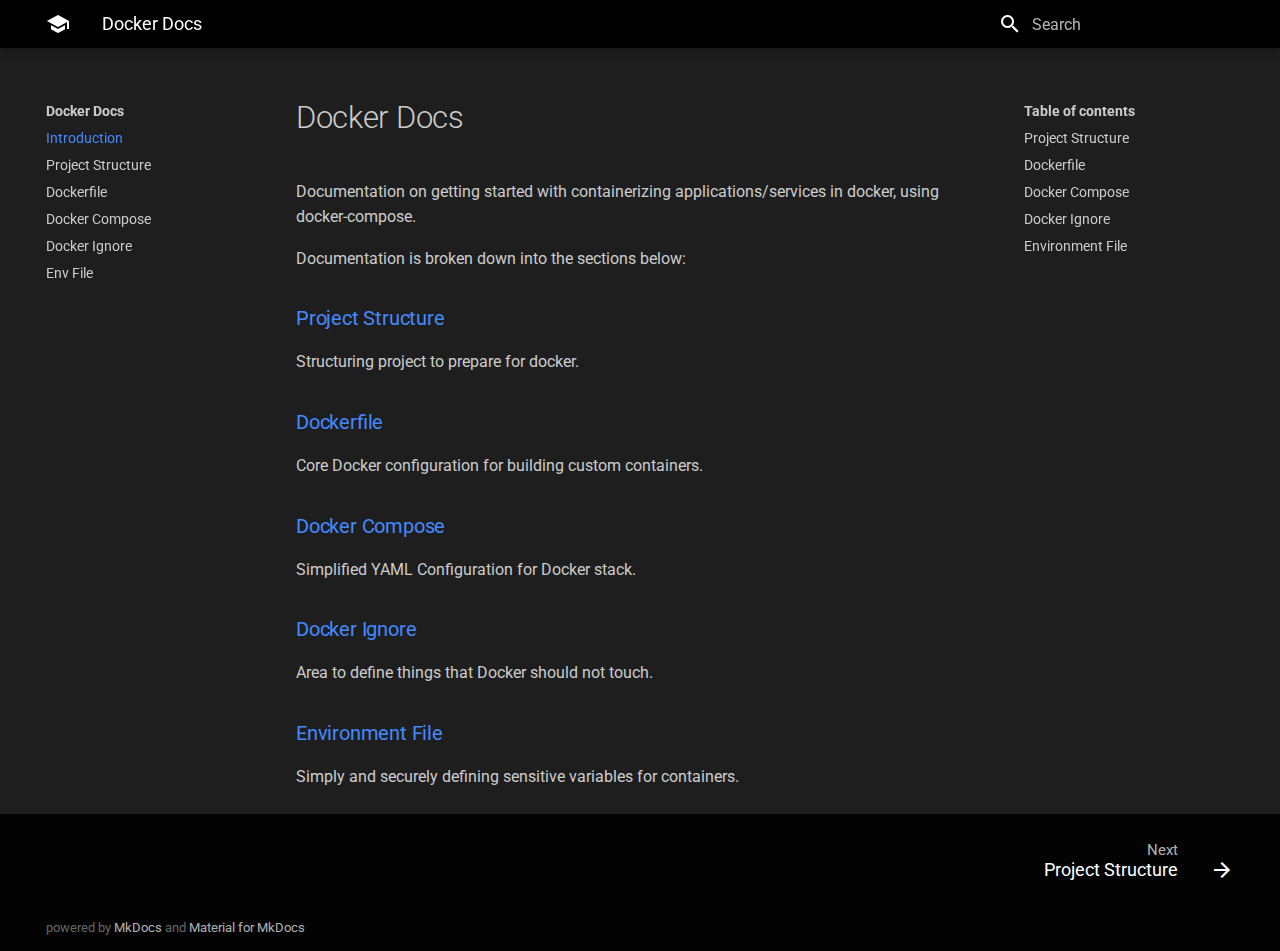
<file: index.html>
<!doctype html>
<html lang="en" class="no-js">
  <head>
    
      <meta charset="utf-8">
      <meta name="viewport" content="width=device-width,initial-scale=1">
      <meta http-equiv="x-ua-compatible" content="ie=edge">
      
      
      
      
        <meta name="lang:clipboard.copy" content="Copy to clipboard">
      
        <meta name="lang:clipboard.copied" content="Copied to clipboard">
      
        <meta name="lang:search.language" content="en">
      
        <meta name="lang:search.pipeline.stopwords" content="True">
      
        <meta name="lang:search.pipeline.trimmer" content="True">
      
        <meta name="lang:search.result.none" content="No matching documents">
      
        <meta name="lang:search.result.one" content="1 matching document">
      
        <meta name="lang:search.result.other" content="# matching documents">
      
        <meta name="lang:search.tokenizer" content="[\s\-]+">
      
      <link rel="shortcut icon" href="assets/images/favicon.png">
      <meta name="generator" content="mkdocs-1.0.4, mkdocs-material-4.4.0">
    
    
      
        <title>Docker Docs</title>
      
    
    
      <link rel="stylesheet" href="assets/stylesheets/application.0284f74d.css">
      
        <link rel="stylesheet" href="assets/stylesheets/application-palette.01803549.css">
      
      
    
    
      <script src="assets/javascripts/modernizr.74668098.js"></script>
    
    
      
        <link href="https://fonts.gstatic.com" rel="preconnect" crossorigin>
        <link rel="stylesheet" href="https://fonts.googleapis.com/css?family=Roboto:300,400,400i,700|Roboto+Mono&display=fallback">
        <style>body,input{font-family:"Roboto","Helvetica Neue",Helvetica,Arial,sans-serif}code,kbd,pre{font-family:"Roboto Mono","Courier New",Courier,monospace}</style>
      
    
    <link rel="stylesheet" href="assets/fonts/material-icons.css">
    
    
      <link rel="stylesheet" href="css/material-dark.css">
    
    
      
    
    
  </head>
  
    
    
    <body dir="ltr" data-md-color-primary="" data-md-color-accent="indigo">
  
    <svg class="md-svg">
      <defs>
        
        
      </defs>
    </svg>
    <input class="md-toggle" data-md-toggle="drawer" type="checkbox" id="__drawer" autocomplete="off">
    <input class="md-toggle" data-md-toggle="search" type="checkbox" id="__search" autocomplete="off">
    <label class="md-overlay" data-md-component="overlay" for="__drawer"></label>
    
      <a href="#docker-docs" tabindex="1" class="md-skip">
        Skip to content
      </a>
    
    
      <header class="md-header" data-md-component="header">
  <nav class="md-header-nav md-grid">
    <div class="md-flex">
      <div class="md-flex__cell md-flex__cell--shrink">
        <a href="." title="Docker Docs" class="md-header-nav__button md-logo">
          
            <i class="md-icon"></i>
          
        </a>
      </div>
      <div class="md-flex__cell md-flex__cell--shrink">
        <label class="md-icon md-icon--menu md-header-nav__button" for="__drawer"></label>
      </div>
      <div class="md-flex__cell md-flex__cell--stretch">
        <div class="md-flex__ellipsis md-header-nav__title" data-md-component="title">
          
            <span class="md-header-nav__topic">
              Docker Docs
            </span>
            <span class="md-header-nav__topic">
              
                Introduction
              
            </span>
          
        </div>
      </div>
      <div class="md-flex__cell md-flex__cell--shrink">
        
          <label class="md-icon md-icon--search md-header-nav__button" for="__search"></label>
          
<div class="md-search" data-md-component="search" role="dialog">
  <label class="md-search__overlay" for="__search"></label>
  <div class="md-search__inner" role="search">
    <form class="md-search__form" name="search">
      <input type="text" class="md-search__input" name="query" placeholder="Search" autocapitalize="off" autocorrect="off" autocomplete="off" spellcheck="false" data-md-component="query" data-md-state="active">
      <label class="md-icon md-search__icon" for="__search"></label>
      <button type="reset" class="md-icon md-search__icon" data-md-component="reset" tabindex="-1">
        &#xE5CD;
      </button>
    </form>
    <div class="md-search__output">
      <div class="md-search__scrollwrap" data-md-scrollfix>
        <div class="md-search-result" data-md-component="result">
          <div class="md-search-result__meta">
            Type to start searching
          </div>
          <ol class="md-search-result__list"></ol>
        </div>
      </div>
    </div>
  </div>
</div>
        
      </div>
      
    </div>
  </nav>
</header>
    
    <div class="md-container">
      
        
      
      
      <main class="md-main">
        <div class="md-main__inner md-grid" data-md-component="container">
          
            
              <div class="md-sidebar md-sidebar--primary" data-md-component="navigation">
                <div class="md-sidebar__scrollwrap">
                  <div class="md-sidebar__inner">
                    <nav class="md-nav md-nav--primary" data-md-level="0">
  <label class="md-nav__title md-nav__title--site" for="__drawer">
    <a href="." title="Docker Docs" class="md-nav__button md-logo">
      
        <i class="md-icon"></i>
      
    </a>
    Docker Docs
  </label>
  
  <ul class="md-nav__list" data-md-scrollfix>
    
      
      
      

  


  <li class="md-nav__item md-nav__item--active">
    
    <input class="md-toggle md-nav__toggle" data-md-toggle="toc" type="checkbox" id="__toc">
    
      
    
    
      <label class="md-nav__link md-nav__link--active" for="__toc">
        Introduction
      </label>
    
    <a href="." title="Introduction" class="md-nav__link md-nav__link--active">
      Introduction
    </a>
    
      
<nav class="md-nav md-nav--secondary">
  
  
    
  
  
    <label class="md-nav__title" for="__toc">Table of contents</label>
    <ul class="md-nav__list" data-md-scrollfix>
      
        <li class="md-nav__item">
  <a href="#project-structure" title="Project Structure" class="md-nav__link">
    Project Structure
  </a>
  
</li>
      
        <li class="md-nav__item">
  <a href="#dockerfile" title="Dockerfile" class="md-nav__link">
    Dockerfile
  </a>
  
</li>
      
        <li class="md-nav__item">
  <a href="#docker-compose" title="Docker Compose" class="md-nav__link">
    Docker Compose
  </a>
  
</li>
      
        <li class="md-nav__item">
  <a href="#docker-ignore" title="Docker Ignore" class="md-nav__link">
    Docker Ignore
  </a>
  
</li>
      
        <li class="md-nav__item">
  <a href="#environment-file" title="Environment File" class="md-nav__link">
    Environment File
  </a>
  
</li>
      
      
      
      
      
    </ul>
  
</nav>
    
  </li>

    
      
      
      


  <li class="md-nav__item">
    <a href="project_structure/" title="Project Structure" class="md-nav__link">
      Project Structure
    </a>
  </li>

    
      
      
      


  <li class="md-nav__item">
    <a href="dockerfile/" title="Dockerfile" class="md-nav__link">
      Dockerfile
    </a>
  </li>

    
      
      
      


  <li class="md-nav__item">
    <a href="docker_compose/" title="Docker Compose" class="md-nav__link">
      Docker Compose
    </a>
  </li>

    
      
      
      


  <li class="md-nav__item">
    <a href="dockerignore/" title="Docker Ignore" class="md-nav__link">
      Docker Ignore
    </a>
  </li>

    
      
      
      


  <li class="md-nav__item">
    <a href="env_file/" title="Env File" class="md-nav__link">
      Env File
    </a>
  </li>

    
  </ul>
</nav>
                  </div>
                </div>
              </div>
            
            
              <div class="md-sidebar md-sidebar--secondary" data-md-component="toc">
                <div class="md-sidebar__scrollwrap">
                  <div class="md-sidebar__inner">
                    
<nav class="md-nav md-nav--secondary">
  
  
    
  
  
    <label class="md-nav__title" for="__toc">Table of contents</label>
    <ul class="md-nav__list" data-md-scrollfix>
      
        <li class="md-nav__item">
  <a href="#project-structure" title="Project Structure" class="md-nav__link">
    Project Structure
  </a>
  
</li>
      
        <li class="md-nav__item">
  <a href="#dockerfile" title="Dockerfile" class="md-nav__link">
    Dockerfile
  </a>
  
</li>
      
        <li class="md-nav__item">
  <a href="#docker-compose" title="Docker Compose" class="md-nav__link">
    Docker Compose
  </a>
  
</li>
      
        <li class="md-nav__item">
  <a href="#docker-ignore" title="Docker Ignore" class="md-nav__link">
    Docker Ignore
  </a>
  
</li>
      
        <li class="md-nav__item">
  <a href="#environment-file" title="Environment File" class="md-nav__link">
    Environment File
  </a>
  
</li>
      
      
      
      
      
    </ul>
  
</nav>
                  </div>
                </div>
              </div>
            
          
          <div class="md-content">
            <article class="md-content__inner md-typeset">
              
                
                
                <h1 id="docker-docs">Docker Docs</h1>
<p>Documentation on getting started with containerizing applications/services in docker, using docker-compose.</p>
<p>Documentation is broken down into the sections below:</p>
<h3 id="project-structure"><a href="project_structure/">Project Structure</a></h3>
<p>Structuring project to prepare for docker.</p>
<h3 id="dockerfile"><a href="dockerfile/">Dockerfile</a></h3>
<p>Core Docker configuration for building custom containers.</p>
<h3 id="docker-compose"><a href="docker_compose/">Docker Compose</a></h3>
<p>Simplified YAML Configuration for Docker stack.</p>
<h3 id="docker-ignore"><a href="./docker_ignore.md">Docker Ignore</a></h3>
<p>Area to define things that Docker should not touch.</p>
<h3 id="environment-file"><a href="env_file/">Environment File</a></h3>
<p>Simply and securely defining sensitive variables for containers.</p>
                
                  
                
              
              
                


              
            </article>
          </div>
        </div>
      </main>
      
        
<footer class="md-footer">
  
    <div class="md-footer-nav">
      <nav class="md-footer-nav__inner md-grid">
        
        
          <a href="project_structure/" title="Project Structure" class="md-flex md-footer-nav__link md-footer-nav__link--next" rel="next">
            <div class="md-flex__cell md-flex__cell--stretch md-footer-nav__title">
              <span class="md-flex__ellipsis">
                <span class="md-footer-nav__direction">
                  Next
                </span>
                Project Structure
              </span>
            </div>
            <div class="md-flex__cell md-flex__cell--shrink">
              <i class="md-icon md-icon--arrow-forward md-footer-nav__button"></i>
            </div>
          </a>
        
      </nav>
    </div>
  
  <div class="md-footer-meta md-typeset">
    <div class="md-footer-meta__inner md-grid">
      <div class="md-footer-copyright">
        
        powered by
        <a href="https://www.mkdocs.org">MkDocs</a>
        and
        <a href="https://squidfunk.github.io/mkdocs-material/">
          Material for MkDocs</a>
      </div>
      
    </div>
  </div>
</footer>
      
    </div>
    
      <script src="assets/javascripts/application.245445c6.js"></script>
      
      <script>app.initialize({version:"1.0.4",url:{base:"."}})</script>
      
    
  </body>
</html>
</file>
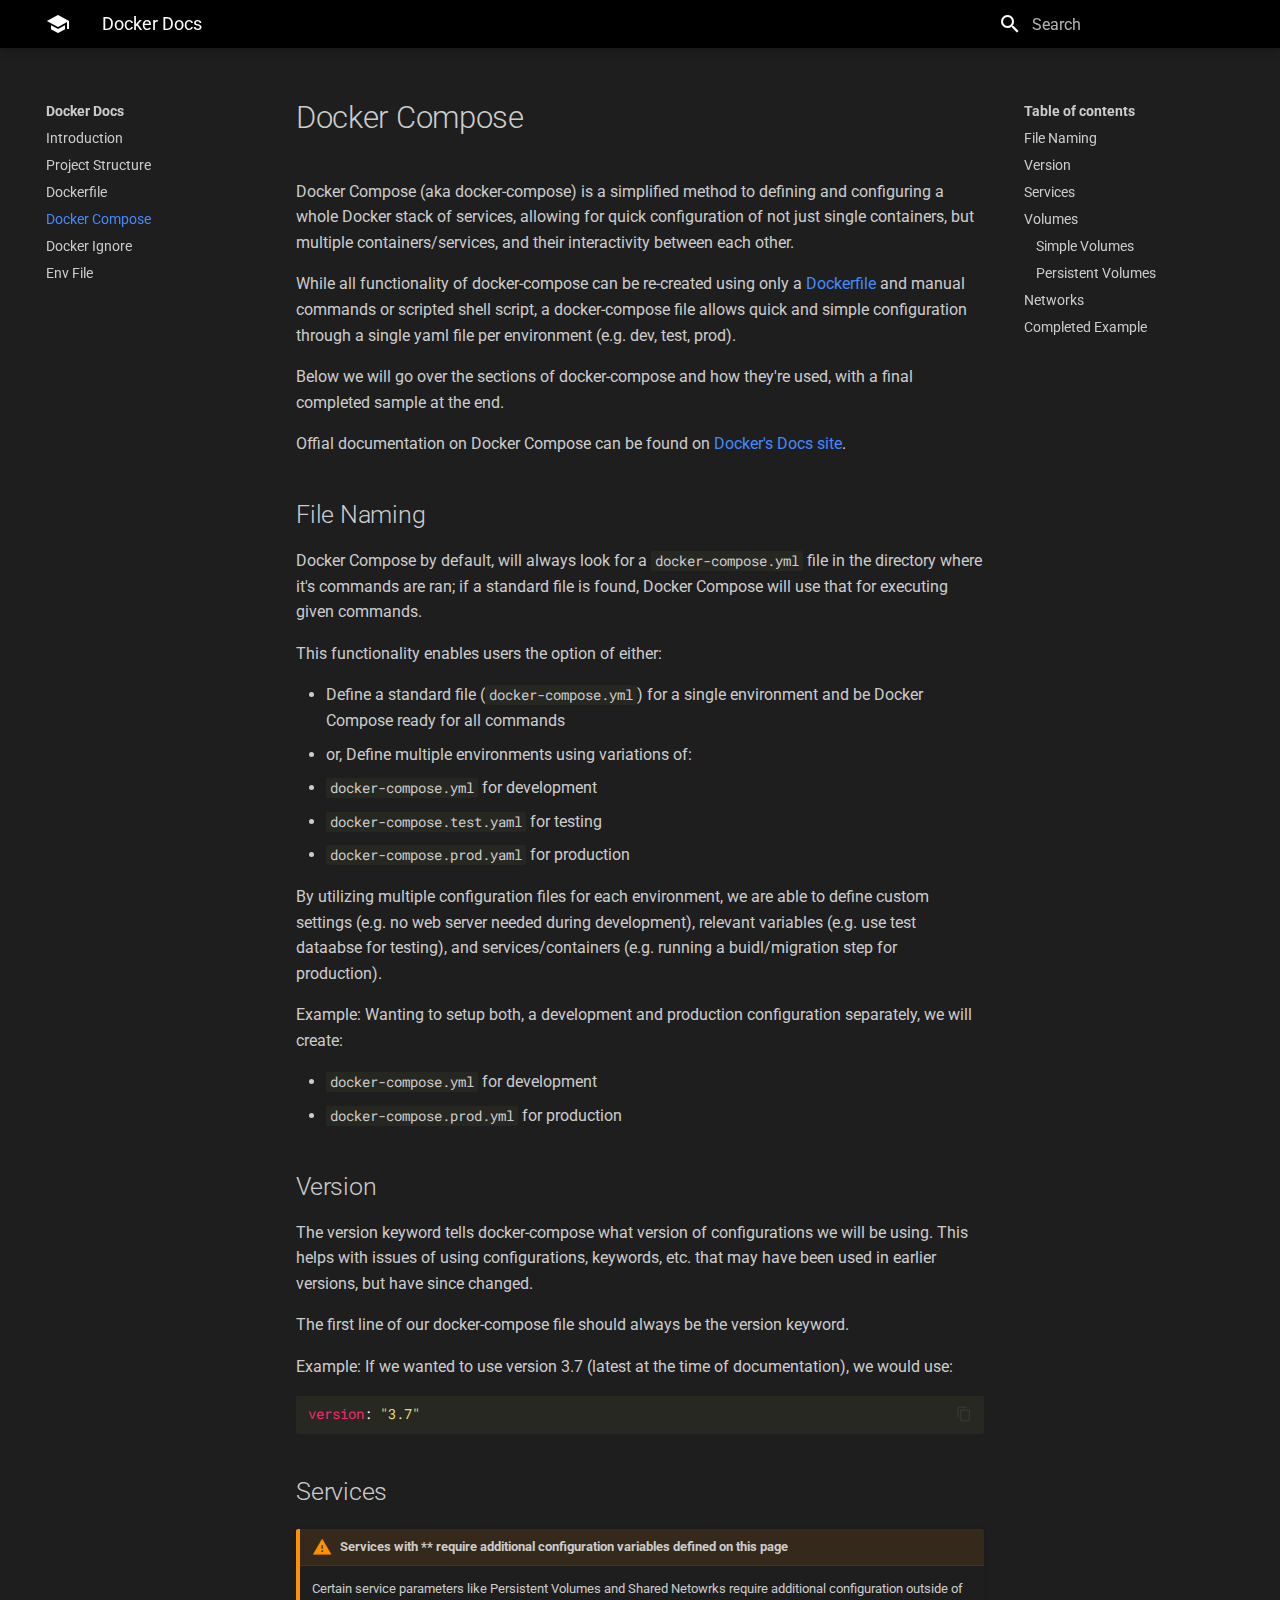
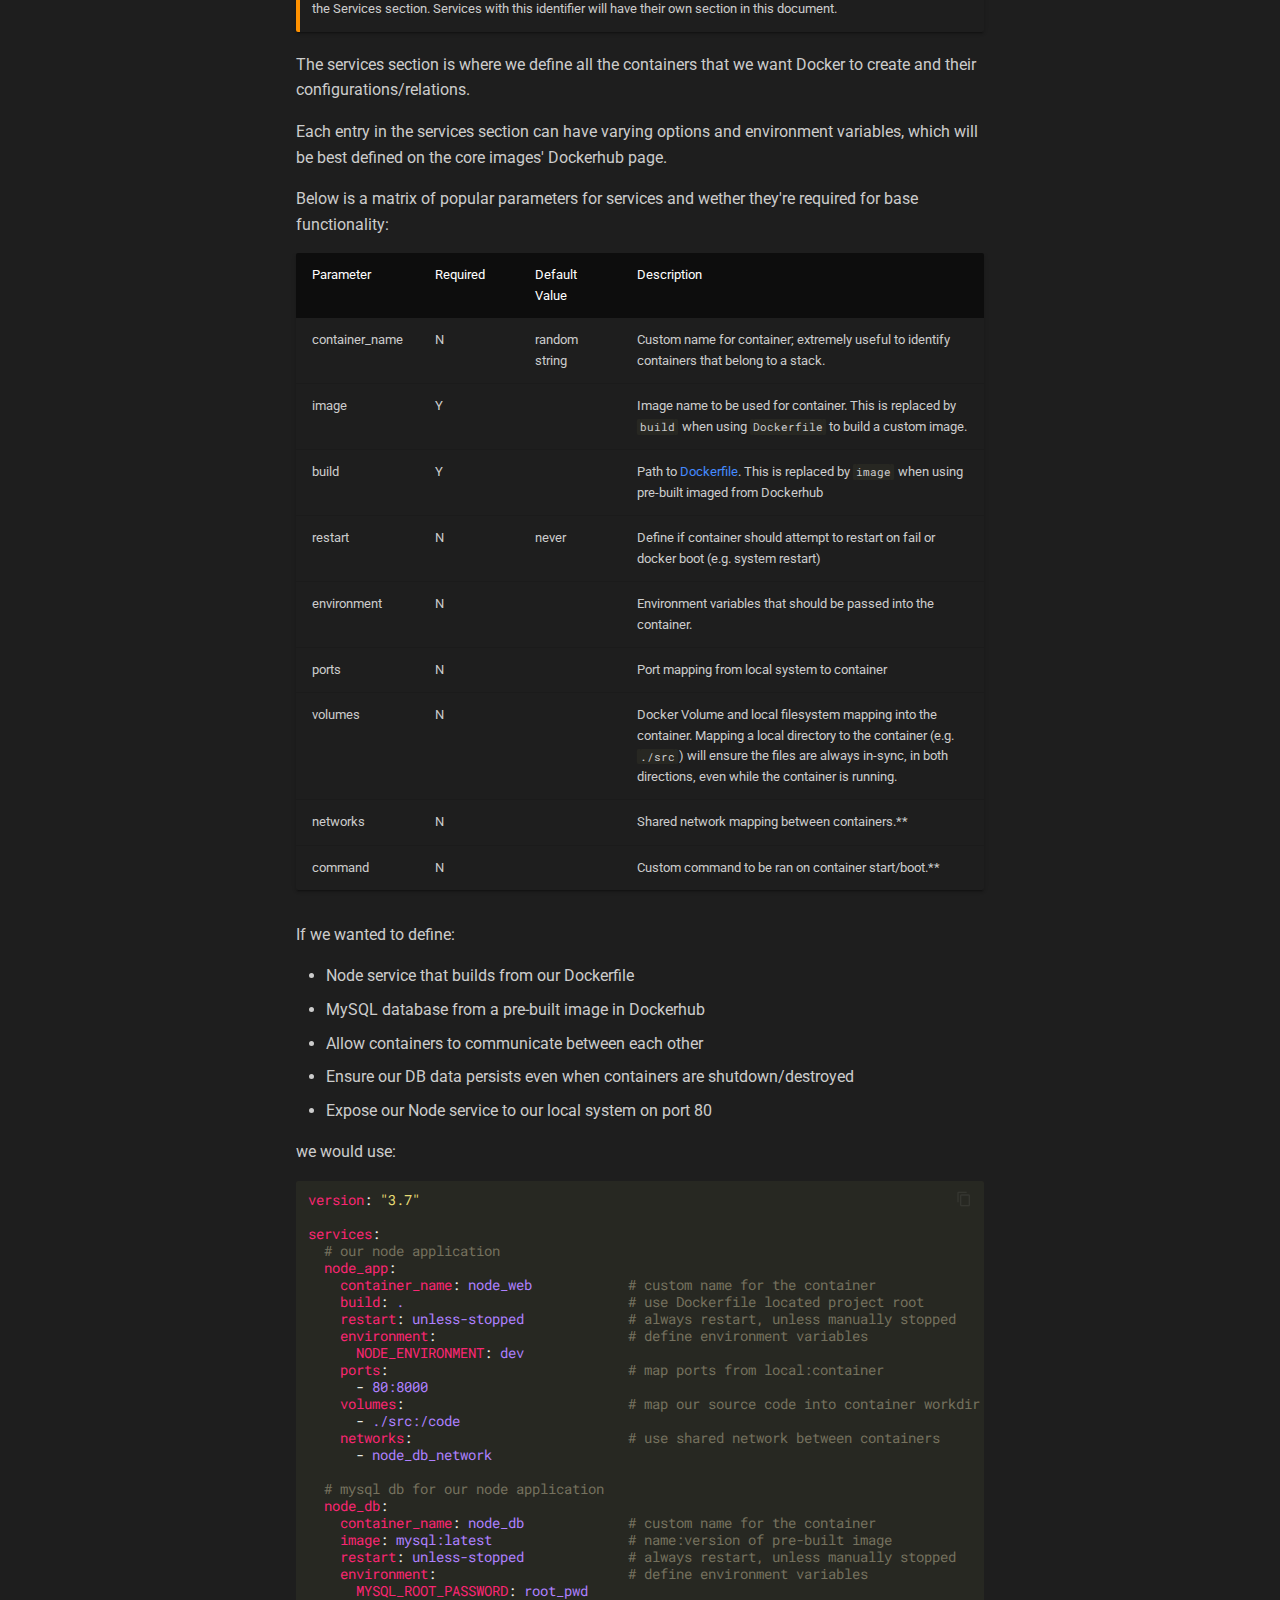
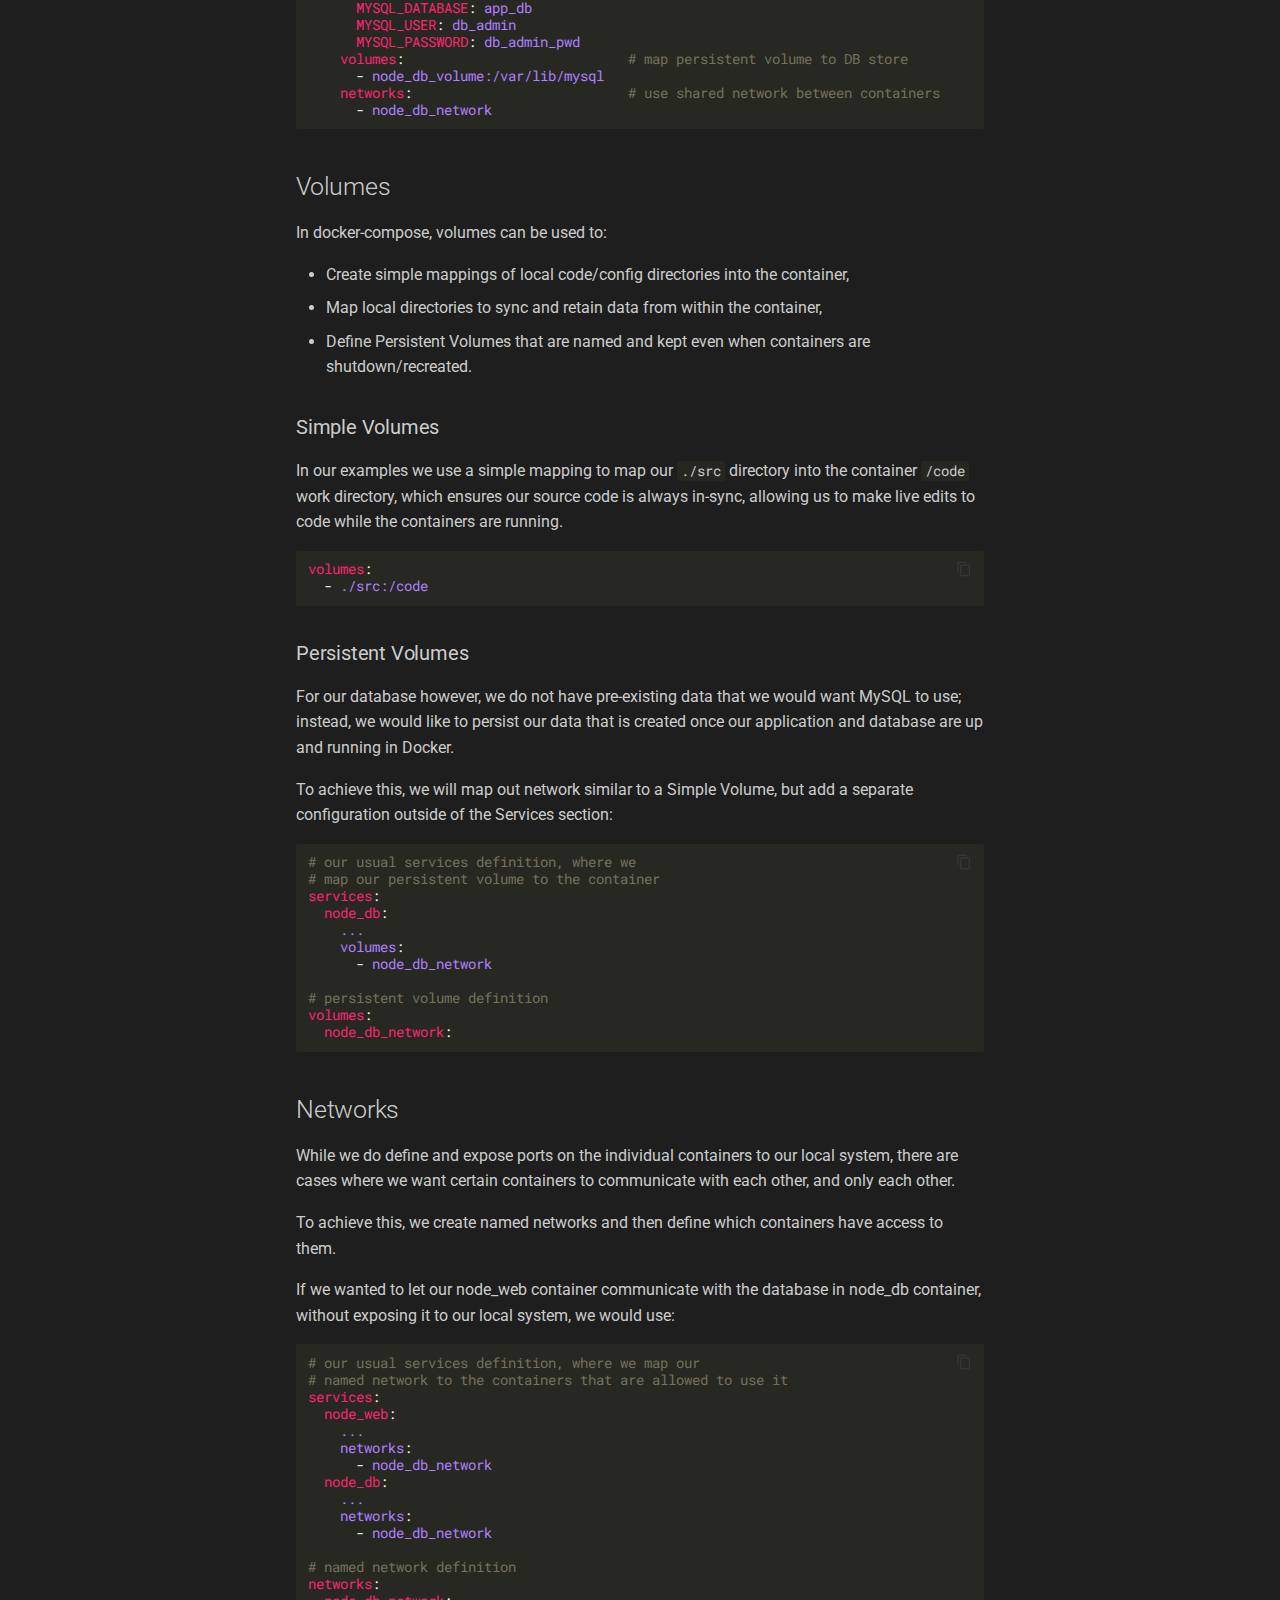
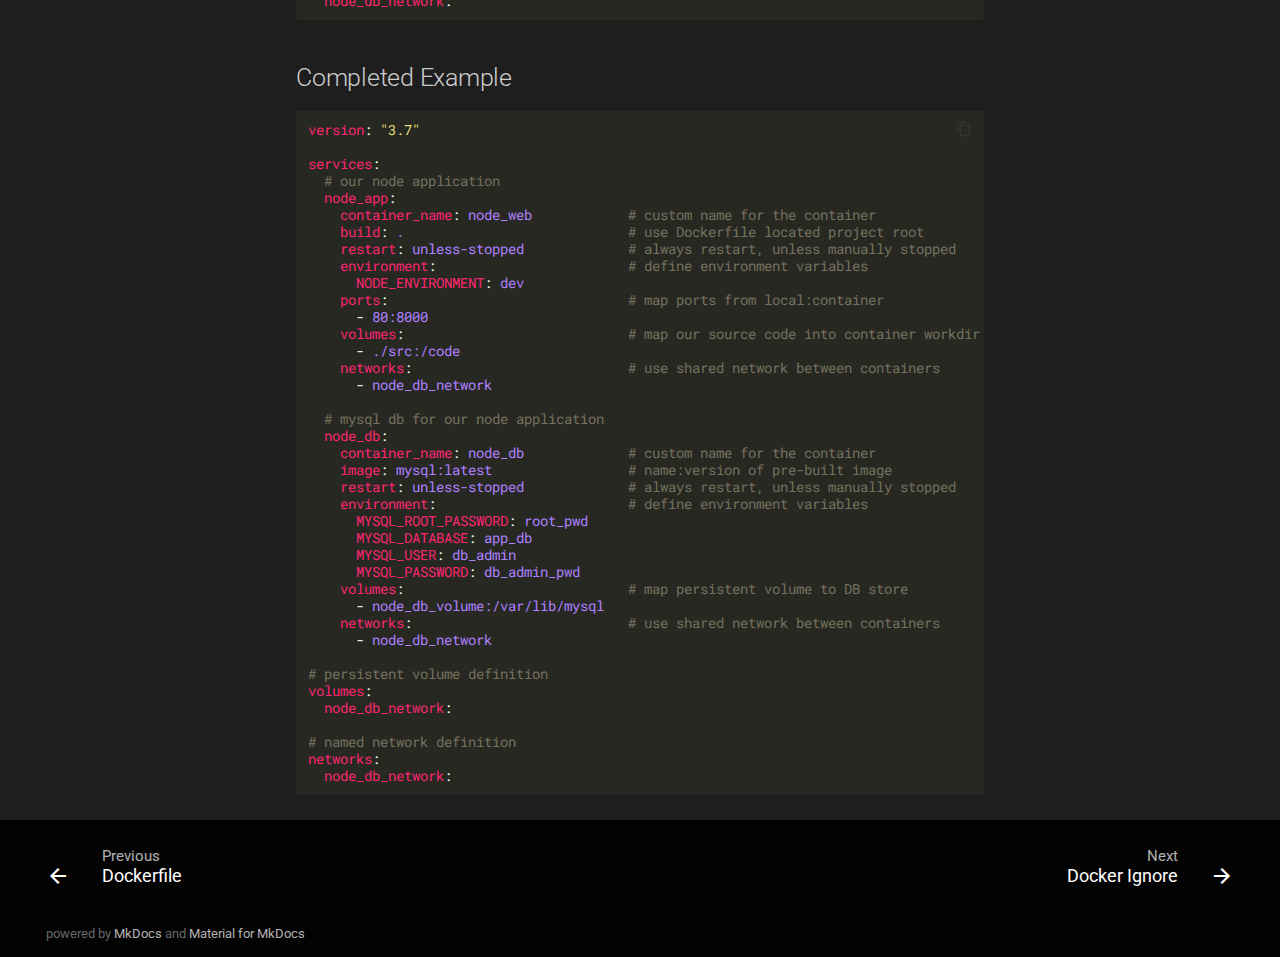
<file: docker_compose/index.html>
<!doctype html>
<html lang="en" class="no-js">
  <head>
    
      <meta charset="utf-8">
      <meta name="viewport" content="width=device-width,initial-scale=1">
      <meta http-equiv="x-ua-compatible" content="ie=edge">
      
      
      
      
        <meta name="lang:clipboard.copy" content="Copy to clipboard">
      
        <meta name="lang:clipboard.copied" content="Copied to clipboard">
      
        <meta name="lang:search.language" content="en">
      
        <meta name="lang:search.pipeline.stopwords" content="True">
      
        <meta name="lang:search.pipeline.trimmer" content="True">
      
        <meta name="lang:search.result.none" content="No matching documents">
      
        <meta name="lang:search.result.one" content="1 matching document">
      
        <meta name="lang:search.result.other" content="# matching documents">
      
        <meta name="lang:search.tokenizer" content="[\s\-]+">
      
      <link rel="shortcut icon" href="../assets/images/favicon.png">
      <meta name="generator" content="mkdocs-1.0.4, mkdocs-material-4.4.0">
    
    
      
        <title>Docker Compose - Docker Docs</title>
      
    
    
      <link rel="stylesheet" href="../assets/stylesheets/application.0284f74d.css">
      
        <link rel="stylesheet" href="../assets/stylesheets/application-palette.01803549.css">
      
      
    
    
      <script src="../assets/javascripts/modernizr.74668098.js"></script>
    
    
      
        <link href="https://fonts.gstatic.com" rel="preconnect" crossorigin>
        <link rel="stylesheet" href="https://fonts.googleapis.com/css?family=Roboto:300,400,400i,700|Roboto+Mono&display=fallback">
        <style>body,input{font-family:"Roboto","Helvetica Neue",Helvetica,Arial,sans-serif}code,kbd,pre{font-family:"Roboto Mono","Courier New",Courier,monospace}</style>
      
    
    <link rel="stylesheet" href="../assets/fonts/material-icons.css">
    
    
      <link rel="stylesheet" href="../css/material-dark.css">
    
    
      
    
    
  </head>
  
    
    
    <body dir="ltr" data-md-color-primary="" data-md-color-accent="indigo">
  
    <svg class="md-svg">
      <defs>
        
        
      </defs>
    </svg>
    <input class="md-toggle" data-md-toggle="drawer" type="checkbox" id="__drawer" autocomplete="off">
    <input class="md-toggle" data-md-toggle="search" type="checkbox" id="__search" autocomplete="off">
    <label class="md-overlay" data-md-component="overlay" for="__drawer"></label>
    
      <a href="#docker-compose" tabindex="1" class="md-skip">
        Skip to content
      </a>
    
    
      <header class="md-header" data-md-component="header">
  <nav class="md-header-nav md-grid">
    <div class="md-flex">
      <div class="md-flex__cell md-flex__cell--shrink">
        <a href=".." title="Docker Docs" class="md-header-nav__button md-logo">
          
            <i class="md-icon"></i>
          
        </a>
      </div>
      <div class="md-flex__cell md-flex__cell--shrink">
        <label class="md-icon md-icon--menu md-header-nav__button" for="__drawer"></label>
      </div>
      <div class="md-flex__cell md-flex__cell--stretch">
        <div class="md-flex__ellipsis md-header-nav__title" data-md-component="title">
          
            <span class="md-header-nav__topic">
              Docker Docs
            </span>
            <span class="md-header-nav__topic">
              
                Docker Compose
              
            </span>
          
        </div>
      </div>
      <div class="md-flex__cell md-flex__cell--shrink">
        
          <label class="md-icon md-icon--search md-header-nav__button" for="__search"></label>
          
<div class="md-search" data-md-component="search" role="dialog">
  <label class="md-search__overlay" for="__search"></label>
  <div class="md-search__inner" role="search">
    <form class="md-search__form" name="search">
      <input type="text" class="md-search__input" name="query" placeholder="Search" autocapitalize="off" autocorrect="off" autocomplete="off" spellcheck="false" data-md-component="query" data-md-state="active">
      <label class="md-icon md-search__icon" for="__search"></label>
      <button type="reset" class="md-icon md-search__icon" data-md-component="reset" tabindex="-1">
        &#xE5CD;
      </button>
    </form>
    <div class="md-search__output">
      <div class="md-search__scrollwrap" data-md-scrollfix>
        <div class="md-search-result" data-md-component="result">
          <div class="md-search-result__meta">
            Type to start searching
          </div>
          <ol class="md-search-result__list"></ol>
        </div>
      </div>
    </div>
  </div>
</div>
        
      </div>
      
    </div>
  </nav>
</header>
    
    <div class="md-container">
      
        
      
      
      <main class="md-main">
        <div class="md-main__inner md-grid" data-md-component="container">
          
            
              <div class="md-sidebar md-sidebar--primary" data-md-component="navigation">
                <div class="md-sidebar__scrollwrap">
                  <div class="md-sidebar__inner">
                    <nav class="md-nav md-nav--primary" data-md-level="0">
  <label class="md-nav__title md-nav__title--site" for="__drawer">
    <a href=".." title="Docker Docs" class="md-nav__button md-logo">
      
        <i class="md-icon"></i>
      
    </a>
    Docker Docs
  </label>
  
  <ul class="md-nav__list" data-md-scrollfix>
    
      
      
      


  <li class="md-nav__item">
    <a href=".." title="Introduction" class="md-nav__link">
      Introduction
    </a>
  </li>

    
      
      
      


  <li class="md-nav__item">
    <a href="../project_structure/" title="Project Structure" class="md-nav__link">
      Project Structure
    </a>
  </li>

    
      
      
      


  <li class="md-nav__item">
    <a href="../dockerfile/" title="Dockerfile" class="md-nav__link">
      Dockerfile
    </a>
  </li>

    
      
      
      

  


  <li class="md-nav__item md-nav__item--active">
    
    <input class="md-toggle md-nav__toggle" data-md-toggle="toc" type="checkbox" id="__toc">
    
      
    
    
      <label class="md-nav__link md-nav__link--active" for="__toc">
        Docker Compose
      </label>
    
    <a href="./" title="Docker Compose" class="md-nav__link md-nav__link--active">
      Docker Compose
    </a>
    
      
<nav class="md-nav md-nav--secondary">
  
  
    
  
  
    <label class="md-nav__title" for="__toc">Table of contents</label>
    <ul class="md-nav__list" data-md-scrollfix>
      
        <li class="md-nav__item">
  <a href="#file-naming" title="File Naming" class="md-nav__link">
    File Naming
  </a>
  
</li>
      
        <li class="md-nav__item">
  <a href="#version" title="Version" class="md-nav__link">
    Version
  </a>
  
</li>
      
        <li class="md-nav__item">
  <a href="#services" title="Services" class="md-nav__link">
    Services
  </a>
  
</li>
      
        <li class="md-nav__item">
  <a href="#volumes" title="Volumes" class="md-nav__link">
    Volumes
  </a>
  
    <nav class="md-nav">
      <ul class="md-nav__list">
        
          <li class="md-nav__item">
  <a href="#simple-volumes" title="Simple Volumes" class="md-nav__link">
    Simple Volumes
  </a>
  
</li>
        
          <li class="md-nav__item">
  <a href="#persistent-volumes" title="Persistent Volumes" class="md-nav__link">
    Persistent Volumes
  </a>
  
</li>
        
      </ul>
    </nav>
  
</li>
      
        <li class="md-nav__item">
  <a href="#networks" title="Networks" class="md-nav__link">
    Networks
  </a>
  
</li>
      
        <li class="md-nav__item">
  <a href="#completed-example" title="Completed Example" class="md-nav__link">
    Completed Example
  </a>
  
</li>
      
      
      
      
      
    </ul>
  
</nav>
    
  </li>

    
      
      
      


  <li class="md-nav__item">
    <a href="../dockerignore/" title="Docker Ignore" class="md-nav__link">
      Docker Ignore
    </a>
  </li>

    
      
      
      


  <li class="md-nav__item">
    <a href="../env_file/" title="Env File" class="md-nav__link">
      Env File
    </a>
  </li>

    
  </ul>
</nav>
                  </div>
                </div>
              </div>
            
            
              <div class="md-sidebar md-sidebar--secondary" data-md-component="toc">
                <div class="md-sidebar__scrollwrap">
                  <div class="md-sidebar__inner">
                    
<nav class="md-nav md-nav--secondary">
  
  
    
  
  
    <label class="md-nav__title" for="__toc">Table of contents</label>
    <ul class="md-nav__list" data-md-scrollfix>
      
        <li class="md-nav__item">
  <a href="#file-naming" title="File Naming" class="md-nav__link">
    File Naming
  </a>
  
</li>
      
        <li class="md-nav__item">
  <a href="#version" title="Version" class="md-nav__link">
    Version
  </a>
  
</li>
      
        <li class="md-nav__item">
  <a href="#services" title="Services" class="md-nav__link">
    Services
  </a>
  
</li>
      
        <li class="md-nav__item">
  <a href="#volumes" title="Volumes" class="md-nav__link">
    Volumes
  </a>
  
    <nav class="md-nav">
      <ul class="md-nav__list">
        
          <li class="md-nav__item">
  <a href="#simple-volumes" title="Simple Volumes" class="md-nav__link">
    Simple Volumes
  </a>
  
</li>
        
          <li class="md-nav__item">
  <a href="#persistent-volumes" title="Persistent Volumes" class="md-nav__link">
    Persistent Volumes
  </a>
  
</li>
        
      </ul>
    </nav>
  
</li>
      
        <li class="md-nav__item">
  <a href="#networks" title="Networks" class="md-nav__link">
    Networks
  </a>
  
</li>
      
        <li class="md-nav__item">
  <a href="#completed-example" title="Completed Example" class="md-nav__link">
    Completed Example
  </a>
  
</li>
      
      
      
      
      
    </ul>
  
</nav>
                  </div>
                </div>
              </div>
            
          
          <div class="md-content">
            <article class="md-content__inner md-typeset">
              
                
                
                <h1 id="docker-compose">Docker Compose</h1>
<p>Docker Compose (aka docker-compose) is a simplified method to defining and configuring a whole Docker stack of services, allowing for quick configuration of not just single containers, but multiple containers/services, and their interactivity between each other.</p>
<p>While all functionality of docker-compose can be re-created using only a <a href="../dockerfile/">Dockerfile</a> and manual commands or scripted shell script, a docker-compose file allows quick and simple configuration through a single yaml file per environment (e.g. dev, test, prod).</p>
<p>Below we will go over the sections of docker-compose and how they're used, with a final completed sample at the end.</p>
<p>Offial documentation on Docker Compose can be found on <a href="https://docs.docker.com/compose/">Docker's Docs site</a>.</p>
<h2 id="file-naming">File Naming</h2>
<p>Docker Compose by default, will always look for a <code>docker-compose.yml</code> file in the directory where it's commands are ran; if a standard file is found, Docker Compose will use that for executing given commands.</p>
<p>This functionality enables users the option of either:</p>
<ul>
<li>
<p>Define a standard file (<code>docker-compose.yml</code>) for a single environment and be Docker Compose ready for all commands</p>
</li>
<li>
<p>or, Define multiple environments using variations of:</p>
</li>
<li><code>docker-compose.yml</code> for development</li>
<li><code>docker-compose.test.yaml</code> for testing</li>
<li><code>docker-compose.prod.yaml</code> for production</li>
</ul>
<p>By utilizing multiple configuration files for each environment, we are able to define custom settings (e.g. no web server needed during development), relevant variables (e.g. use test dataabse for testing), and services/containers (e.g. running a buidl/migration step for production).</p>
<p>Example: Wanting to setup both, a development and production configuration separately, we will create:</p>
<ul>
<li><code>docker-compose.yml</code> for development</li>
<li><code>docker-compose.prod.yml</code> for production</li>
</ul>
<h2 id="version">Version</h2>
<p>The version keyword tells docker-compose what version of configurations we will be using. This helps with issues of using configurations, keywords, etc. that may have been used in earlier versions, but have since changed.</p>
<p>The first line of our docker-compose file should always be the version keyword.</p>
<p>Example: If we wanted to use version 3.7 (latest at the time of documentation), we would use:</p>
<div class="codehilite" style="background: #272822"><pre style="line-height: 125%"><span></span><span style="color: #f92672">version</span><span style="color: #f8f8f2">:</span> <span style="color: #e6db74">&quot;3.7&quot;</span>
</pre></div>


<h2 id="services">Services</h2>
<div class="admonition warning">
<p class="admonition-title">Services with ** require additional configuration variables defined on this page</p>
<p>Certain service parameters like Persistent Volumes and Shared Netowrks require additional configuration outside of the Services section. Services with this identifier will have their own section in this document.</p>
</div>
<p>The services section is where we define all the containers that we want Docker to create and their configurations/relations.</p>
<p>Each entry in the services section can have varying options and environment variables, which will be best defined on the core images' Dockerhub page.</p>
<p>Below is a matrix of popular parameters for services and wether they're required for base functionality:</p>
<table>
<thead>
<tr>
<th>Parameter</th>
<th>Required</th>
<th>Default Value</th>
<th>Description</th>
</tr>
</thead>
<tbody>
<tr>
<td>container_name</td>
<td>N</td>
<td>random string</td>
<td>Custom name for container; extremely useful to identify containers that belong to a stack.</td>
</tr>
<tr>
<td>image</td>
<td>Y</td>
<td></td>
<td>Image name to be used for container. This is replaced by <code>build</code> when using <code>Dockerfile</code> to build a custom image.</td>
</tr>
<tr>
<td>build</td>
<td>Y</td>
<td></td>
<td>Path to <a href="../dockerfile/">Dockerfile</a>. This is replaced by <code>image</code> when using pre-built imaged from Dockerhub</td>
</tr>
<tr>
<td>restart</td>
<td>N</td>
<td>never</td>
<td>Define if container should attempt to restart on fail or docker boot (e.g. system restart)</td>
</tr>
<tr>
<td>environment</td>
<td>N</td>
<td></td>
<td>Environment variables that should be passed into the container.</td>
</tr>
<tr>
<td>ports</td>
<td>N</td>
<td></td>
<td>Port mapping from local system to container</td>
</tr>
<tr>
<td>volumes</td>
<td>N</td>
<td></td>
<td>Docker Volume and local filesystem mapping into the container. Mapping a local directory to the container (e.g. <code>./src</code>) will ensure the files are always in-sync, in both directions, even while the container is running.</td>
</tr>
<tr>
<td>networks</td>
<td>N</td>
<td></td>
<td>Shared network mapping between containers.**</td>
</tr>
<tr>
<td>command</td>
<td>N</td>
<td></td>
<td>Custom command to be ran on container start/boot.**</td>
</tr>
</tbody>
</table>
<p>If we wanted to define:</p>
<ul>
<li>Node service that builds from our Dockerfile</li>
<li>MySQL database from a pre-built image in Dockerhub</li>
<li>Allow containers to communicate between each other</li>
<li>Ensure our DB data persists even when containers are shutdown/destroyed</li>
<li>Expose our Node service to our local system on port 80</li>
</ul>
<p>we would use:</p>
<div class="codehilite" style="background: #272822"><pre style="line-height: 125%"><span></span><span style="color: #f92672">version</span><span style="color: #f8f8f2">:</span> <span style="color: #e6db74">&quot;3.7&quot;</span>

<span style="color: #f92672">services</span><span style="color: #f8f8f2">:</span>
  <span style="color: #75715e"># our node application</span>
  <span style="color: #f92672">node_app</span><span style="color: #f8f8f2">:</span>
    <span style="color: #f92672">container_name</span><span style="color: #f8f8f2">:</span> <span style="color: #ae81ff">node_web</span>            <span style="color: #75715e"># custom name for the container</span>
    <span style="color: #f92672">build</span><span style="color: #f8f8f2">:</span> <span style="color: #ae81ff">.</span>                            <span style="color: #75715e"># use Dockerfile located project root</span>
    <span style="color: #f92672">restart</span><span style="color: #f8f8f2">:</span> <span style="color: #ae81ff">unless-stopped</span>             <span style="color: #75715e"># always restart, unless manually stopped</span>
    <span style="color: #f92672">environment</span><span style="color: #f8f8f2">:</span>                        <span style="color: #75715e"># define environment variables</span>
      <span style="color: #f92672">NODE_ENVIRONMENT</span><span style="color: #f8f8f2">:</span> <span style="color: #ae81ff">dev</span>             
    <span style="color: #f92672">ports</span><span style="color: #f8f8f2">:</span>                              <span style="color: #75715e"># map ports from local:container</span>
      <span style="color: #f8f8f2">-</span> <span style="color: #ae81ff">80:8000</span>                         
    <span style="color: #f92672">volumes</span><span style="color: #f8f8f2">:</span>                            <span style="color: #75715e"># map our source code into container workdir</span>
      <span style="color: #f8f8f2">-</span> <span style="color: #ae81ff">./src:/code</span>                     
    <span style="color: #f92672">networks</span><span style="color: #f8f8f2">:</span>                           <span style="color: #75715e"># use shared network between containers</span>
      <span style="color: #f8f8f2">-</span> <span style="color: #ae81ff">node_db_network</span>                 

  <span style="color: #75715e"># mysql db for our node application</span>
  <span style="color: #f92672">node_db</span><span style="color: #f8f8f2">:</span>
    <span style="color: #f92672">container_name</span><span style="color: #f8f8f2">:</span> <span style="color: #ae81ff">node_db</span>             <span style="color: #75715e"># custom name for the container</span>
    <span style="color: #f92672">image</span><span style="color: #f8f8f2">:</span> <span style="color: #ae81ff">mysql:latest</span>                 <span style="color: #75715e"># name:version of pre-built image</span>
    <span style="color: #f92672">restart</span><span style="color: #f8f8f2">:</span> <span style="color: #ae81ff">unless-stopped</span>             <span style="color: #75715e"># always restart, unless manually stopped</span>
    <span style="color: #f92672">environment</span><span style="color: #f8f8f2">:</span>                        <span style="color: #75715e"># define environment variables</span>
      <span style="color: #f92672">MYSQL_ROOT_PASSWORD</span><span style="color: #f8f8f2">:</span> <span style="color: #ae81ff">root_pwd</span>     
      <span style="color: #f92672">MYSQL_DATABASE</span><span style="color: #f8f8f2">:</span> <span style="color: #ae81ff">app_db</span>            
      <span style="color: #f92672">MYSQL_USER</span><span style="color: #f8f8f2">:</span> <span style="color: #ae81ff">db_admin</span>              
      <span style="color: #f92672">MYSQL_PASSWORD</span><span style="color: #f8f8f2">:</span> <span style="color: #ae81ff">db_admin_pwd</span>      
    <span style="color: #f92672">volumes</span><span style="color: #f8f8f2">:</span>                            <span style="color: #75715e"># map persistent volume to DB store</span>
      <span style="color: #f8f8f2">-</span> <span style="color: #ae81ff">node_db_volume:/var/lib/mysql</span>   
    <span style="color: #f92672">networks</span><span style="color: #f8f8f2">:</span>                           <span style="color: #75715e"># use shared network between containers</span>
      <span style="color: #f8f8f2">-</span> <span style="color: #ae81ff">node_db_network</span>                 
</pre></div>


<h2 id="volumes">Volumes</h2>
<p>In docker-compose, volumes can be used to: </p>
<ul>
<li>Create simple mappings of local code/config directories into the container,</li>
<li>Map local directories to sync and retain data from within the container,</li>
<li>Define Persistent Volumes that are named and kept even when containers are shutdown/recreated.</li>
</ul>
<h3 id="simple-volumes">Simple Volumes</h3>
<p>In our examples we use a simple mapping to map our <code>./src</code> directory into the container <code>/code</code> work directory, which ensures our source code is always in-sync, allowing us to make live edits to code while the containers are running.</p>
<div class="codehilite" style="background: #272822"><pre style="line-height: 125%"><span></span><span style="color: #f92672">volumes</span><span style="color: #f8f8f2">:</span>
  <span style="color: #f8f8f2">-</span> <span style="color: #ae81ff">./src:/code</span>
</pre></div>


<h3 id="persistent-volumes">Persistent Volumes</h3>
<p>For our database however, we do not have pre-existing data that we would want MySQL to use; instead, we would like to persist our data that is created once our application and database are up and running in Docker.</p>
<p>To achieve this, we will map out network similar to a Simple Volume, but add a separate configuration outside of the Services section:</p>
<div class="codehilite" style="background: #272822"><pre style="line-height: 125%"><span></span><span style="color: #75715e"># our usual services definition, where we </span>
<span style="color: #75715e"># map our persistent volume to the container</span>
<span style="color: #f92672">services</span><span style="color: #f8f8f2">:</span>
  <span style="color: #f92672">node_db</span><span style="color: #f8f8f2">:</span>
    <span style="color: #ae81ff">...</span>
    <span style="color: #ae81ff">volumes</span><span style="color: #f8f8f2">:</span>
      <span style="color: #f8f8f2">-</span> <span style="color: #ae81ff">node_db_network</span>

<span style="color: #75715e"># persistent volume definition</span>
<span style="color: #f92672">volumes</span><span style="color: #f8f8f2">:</span>
  <span style="color: #f92672">node_db_network</span><span style="color: #f8f8f2">:</span>
</pre></div>


<h2 id="networks">Networks</h2>
<p>While we do define and expose ports on the individual containers to our local system, there are cases where we want certain containers to communicate with each other, and only each other.</p>
<p>To achieve this, we create named networks and then define which containers have access to them.</p>
<p>If we wanted to let our node_web container communicate with the database in node_db container, without exposing it to our local system, we would use:</p>
<div class="codehilite" style="background: #272822"><pre style="line-height: 125%"><span></span><span style="color: #75715e"># our usual services definition, where we map our </span>
<span style="color: #75715e"># named network to the containers that are allowed to use it</span>
<span style="color: #f92672">services</span><span style="color: #f8f8f2">:</span>
  <span style="color: #f92672">node_web</span><span style="color: #f8f8f2">:</span>
    <span style="color: #ae81ff">...</span>
    <span style="color: #ae81ff">networks</span><span style="color: #f8f8f2">:</span>
      <span style="color: #f8f8f2">-</span> <span style="color: #ae81ff">node_db_network</span> 
  <span style="color: #f92672">node_db</span><span style="color: #f8f8f2">:</span>
    <span style="color: #ae81ff">...</span>
    <span style="color: #ae81ff">networks</span><span style="color: #f8f8f2">:</span>
      <span style="color: #f8f8f2">-</span> <span style="color: #ae81ff">node_db_network</span> 

<span style="color: #75715e"># named network definition</span>
<span style="color: #f92672">networks</span><span style="color: #f8f8f2">:</span>
  <span style="color: #f92672">node_db_network</span><span style="color: #f8f8f2">:</span>
</pre></div>


<h2 id="completed-example">Completed Example</h2>
<div class="codehilite" style="background: #272822"><pre style="line-height: 125%"><span></span><span style="color: #f92672">version</span><span style="color: #f8f8f2">:</span> <span style="color: #e6db74">&quot;3.7&quot;</span>

<span style="color: #f92672">services</span><span style="color: #f8f8f2">:</span>
  <span style="color: #75715e"># our node application</span>
  <span style="color: #f92672">node_app</span><span style="color: #f8f8f2">:</span>
    <span style="color: #f92672">container_name</span><span style="color: #f8f8f2">:</span> <span style="color: #ae81ff">node_web</span>            <span style="color: #75715e"># custom name for the container</span>
    <span style="color: #f92672">build</span><span style="color: #f8f8f2">:</span> <span style="color: #ae81ff">.</span>                            <span style="color: #75715e"># use Dockerfile located project root</span>
    <span style="color: #f92672">restart</span><span style="color: #f8f8f2">:</span> <span style="color: #ae81ff">unless-stopped</span>             <span style="color: #75715e"># always restart, unless manually stopped</span>
    <span style="color: #f92672">environment</span><span style="color: #f8f8f2">:</span>                        <span style="color: #75715e"># define environment variables</span>
      <span style="color: #f92672">NODE_ENVIRONMENT</span><span style="color: #f8f8f2">:</span> <span style="color: #ae81ff">dev</span>             
    <span style="color: #f92672">ports</span><span style="color: #f8f8f2">:</span>                              <span style="color: #75715e"># map ports from local:container</span>
      <span style="color: #f8f8f2">-</span> <span style="color: #ae81ff">80:8000</span>                         
    <span style="color: #f92672">volumes</span><span style="color: #f8f8f2">:</span>                            <span style="color: #75715e"># map our source code into container workdir</span>
      <span style="color: #f8f8f2">-</span> <span style="color: #ae81ff">./src:/code</span>                     
    <span style="color: #f92672">networks</span><span style="color: #f8f8f2">:</span>                           <span style="color: #75715e"># use shared network between containers</span>
      <span style="color: #f8f8f2">-</span> <span style="color: #ae81ff">node_db_network</span>                 

  <span style="color: #75715e"># mysql db for our node application</span>
  <span style="color: #f92672">node_db</span><span style="color: #f8f8f2">:</span>
    <span style="color: #f92672">container_name</span><span style="color: #f8f8f2">:</span> <span style="color: #ae81ff">node_db</span>             <span style="color: #75715e"># custom name for the container</span>
    <span style="color: #f92672">image</span><span style="color: #f8f8f2">:</span> <span style="color: #ae81ff">mysql:latest</span>                 <span style="color: #75715e"># name:version of pre-built image</span>
    <span style="color: #f92672">restart</span><span style="color: #f8f8f2">:</span> <span style="color: #ae81ff">unless-stopped</span>             <span style="color: #75715e"># always restart, unless manually stopped</span>
    <span style="color: #f92672">environment</span><span style="color: #f8f8f2">:</span>                        <span style="color: #75715e"># define environment variables</span>
      <span style="color: #f92672">MYSQL_ROOT_PASSWORD</span><span style="color: #f8f8f2">:</span> <span style="color: #ae81ff">root_pwd</span>     
      <span style="color: #f92672">MYSQL_DATABASE</span><span style="color: #f8f8f2">:</span> <span style="color: #ae81ff">app_db</span>            
      <span style="color: #f92672">MYSQL_USER</span><span style="color: #f8f8f2">:</span> <span style="color: #ae81ff">db_admin</span>              
      <span style="color: #f92672">MYSQL_PASSWORD</span><span style="color: #f8f8f2">:</span> <span style="color: #ae81ff">db_admin_pwd</span>      
    <span style="color: #f92672">volumes</span><span style="color: #f8f8f2">:</span>                            <span style="color: #75715e"># map persistent volume to DB store</span>
      <span style="color: #f8f8f2">-</span> <span style="color: #ae81ff">node_db_volume:/var/lib/mysql</span>   
    <span style="color: #f92672">networks</span><span style="color: #f8f8f2">:</span>                           <span style="color: #75715e"># use shared network between containers</span>
      <span style="color: #f8f8f2">-</span> <span style="color: #ae81ff">node_db_network</span>

<span style="color: #75715e"># persistent volume definition</span>
<span style="color: #f92672">volumes</span><span style="color: #f8f8f2">:</span>
  <span style="color: #f92672">node_db_network</span><span style="color: #f8f8f2">:</span>

<span style="color: #75715e"># named network definition</span>
<span style="color: #f92672">networks</span><span style="color: #f8f8f2">:</span>
  <span style="color: #f92672">node_db_network</span><span style="color: #f8f8f2">:</span>
</pre></div>
                
                  
                
              
              
                


              
            </article>
          </div>
        </div>
      </main>
      
        
<footer class="md-footer">
  
    <div class="md-footer-nav">
      <nav class="md-footer-nav__inner md-grid">
        
          <a href="../dockerfile/" title="Dockerfile" class="md-flex md-footer-nav__link md-footer-nav__link--prev" rel="prev">
            <div class="md-flex__cell md-flex__cell--shrink">
              <i class="md-icon md-icon--arrow-back md-footer-nav__button"></i>
            </div>
            <div class="md-flex__cell md-flex__cell--stretch md-footer-nav__title">
              <span class="md-flex__ellipsis">
                <span class="md-footer-nav__direction">
                  Previous
                </span>
                Dockerfile
              </span>
            </div>
          </a>
        
        
          <a href="../dockerignore/" title="Docker Ignore" class="md-flex md-footer-nav__link md-footer-nav__link--next" rel="next">
            <div class="md-flex__cell md-flex__cell--stretch md-footer-nav__title">
              <span class="md-flex__ellipsis">
                <span class="md-footer-nav__direction">
                  Next
                </span>
                Docker Ignore
              </span>
            </div>
            <div class="md-flex__cell md-flex__cell--shrink">
              <i class="md-icon md-icon--arrow-forward md-footer-nav__button"></i>
            </div>
          </a>
        
      </nav>
    </div>
  
  <div class="md-footer-meta md-typeset">
    <div class="md-footer-meta__inner md-grid">
      <div class="md-footer-copyright">
        
        powered by
        <a href="https://www.mkdocs.org">MkDocs</a>
        and
        <a href="https://squidfunk.github.io/mkdocs-material/">
          Material for MkDocs</a>
      </div>
      
    </div>
  </div>
</footer>
      
    </div>
    
      <script src="../assets/javascripts/application.245445c6.js"></script>
      
      <script>app.initialize({version:"1.0.4",url:{base:".."}})</script>
      
    
  </body>
</html>
</file>
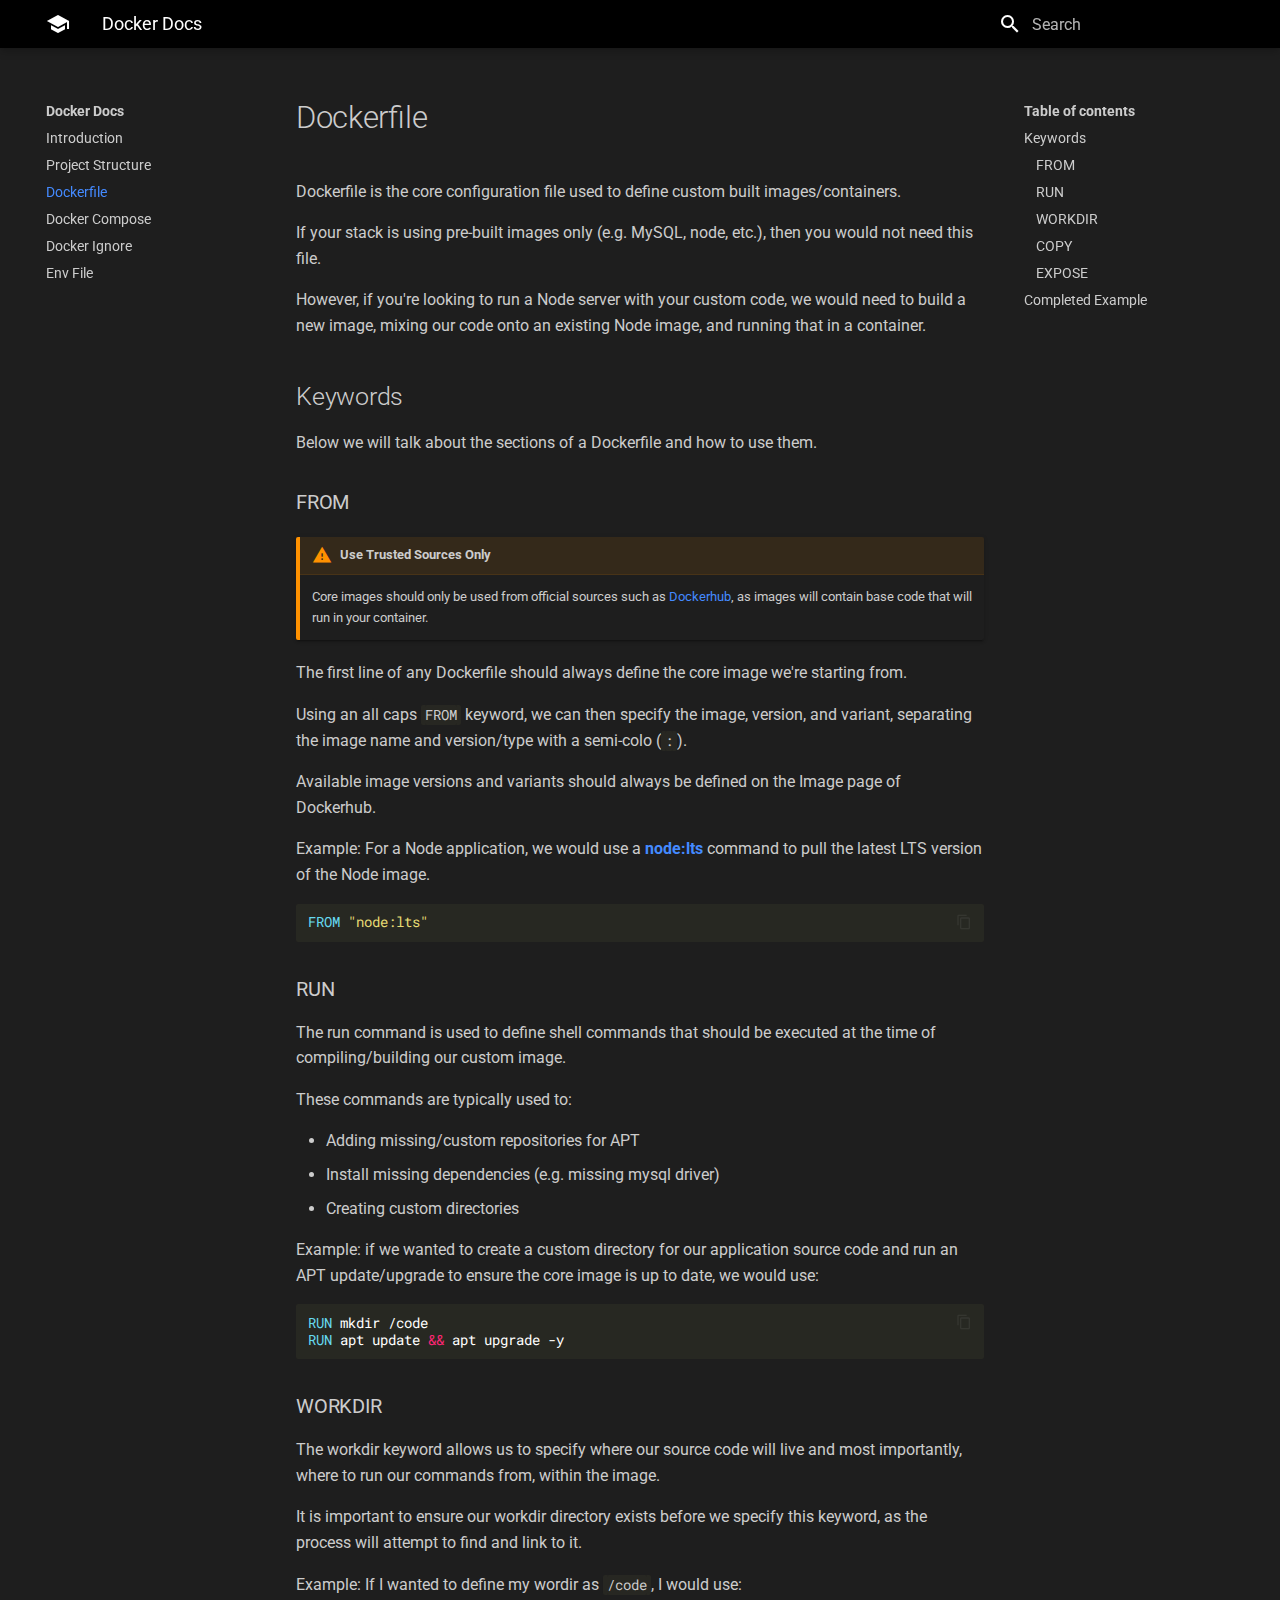
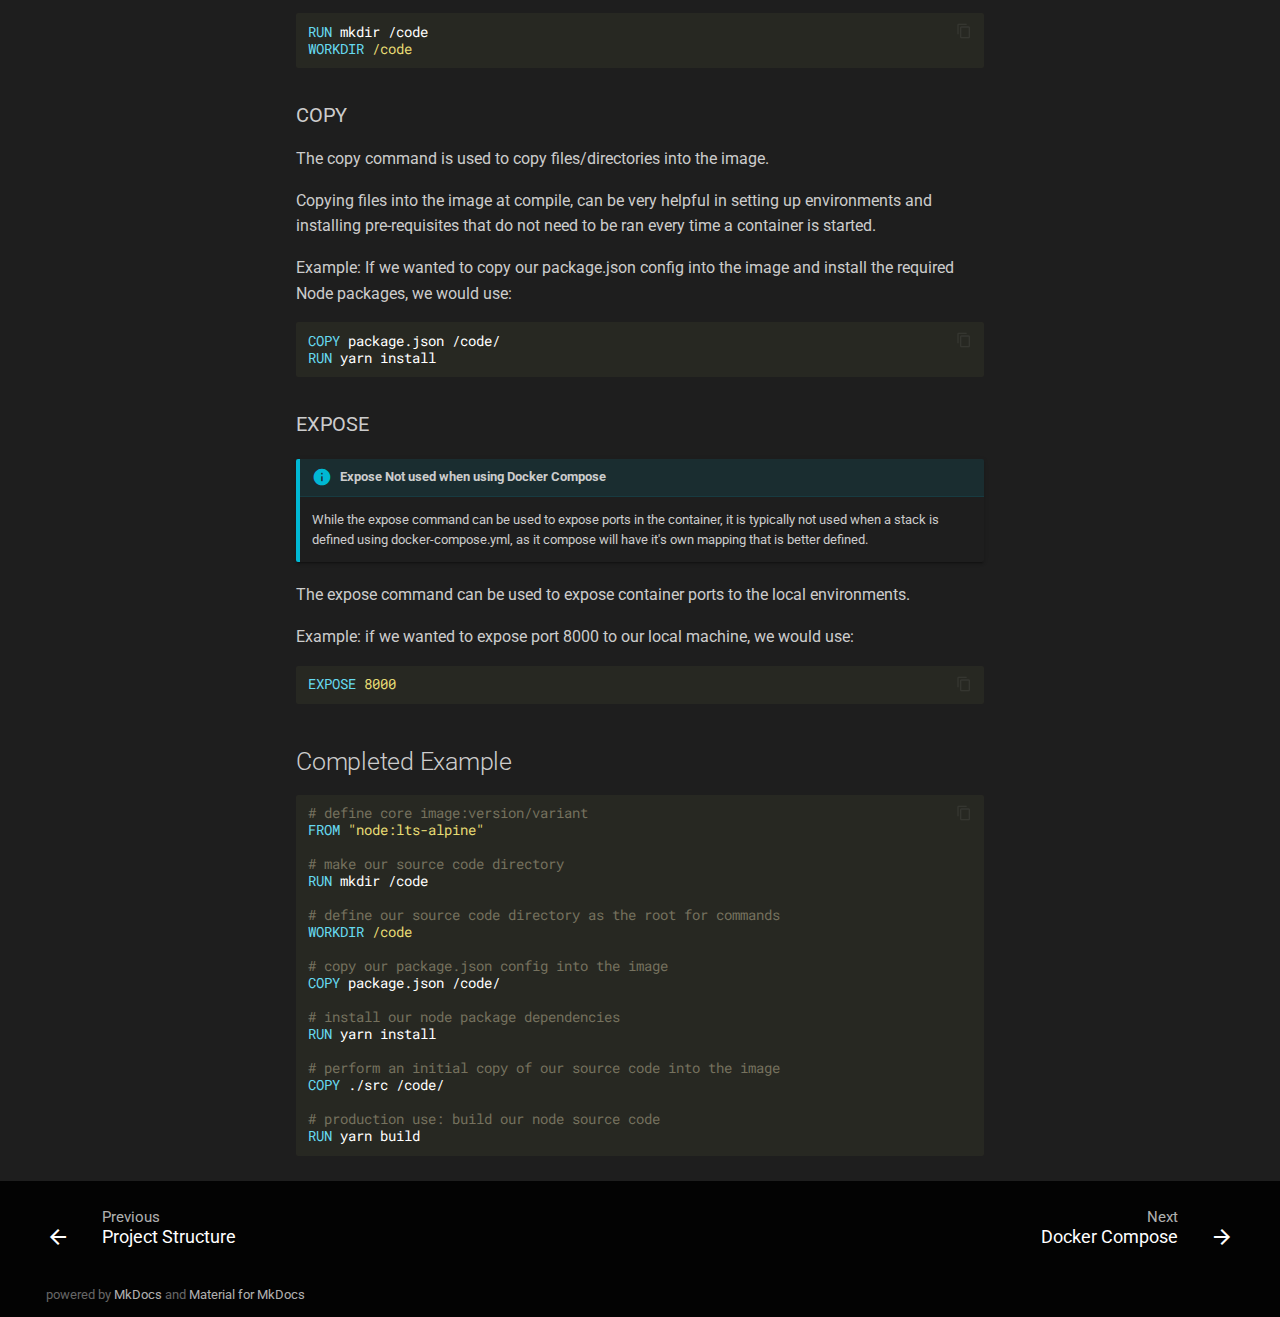
<file: dockerfile/index.html>
<!doctype html>
<html lang="en" class="no-js">
  <head>
    
      <meta charset="utf-8">
      <meta name="viewport" content="width=device-width,initial-scale=1">
      <meta http-equiv="x-ua-compatible" content="ie=edge">
      
      
      
      
        <meta name="lang:clipboard.copy" content="Copy to clipboard">
      
        <meta name="lang:clipboard.copied" content="Copied to clipboard">
      
        <meta name="lang:search.language" content="en">
      
        <meta name="lang:search.pipeline.stopwords" content="True">
      
        <meta name="lang:search.pipeline.trimmer" content="True">
      
        <meta name="lang:search.result.none" content="No matching documents">
      
        <meta name="lang:search.result.one" content="1 matching document">
      
        <meta name="lang:search.result.other" content="# matching documents">
      
        <meta name="lang:search.tokenizer" content="[\s\-]+">
      
      <link rel="shortcut icon" href="../assets/images/favicon.png">
      <meta name="generator" content="mkdocs-1.0.4, mkdocs-material-4.4.0">
    
    
      
        <title>Dockerfile - Docker Docs</title>
      
    
    
      <link rel="stylesheet" href="../assets/stylesheets/application.0284f74d.css">
      
        <link rel="stylesheet" href="../assets/stylesheets/application-palette.01803549.css">
      
      
    
    
      <script src="../assets/javascripts/modernizr.74668098.js"></script>
    
    
      
        <link href="https://fonts.gstatic.com" rel="preconnect" crossorigin>
        <link rel="stylesheet" href="https://fonts.googleapis.com/css?family=Roboto:300,400,400i,700|Roboto+Mono&display=fallback">
        <style>body,input{font-family:"Roboto","Helvetica Neue",Helvetica,Arial,sans-serif}code,kbd,pre{font-family:"Roboto Mono","Courier New",Courier,monospace}</style>
      
    
    <link rel="stylesheet" href="../assets/fonts/material-icons.css">
    
    
      <link rel="stylesheet" href="../css/material-dark.css">
    
    
      
    
    
  </head>
  
    
    
    <body dir="ltr" data-md-color-primary="" data-md-color-accent="indigo">
  
    <svg class="md-svg">
      <defs>
        
        
      </defs>
    </svg>
    <input class="md-toggle" data-md-toggle="drawer" type="checkbox" id="__drawer" autocomplete="off">
    <input class="md-toggle" data-md-toggle="search" type="checkbox" id="__search" autocomplete="off">
    <label class="md-overlay" data-md-component="overlay" for="__drawer"></label>
    
      <a href="#dockerfile" tabindex="1" class="md-skip">
        Skip to content
      </a>
    
    
      <header class="md-header" data-md-component="header">
  <nav class="md-header-nav md-grid">
    <div class="md-flex">
      <div class="md-flex__cell md-flex__cell--shrink">
        <a href=".." title="Docker Docs" class="md-header-nav__button md-logo">
          
            <i class="md-icon"></i>
          
        </a>
      </div>
      <div class="md-flex__cell md-flex__cell--shrink">
        <label class="md-icon md-icon--menu md-header-nav__button" for="__drawer"></label>
      </div>
      <div class="md-flex__cell md-flex__cell--stretch">
        <div class="md-flex__ellipsis md-header-nav__title" data-md-component="title">
          
            <span class="md-header-nav__topic">
              Docker Docs
            </span>
            <span class="md-header-nav__topic">
              
                Dockerfile
              
            </span>
          
        </div>
      </div>
      <div class="md-flex__cell md-flex__cell--shrink">
        
          <label class="md-icon md-icon--search md-header-nav__button" for="__search"></label>
          
<div class="md-search" data-md-component="search" role="dialog">
  <label class="md-search__overlay" for="__search"></label>
  <div class="md-search__inner" role="search">
    <form class="md-search__form" name="search">
      <input type="text" class="md-search__input" name="query" placeholder="Search" autocapitalize="off" autocorrect="off" autocomplete="off" spellcheck="false" data-md-component="query" data-md-state="active">
      <label class="md-icon md-search__icon" for="__search"></label>
      <button type="reset" class="md-icon md-search__icon" data-md-component="reset" tabindex="-1">
        &#xE5CD;
      </button>
    </form>
    <div class="md-search__output">
      <div class="md-search__scrollwrap" data-md-scrollfix>
        <div class="md-search-result" data-md-component="result">
          <div class="md-search-result__meta">
            Type to start searching
          </div>
          <ol class="md-search-result__list"></ol>
        </div>
      </div>
    </div>
  </div>
</div>
        
      </div>
      
    </div>
  </nav>
</header>
    
    <div class="md-container">
      
        
      
      
      <main class="md-main">
        <div class="md-main__inner md-grid" data-md-component="container">
          
            
              <div class="md-sidebar md-sidebar--primary" data-md-component="navigation">
                <div class="md-sidebar__scrollwrap">
                  <div class="md-sidebar__inner">
                    <nav class="md-nav md-nav--primary" data-md-level="0">
  <label class="md-nav__title md-nav__title--site" for="__drawer">
    <a href=".." title="Docker Docs" class="md-nav__button md-logo">
      
        <i class="md-icon"></i>
      
    </a>
    Docker Docs
  </label>
  
  <ul class="md-nav__list" data-md-scrollfix>
    
      
      
      


  <li class="md-nav__item">
    <a href=".." title="Introduction" class="md-nav__link">
      Introduction
    </a>
  </li>

    
      
      
      


  <li class="md-nav__item">
    <a href="../project_structure/" title="Project Structure" class="md-nav__link">
      Project Structure
    </a>
  </li>

    
      
      
      

  


  <li class="md-nav__item md-nav__item--active">
    
    <input class="md-toggle md-nav__toggle" data-md-toggle="toc" type="checkbox" id="__toc">
    
      
    
    
      <label class="md-nav__link md-nav__link--active" for="__toc">
        Dockerfile
      </label>
    
    <a href="./" title="Dockerfile" class="md-nav__link md-nav__link--active">
      Dockerfile
    </a>
    
      
<nav class="md-nav md-nav--secondary">
  
  
    
  
  
    <label class="md-nav__title" for="__toc">Table of contents</label>
    <ul class="md-nav__list" data-md-scrollfix>
      
        <li class="md-nav__item">
  <a href="#keywords" title="Keywords" class="md-nav__link">
    Keywords
  </a>
  
    <nav class="md-nav">
      <ul class="md-nav__list">
        
          <li class="md-nav__item">
  <a href="#from" title="FROM" class="md-nav__link">
    FROM
  </a>
  
</li>
        
          <li class="md-nav__item">
  <a href="#run" title="RUN" class="md-nav__link">
    RUN
  </a>
  
</li>
        
          <li class="md-nav__item">
  <a href="#workdir" title="WORKDIR" class="md-nav__link">
    WORKDIR
  </a>
  
</li>
        
          <li class="md-nav__item">
  <a href="#copy" title="COPY" class="md-nav__link">
    COPY
  </a>
  
</li>
        
          <li class="md-nav__item">
  <a href="#expose" title="EXPOSE" class="md-nav__link">
    EXPOSE
  </a>
  
</li>
        
      </ul>
    </nav>
  
</li>
      
        <li class="md-nav__item">
  <a href="#completed-example" title="Completed Example" class="md-nav__link">
    Completed Example
  </a>
  
</li>
      
      
      
      
      
    </ul>
  
</nav>
    
  </li>

    
      
      
      


  <li class="md-nav__item">
    <a href="../docker_compose/" title="Docker Compose" class="md-nav__link">
      Docker Compose
    </a>
  </li>

    
      
      
      


  <li class="md-nav__item">
    <a href="../dockerignore/" title="Docker Ignore" class="md-nav__link">
      Docker Ignore
    </a>
  </li>

    
      
      
      


  <li class="md-nav__item">
    <a href="../env_file/" title="Env File" class="md-nav__link">
      Env File
    </a>
  </li>

    
  </ul>
</nav>
                  </div>
                </div>
              </div>
            
            
              <div class="md-sidebar md-sidebar--secondary" data-md-component="toc">
                <div class="md-sidebar__scrollwrap">
                  <div class="md-sidebar__inner">
                    
<nav class="md-nav md-nav--secondary">
  
  
    
  
  
    <label class="md-nav__title" for="__toc">Table of contents</label>
    <ul class="md-nav__list" data-md-scrollfix>
      
        <li class="md-nav__item">
  <a href="#keywords" title="Keywords" class="md-nav__link">
    Keywords
  </a>
  
    <nav class="md-nav">
      <ul class="md-nav__list">
        
          <li class="md-nav__item">
  <a href="#from" title="FROM" class="md-nav__link">
    FROM
  </a>
  
</li>
        
          <li class="md-nav__item">
  <a href="#run" title="RUN" class="md-nav__link">
    RUN
  </a>
  
</li>
        
          <li class="md-nav__item">
  <a href="#workdir" title="WORKDIR" class="md-nav__link">
    WORKDIR
  </a>
  
</li>
        
          <li class="md-nav__item">
  <a href="#copy" title="COPY" class="md-nav__link">
    COPY
  </a>
  
</li>
        
          <li class="md-nav__item">
  <a href="#expose" title="EXPOSE" class="md-nav__link">
    EXPOSE
  </a>
  
</li>
        
      </ul>
    </nav>
  
</li>
      
        <li class="md-nav__item">
  <a href="#completed-example" title="Completed Example" class="md-nav__link">
    Completed Example
  </a>
  
</li>
      
      
      
      
      
    </ul>
  
</nav>
                  </div>
                </div>
              </div>
            
          
          <div class="md-content">
            <article class="md-content__inner md-typeset">
              
                
                
                <h1 id="dockerfile">Dockerfile</h1>
<p>Dockerfile is the core configuration file used to define custom built images/containers.</p>
<p>If your stack is using pre-built images only (e.g. MySQL, node, etc.), then you would not need this file.</p>
<p>However, if you're looking to run a Node server with your custom code, we would need to build a new image, mixing our code onto an existing Node image, and running that in a container.</p>
<h2 id="keywords">Keywords</h2>
<p>Below we will talk about the sections of a Dockerfile and how to use them.</p>
<h3 id="from">FROM</h3>
<div class="admonition warning">
<p class="admonition-title">Use Trusted Sources Only</p>
<p>Core images should only be used from official sources such as <a href="https://hub.docker.com/">Dockerhub</a>, as images will contain base code that will run in your container.</p>
</div>
<p>The first line of any Dockerfile should always define the core image we're starting from.</p>
<p>Using an all caps <code>FROM</code> keyword, we can then specify the image, version, and variant, separating the image name and version/type with a semi-colo (<code>:</code>).</p>
<p>Available image versions and variants should always be defined on the Image page of Dockerhub.</p>
<p>Example: For a Node application, we would use a <strong><a href="https://hub.docker.com/_/node">node:lts</a></strong> command to pull the latest LTS version of the Node image.</p>
<div class="codehilite" style="background: #272822"><pre style="line-height: 125%"><span></span><span style="color: #66d9ef">FROM</span><span style="color: #e6db74"> &quot;node:lts&quot;</span>
</pre></div>


<h3 id="run">RUN</h3>
<p>The run command is used to define shell commands that should be executed at the time of compiling/building our custom image.</p>
<p>These commands are typically used to:</p>
<ul>
<li>Adding missing/custom repositories for APT</li>
<li>Install missing dependencies (e.g. missing mysql driver)</li>
<li>Creating custom directories</li>
</ul>
<p>Example: if we wanted to create a custom directory for our application source code and run an APT update/upgrade to ensure the core image is up to date, we would use:</p>
<div class="codehilite" style="background: #272822"><pre style="line-height: 125%"><span></span><span style="color: #66d9ef">RUN</span> mkdir /code
<span style="color: #66d9ef">RUN</span> apt update <span style="color: #f92672">&amp;&amp;</span> apt upgrade -y
</pre></div>


<h3 id="workdir">WORKDIR</h3>
<p>The workdir keyword allows us to specify where our source code will live and most importantly, where to run our commands from, within the image.</p>
<p>It is important to ensure our workdir directory exists before we specify this keyword, as the process will attempt to find and link to it.</p>
<p>Example: If I wanted to define my wordir as <code>/code</code>, I would use:</p>
<div class="codehilite" style="background: #272822"><pre style="line-height: 125%"><span></span><span style="color: #66d9ef">RUN</span> mkdir /code
<span style="color: #66d9ef">WORKDIR</span><span style="color: #e6db74"> /code</span>
</pre></div>


<h3 id="copy">COPY</h3>
<p>The copy command is used to copy files/directories into the image.</p>
<p>Copying files into the image at compile, can be very helpful in setting up environments and installing pre-requisites that do not need to be ran every time a container is started.</p>
<p>Example: If we wanted to copy our package.json config into the image and install the required Node packages, we would use:</p>
<div class="codehilite" style="background: #272822"><pre style="line-height: 125%"><span></span><span style="color: #66d9ef">COPY</span> package.json /code/
<span style="color: #66d9ef">RUN</span> yarn install
</pre></div>


<h3 id="expose">EXPOSE</h3>
<div class="admonition info">
<p class="admonition-title">Expose Not used when using Docker Compose</p>
<p>While the expose command can be used to expose ports in the container, it is typically not used when a stack is defined using docker-compose.yml, as it compose will have it's own mapping that is better defined.</p>
</div>
<p>The expose command can be used to expose container ports to the local environments.</p>
<p>Example: if we wanted to expose port 8000 to our local machine, we would use:</p>
<div class="codehilite" style="background: #272822"><pre style="line-height: 125%"><span></span><span style="color: #66d9ef">EXPOSE</span><span style="color: #e6db74"> 8000</span>
</pre></div>


<h2 id="completed-example">Completed Example</h2>
<div class="codehilite" style="background: #272822"><pre style="line-height: 125%"><span></span><span style="color: #75715e"># define core image:version/variant</span>
<span style="color: #66d9ef">FROM</span><span style="color: #e6db74"> &quot;node:lts-alpine&quot;</span>

<span style="color: #75715e"># make our source code directory</span>
<span style="color: #66d9ef">RUN</span> mkdir /code

<span style="color: #75715e"># define our source code directory as the root for commands</span>
<span style="color: #66d9ef">WORKDIR</span><span style="color: #e6db74"> /code</span>

<span style="color: #75715e"># copy our package.json config into the image</span>
<span style="color: #66d9ef">COPY</span> package.json /code/

<span style="color: #75715e"># install our node package dependencies</span>
<span style="color: #66d9ef">RUN</span> yarn install

<span style="color: #75715e"># perform an initial copy of our source code into the image</span>
<span style="color: #66d9ef">COPY</span> ./src /code/

<span style="color: #75715e"># production use: build our node source code</span>
<span style="color: #66d9ef">RUN</span> yarn build
</pre></div>
                
                  
                
              
              
                


              
            </article>
          </div>
        </div>
      </main>
      
        
<footer class="md-footer">
  
    <div class="md-footer-nav">
      <nav class="md-footer-nav__inner md-grid">
        
          <a href="../project_structure/" title="Project Structure" class="md-flex md-footer-nav__link md-footer-nav__link--prev" rel="prev">
            <div class="md-flex__cell md-flex__cell--shrink">
              <i class="md-icon md-icon--arrow-back md-footer-nav__button"></i>
            </div>
            <div class="md-flex__cell md-flex__cell--stretch md-footer-nav__title">
              <span class="md-flex__ellipsis">
                <span class="md-footer-nav__direction">
                  Previous
                </span>
                Project Structure
              </span>
            </div>
          </a>
        
        
          <a href="../docker_compose/" title="Docker Compose" class="md-flex md-footer-nav__link md-footer-nav__link--next" rel="next">
            <div class="md-flex__cell md-flex__cell--stretch md-footer-nav__title">
              <span class="md-flex__ellipsis">
                <span class="md-footer-nav__direction">
                  Next
                </span>
                Docker Compose
              </span>
            </div>
            <div class="md-flex__cell md-flex__cell--shrink">
              <i class="md-icon md-icon--arrow-forward md-footer-nav__button"></i>
            </div>
          </a>
        
      </nav>
    </div>
  
  <div class="md-footer-meta md-typeset">
    <div class="md-footer-meta__inner md-grid">
      <div class="md-footer-copyright">
        
        powered by
        <a href="https://www.mkdocs.org">MkDocs</a>
        and
        <a href="https://squidfunk.github.io/mkdocs-material/">
          Material for MkDocs</a>
      </div>
      
    </div>
  </div>
</footer>
      
    </div>
    
      <script src="../assets/javascripts/application.245445c6.js"></script>
      
      <script>app.initialize({version:"1.0.4",url:{base:".."}})</script>
      
    
  </body>
</html>
</file>
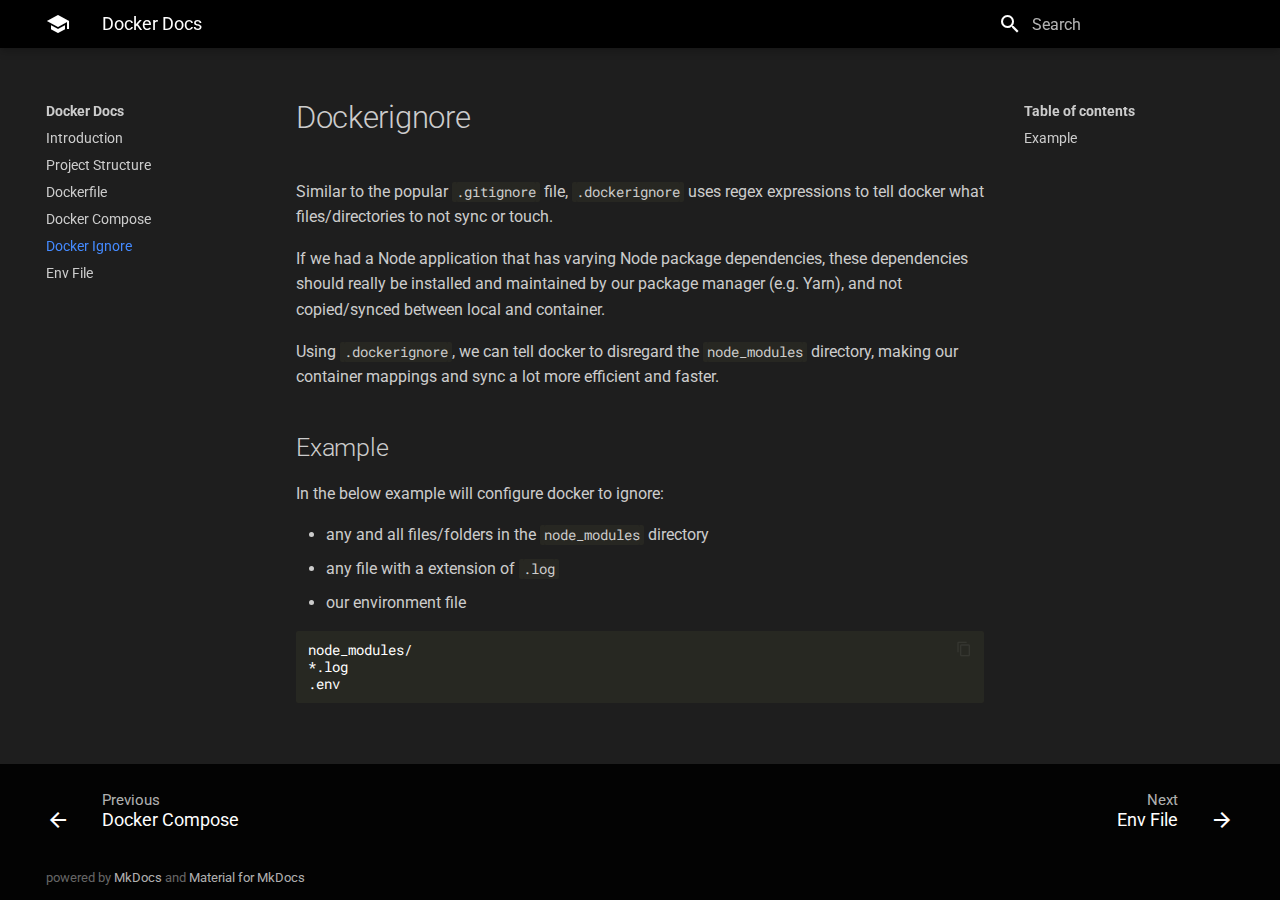
<file: dockerignore/index.html>
<!doctype html>
<html lang="en" class="no-js">
  <head>
    
      <meta charset="utf-8">
      <meta name="viewport" content="width=device-width,initial-scale=1">
      <meta http-equiv="x-ua-compatible" content="ie=edge">
      
      
      
      
        <meta name="lang:clipboard.copy" content="Copy to clipboard">
      
        <meta name="lang:clipboard.copied" content="Copied to clipboard">
      
        <meta name="lang:search.language" content="en">
      
        <meta name="lang:search.pipeline.stopwords" content="True">
      
        <meta name="lang:search.pipeline.trimmer" content="True">
      
        <meta name="lang:search.result.none" content="No matching documents">
      
        <meta name="lang:search.result.one" content="1 matching document">
      
        <meta name="lang:search.result.other" content="# matching documents">
      
        <meta name="lang:search.tokenizer" content="[\s\-]+">
      
      <link rel="shortcut icon" href="../assets/images/favicon.png">
      <meta name="generator" content="mkdocs-1.0.4, mkdocs-material-4.4.0">
    
    
      
        <title>Docker Ignore - Docker Docs</title>
      
    
    
      <link rel="stylesheet" href="../assets/stylesheets/application.0284f74d.css">
      
        <link rel="stylesheet" href="../assets/stylesheets/application-palette.01803549.css">
      
      
    
    
      <script src="../assets/javascripts/modernizr.74668098.js"></script>
    
    
      
        <link href="https://fonts.gstatic.com" rel="preconnect" crossorigin>
        <link rel="stylesheet" href="https://fonts.googleapis.com/css?family=Roboto:300,400,400i,700|Roboto+Mono&display=fallback">
        <style>body,input{font-family:"Roboto","Helvetica Neue",Helvetica,Arial,sans-serif}code,kbd,pre{font-family:"Roboto Mono","Courier New",Courier,monospace}</style>
      
    
    <link rel="stylesheet" href="../assets/fonts/material-icons.css">
    
    
      <link rel="stylesheet" href="../css/material-dark.css">
    
    
      
    
    
  </head>
  
    
    
    <body dir="ltr" data-md-color-primary="" data-md-color-accent="indigo">
  
    <svg class="md-svg">
      <defs>
        
        
      </defs>
    </svg>
    <input class="md-toggle" data-md-toggle="drawer" type="checkbox" id="__drawer" autocomplete="off">
    <input class="md-toggle" data-md-toggle="search" type="checkbox" id="__search" autocomplete="off">
    <label class="md-overlay" data-md-component="overlay" for="__drawer"></label>
    
      <a href="#dockerignore" tabindex="1" class="md-skip">
        Skip to content
      </a>
    
    
      <header class="md-header" data-md-component="header">
  <nav class="md-header-nav md-grid">
    <div class="md-flex">
      <div class="md-flex__cell md-flex__cell--shrink">
        <a href=".." title="Docker Docs" class="md-header-nav__button md-logo">
          
            <i class="md-icon"></i>
          
        </a>
      </div>
      <div class="md-flex__cell md-flex__cell--shrink">
        <label class="md-icon md-icon--menu md-header-nav__button" for="__drawer"></label>
      </div>
      <div class="md-flex__cell md-flex__cell--stretch">
        <div class="md-flex__ellipsis md-header-nav__title" data-md-component="title">
          
            <span class="md-header-nav__topic">
              Docker Docs
            </span>
            <span class="md-header-nav__topic">
              
                Docker Ignore
              
            </span>
          
        </div>
      </div>
      <div class="md-flex__cell md-flex__cell--shrink">
        
          <label class="md-icon md-icon--search md-header-nav__button" for="__search"></label>
          
<div class="md-search" data-md-component="search" role="dialog">
  <label class="md-search__overlay" for="__search"></label>
  <div class="md-search__inner" role="search">
    <form class="md-search__form" name="search">
      <input type="text" class="md-search__input" name="query" placeholder="Search" autocapitalize="off" autocorrect="off" autocomplete="off" spellcheck="false" data-md-component="query" data-md-state="active">
      <label class="md-icon md-search__icon" for="__search"></label>
      <button type="reset" class="md-icon md-search__icon" data-md-component="reset" tabindex="-1">
        &#xE5CD;
      </button>
    </form>
    <div class="md-search__output">
      <div class="md-search__scrollwrap" data-md-scrollfix>
        <div class="md-search-result" data-md-component="result">
          <div class="md-search-result__meta">
            Type to start searching
          </div>
          <ol class="md-search-result__list"></ol>
        </div>
      </div>
    </div>
  </div>
</div>
        
      </div>
      
    </div>
  </nav>
</header>
    
    <div class="md-container">
      
        
      
      
      <main class="md-main">
        <div class="md-main__inner md-grid" data-md-component="container">
          
            
              <div class="md-sidebar md-sidebar--primary" data-md-component="navigation">
                <div class="md-sidebar__scrollwrap">
                  <div class="md-sidebar__inner">
                    <nav class="md-nav md-nav--primary" data-md-level="0">
  <label class="md-nav__title md-nav__title--site" for="__drawer">
    <a href=".." title="Docker Docs" class="md-nav__button md-logo">
      
        <i class="md-icon"></i>
      
    </a>
    Docker Docs
  </label>
  
  <ul class="md-nav__list" data-md-scrollfix>
    
      
      
      


  <li class="md-nav__item">
    <a href=".." title="Introduction" class="md-nav__link">
      Introduction
    </a>
  </li>

    
      
      
      


  <li class="md-nav__item">
    <a href="../project_structure/" title="Project Structure" class="md-nav__link">
      Project Structure
    </a>
  </li>

    
      
      
      


  <li class="md-nav__item">
    <a href="../dockerfile/" title="Dockerfile" class="md-nav__link">
      Dockerfile
    </a>
  </li>

    
      
      
      


  <li class="md-nav__item">
    <a href="../docker_compose/" title="Docker Compose" class="md-nav__link">
      Docker Compose
    </a>
  </li>

    
      
      
      

  


  <li class="md-nav__item md-nav__item--active">
    
    <input class="md-toggle md-nav__toggle" data-md-toggle="toc" type="checkbox" id="__toc">
    
      
    
    
      <label class="md-nav__link md-nav__link--active" for="__toc">
        Docker Ignore
      </label>
    
    <a href="./" title="Docker Ignore" class="md-nav__link md-nav__link--active">
      Docker Ignore
    </a>
    
      
<nav class="md-nav md-nav--secondary">
  
  
    
  
  
    <label class="md-nav__title" for="__toc">Table of contents</label>
    <ul class="md-nav__list" data-md-scrollfix>
      
        <li class="md-nav__item">
  <a href="#example" title="Example" class="md-nav__link">
    Example
  </a>
  
</li>
      
      
      
      
      
    </ul>
  
</nav>
    
  </li>

    
      
      
      


  <li class="md-nav__item">
    <a href="../env_file/" title="Env File" class="md-nav__link">
      Env File
    </a>
  </li>

    
  </ul>
</nav>
                  </div>
                </div>
              </div>
            
            
              <div class="md-sidebar md-sidebar--secondary" data-md-component="toc">
                <div class="md-sidebar__scrollwrap">
                  <div class="md-sidebar__inner">
                    
<nav class="md-nav md-nav--secondary">
  
  
    
  
  
    <label class="md-nav__title" for="__toc">Table of contents</label>
    <ul class="md-nav__list" data-md-scrollfix>
      
        <li class="md-nav__item">
  <a href="#example" title="Example" class="md-nav__link">
    Example
  </a>
  
</li>
      
      
      
      
      
    </ul>
  
</nav>
                  </div>
                </div>
              </div>
            
          
          <div class="md-content">
            <article class="md-content__inner md-typeset">
              
                
                
                <h1 id="dockerignore">Dockerignore</h1>
<p>Similar to the popular <code>.gitignore</code> file, <code>.dockerignore</code> uses regex expressions to tell docker what files/directories to not sync or touch.</p>
<p>If we had a Node application that has varying Node package dependencies, these dependencies should really be installed and maintained by our package manager (e.g. Yarn), and not copied/synced between local and container.</p>
<p>Using <code>.dockerignore</code>, we can tell docker to disregard the <code>node_modules</code> directory, making our container mappings and sync a lot more efficient and faster.</p>
<h2 id="example">Example</h2>
<p>In the below example will configure docker to ignore:</p>
<ul>
<li>any and all files/folders in the <code>node_modules</code> directory</li>
<li>any file with a extension of <code>.log</code></li>
<li>our environment file</li>
</ul>
<div class="codehilite" style="background: #272822"><pre style="line-height: 125%"><span></span>node_modules/
*.log
.env
</pre></div>
                
                  
                
              
              
                


              
            </article>
          </div>
        </div>
      </main>
      
        
<footer class="md-footer">
  
    <div class="md-footer-nav">
      <nav class="md-footer-nav__inner md-grid">
        
          <a href="../docker_compose/" title="Docker Compose" class="md-flex md-footer-nav__link md-footer-nav__link--prev" rel="prev">
            <div class="md-flex__cell md-flex__cell--shrink">
              <i class="md-icon md-icon--arrow-back md-footer-nav__button"></i>
            </div>
            <div class="md-flex__cell md-flex__cell--stretch md-footer-nav__title">
              <span class="md-flex__ellipsis">
                <span class="md-footer-nav__direction">
                  Previous
                </span>
                Docker Compose
              </span>
            </div>
          </a>
        
        
          <a href="../env_file/" title="Env File" class="md-flex md-footer-nav__link md-footer-nav__link--next" rel="next">
            <div class="md-flex__cell md-flex__cell--stretch md-footer-nav__title">
              <span class="md-flex__ellipsis">
                <span class="md-footer-nav__direction">
                  Next
                </span>
                Env File
              </span>
            </div>
            <div class="md-flex__cell md-flex__cell--shrink">
              <i class="md-icon md-icon--arrow-forward md-footer-nav__button"></i>
            </div>
          </a>
        
      </nav>
    </div>
  
  <div class="md-footer-meta md-typeset">
    <div class="md-footer-meta__inner md-grid">
      <div class="md-footer-copyright">
        
        powered by
        <a href="https://www.mkdocs.org">MkDocs</a>
        and
        <a href="https://squidfunk.github.io/mkdocs-material/">
          Material for MkDocs</a>
      </div>
      
    </div>
  </div>
</footer>
      
    </div>
    
      <script src="../assets/javascripts/application.245445c6.js"></script>
      
      <script>app.initialize({version:"1.0.4",url:{base:".."}})</script>
      
    
  </body>
</html>
</file>
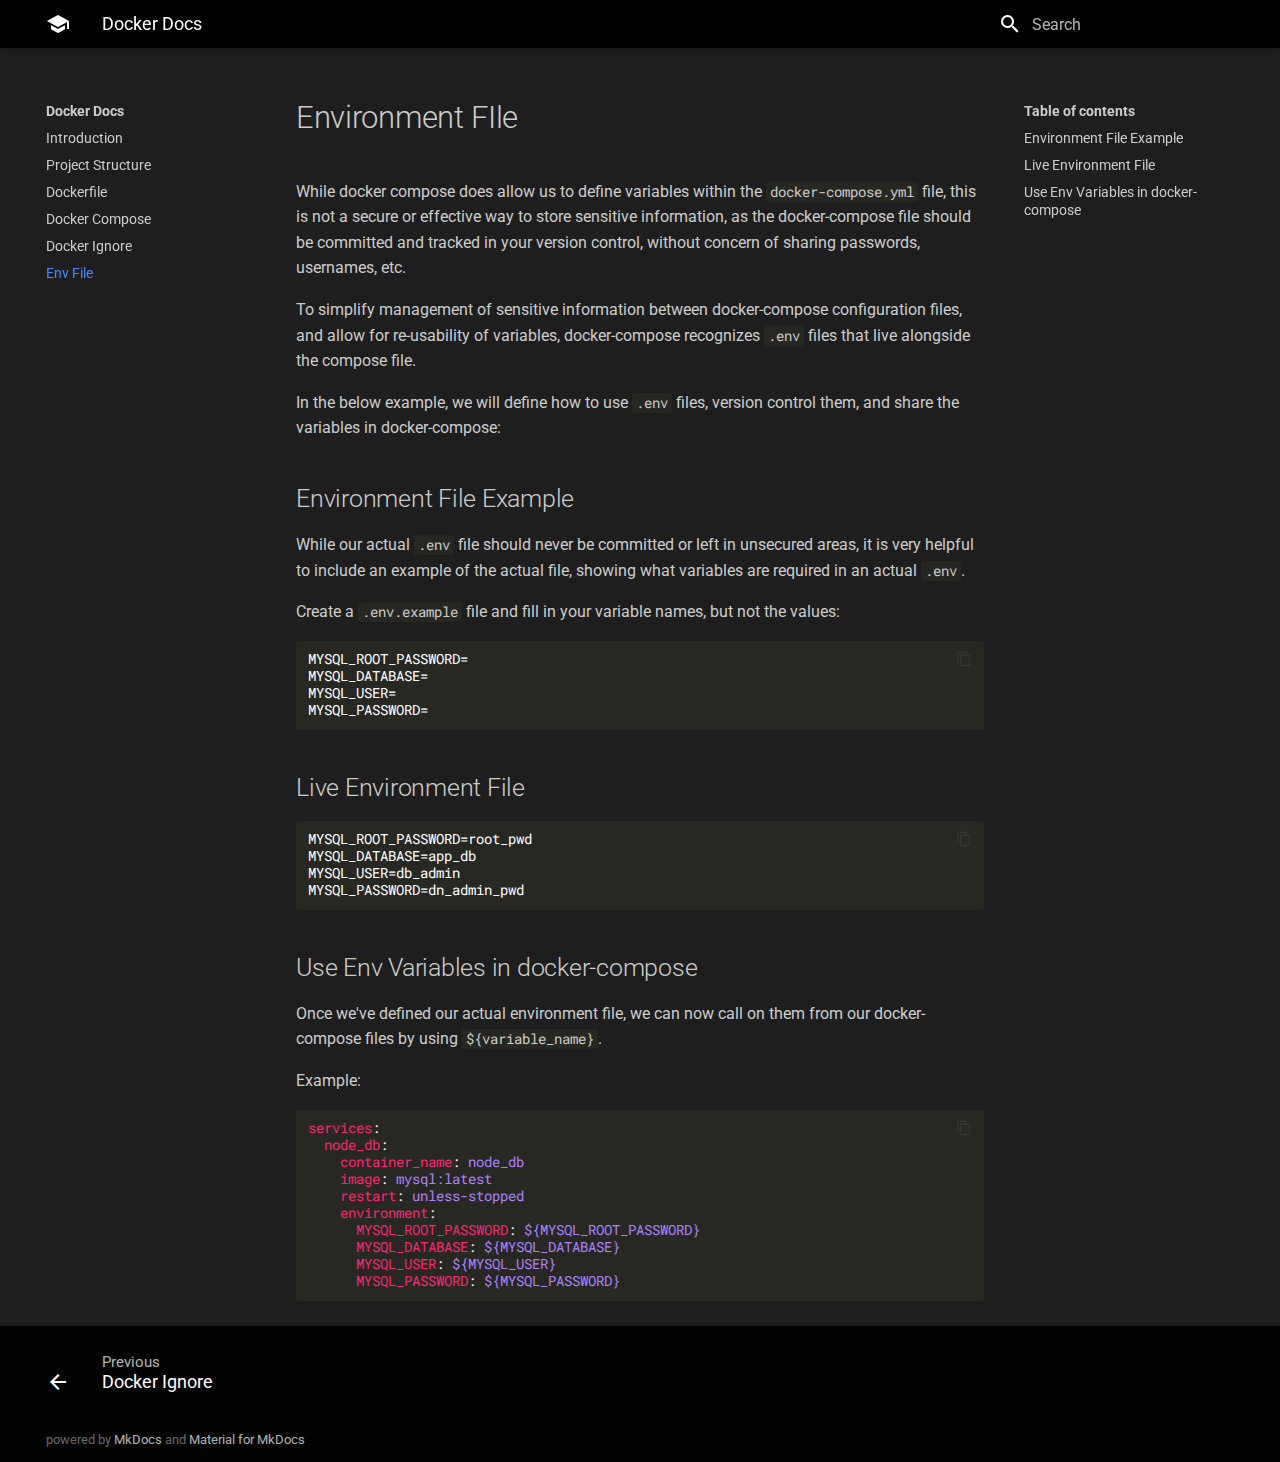
<file: env_file/index.html>
<!doctype html>
<html lang="en" class="no-js">
  <head>
    
      <meta charset="utf-8">
      <meta name="viewport" content="width=device-width,initial-scale=1">
      <meta http-equiv="x-ua-compatible" content="ie=edge">
      
      
      
      
        <meta name="lang:clipboard.copy" content="Copy to clipboard">
      
        <meta name="lang:clipboard.copied" content="Copied to clipboard">
      
        <meta name="lang:search.language" content="en">
      
        <meta name="lang:search.pipeline.stopwords" content="True">
      
        <meta name="lang:search.pipeline.trimmer" content="True">
      
        <meta name="lang:search.result.none" content="No matching documents">
      
        <meta name="lang:search.result.one" content="1 matching document">
      
        <meta name="lang:search.result.other" content="# matching documents">
      
        <meta name="lang:search.tokenizer" content="[\s\-]+">
      
      <link rel="shortcut icon" href="../assets/images/favicon.png">
      <meta name="generator" content="mkdocs-1.0.4, mkdocs-material-4.4.0">
    
    
      
        <title>Env File - Docker Docs</title>
      
    
    
      <link rel="stylesheet" href="../assets/stylesheets/application.0284f74d.css">
      
        <link rel="stylesheet" href="../assets/stylesheets/application-palette.01803549.css">
      
      
    
    
      <script src="../assets/javascripts/modernizr.74668098.js"></script>
    
    
      
        <link href="https://fonts.gstatic.com" rel="preconnect" crossorigin>
        <link rel="stylesheet" href="https://fonts.googleapis.com/css?family=Roboto:300,400,400i,700|Roboto+Mono&display=fallback">
        <style>body,input{font-family:"Roboto","Helvetica Neue",Helvetica,Arial,sans-serif}code,kbd,pre{font-family:"Roboto Mono","Courier New",Courier,monospace}</style>
      
    
    <link rel="stylesheet" href="../assets/fonts/material-icons.css">
    
    
      <link rel="stylesheet" href="../css/material-dark.css">
    
    
      
    
    
  </head>
  
    
    
    <body dir="ltr" data-md-color-primary="" data-md-color-accent="indigo">
  
    <svg class="md-svg">
      <defs>
        
        
      </defs>
    </svg>
    <input class="md-toggle" data-md-toggle="drawer" type="checkbox" id="__drawer" autocomplete="off">
    <input class="md-toggle" data-md-toggle="search" type="checkbox" id="__search" autocomplete="off">
    <label class="md-overlay" data-md-component="overlay" for="__drawer"></label>
    
      <a href="#environment-file" tabindex="1" class="md-skip">
        Skip to content
      </a>
    
    
      <header class="md-header" data-md-component="header">
  <nav class="md-header-nav md-grid">
    <div class="md-flex">
      <div class="md-flex__cell md-flex__cell--shrink">
        <a href=".." title="Docker Docs" class="md-header-nav__button md-logo">
          
            <i class="md-icon"></i>
          
        </a>
      </div>
      <div class="md-flex__cell md-flex__cell--shrink">
        <label class="md-icon md-icon--menu md-header-nav__button" for="__drawer"></label>
      </div>
      <div class="md-flex__cell md-flex__cell--stretch">
        <div class="md-flex__ellipsis md-header-nav__title" data-md-component="title">
          
            <span class="md-header-nav__topic">
              Docker Docs
            </span>
            <span class="md-header-nav__topic">
              
                Env File
              
            </span>
          
        </div>
      </div>
      <div class="md-flex__cell md-flex__cell--shrink">
        
          <label class="md-icon md-icon--search md-header-nav__button" for="__search"></label>
          
<div class="md-search" data-md-component="search" role="dialog">
  <label class="md-search__overlay" for="__search"></label>
  <div class="md-search__inner" role="search">
    <form class="md-search__form" name="search">
      <input type="text" class="md-search__input" name="query" placeholder="Search" autocapitalize="off" autocorrect="off" autocomplete="off" spellcheck="false" data-md-component="query" data-md-state="active">
      <label class="md-icon md-search__icon" for="__search"></label>
      <button type="reset" class="md-icon md-search__icon" data-md-component="reset" tabindex="-1">
        &#xE5CD;
      </button>
    </form>
    <div class="md-search__output">
      <div class="md-search__scrollwrap" data-md-scrollfix>
        <div class="md-search-result" data-md-component="result">
          <div class="md-search-result__meta">
            Type to start searching
          </div>
          <ol class="md-search-result__list"></ol>
        </div>
      </div>
    </div>
  </div>
</div>
        
      </div>
      
    </div>
  </nav>
</header>
    
    <div class="md-container">
      
        
      
      
      <main class="md-main">
        <div class="md-main__inner md-grid" data-md-component="container">
          
            
              <div class="md-sidebar md-sidebar--primary" data-md-component="navigation">
                <div class="md-sidebar__scrollwrap">
                  <div class="md-sidebar__inner">
                    <nav class="md-nav md-nav--primary" data-md-level="0">
  <label class="md-nav__title md-nav__title--site" for="__drawer">
    <a href=".." title="Docker Docs" class="md-nav__button md-logo">
      
        <i class="md-icon"></i>
      
    </a>
    Docker Docs
  </label>
  
  <ul class="md-nav__list" data-md-scrollfix>
    
      
      
      


  <li class="md-nav__item">
    <a href=".." title="Introduction" class="md-nav__link">
      Introduction
    </a>
  </li>

    
      
      
      


  <li class="md-nav__item">
    <a href="../project_structure/" title="Project Structure" class="md-nav__link">
      Project Structure
    </a>
  </li>

    
      
      
      


  <li class="md-nav__item">
    <a href="../dockerfile/" title="Dockerfile" class="md-nav__link">
      Dockerfile
    </a>
  </li>

    
      
      
      


  <li class="md-nav__item">
    <a href="../docker_compose/" title="Docker Compose" class="md-nav__link">
      Docker Compose
    </a>
  </li>

    
      
      
      


  <li class="md-nav__item">
    <a href="../dockerignore/" title="Docker Ignore" class="md-nav__link">
      Docker Ignore
    </a>
  </li>

    
      
      
      

  


  <li class="md-nav__item md-nav__item--active">
    
    <input class="md-toggle md-nav__toggle" data-md-toggle="toc" type="checkbox" id="__toc">
    
      
    
    
      <label class="md-nav__link md-nav__link--active" for="__toc">
        Env File
      </label>
    
    <a href="./" title="Env File" class="md-nav__link md-nav__link--active">
      Env File
    </a>
    
      
<nav class="md-nav md-nav--secondary">
  
  
    
  
  
    <label class="md-nav__title" for="__toc">Table of contents</label>
    <ul class="md-nav__list" data-md-scrollfix>
      
        <li class="md-nav__item">
  <a href="#environment-file-example" title="Environment File Example" class="md-nav__link">
    Environment File Example
  </a>
  
</li>
      
        <li class="md-nav__item">
  <a href="#live-environment-file" title="Live Environment File" class="md-nav__link">
    Live Environment File
  </a>
  
</li>
      
        <li class="md-nav__item">
  <a href="#use-env-variables-in-docker-compose" title="Use Env Variables in docker-compose" class="md-nav__link">
    Use Env Variables in docker-compose
  </a>
  
</li>
      
      
      
      
      
    </ul>
  
</nav>
    
  </li>

    
  </ul>
</nav>
                  </div>
                </div>
              </div>
            
            
              <div class="md-sidebar md-sidebar--secondary" data-md-component="toc">
                <div class="md-sidebar__scrollwrap">
                  <div class="md-sidebar__inner">
                    
<nav class="md-nav md-nav--secondary">
  
  
    
  
  
    <label class="md-nav__title" for="__toc">Table of contents</label>
    <ul class="md-nav__list" data-md-scrollfix>
      
        <li class="md-nav__item">
  <a href="#environment-file-example" title="Environment File Example" class="md-nav__link">
    Environment File Example
  </a>
  
</li>
      
        <li class="md-nav__item">
  <a href="#live-environment-file" title="Live Environment File" class="md-nav__link">
    Live Environment File
  </a>
  
</li>
      
        <li class="md-nav__item">
  <a href="#use-env-variables-in-docker-compose" title="Use Env Variables in docker-compose" class="md-nav__link">
    Use Env Variables in docker-compose
  </a>
  
</li>
      
      
      
      
      
    </ul>
  
</nav>
                  </div>
                </div>
              </div>
            
          
          <div class="md-content">
            <article class="md-content__inner md-typeset">
              
                
                
                <h1 id="environment-file">Environment FIle</h1>
<p>While docker compose does allow us to define variables within the <code>docker-compose.yml</code> file, this is not a secure or effective way to store sensitive information, as the docker-compose file should be committed and tracked in your version control, without concern of sharing passwords, usernames, etc.</p>
<p>To simplify management of sensitive information between docker-compose configuration files, and allow for re-usability of variables, docker-compose recognizes <code>.env</code> files that live alongside the compose file.</p>
<p>In the below example, we will define how to use <code>.env</code> files, version control them, and share the variables in docker-compose:</p>
<h2 id="environment-file-example">Environment File Example</h2>
<p>While our actual <code>.env</code> file should never be committed or left in unsecured areas, it is very helpful to include an example of the actual file, showing what variables are required in an actual <code>.env</code>.</p>
<p>Create a <code>.env.example</code> file and fill in your variable names, but not the values:</p>
<div class="codehilite" style="background: #272822"><pre style="line-height: 125%"><span></span>MYSQL_ROOT_PASSWORD=
MYSQL_DATABASE=
MYSQL_USER=
MYSQL_PASSWORD=
</pre></div>


<h2 id="live-environment-file">Live Environment File</h2>
<div class="codehilite" style="background: #272822"><pre style="line-height: 125%"><span></span>MYSQL_ROOT_PASSWORD=root_pwd
MYSQL_DATABASE=app_db
MYSQL_USER=db_admin
MYSQL_PASSWORD=dn_admin_pwd
</pre></div>


<h2 id="use-env-variables-in-docker-compose">Use Env Variables in docker-compose</h2>
<p>Once we've defined our actual environment file, we can now call on them from our docker-compose files by using <code>${variable_name}</code>.</p>
<p>Example:</p>
<div class="codehilite" style="background: #272822"><pre style="line-height: 125%"><span></span><span style="color: #f92672">services</span><span style="color: #f8f8f2">:</span>
  <span style="color: #f92672">node_db</span><span style="color: #f8f8f2">:</span>
    <span style="color: #f92672">container_name</span><span style="color: #f8f8f2">:</span> <span style="color: #ae81ff">node_db</span>
    <span style="color: #f92672">image</span><span style="color: #f8f8f2">:</span> <span style="color: #ae81ff">mysql:latest</span>
    <span style="color: #f92672">restart</span><span style="color: #f8f8f2">:</span> <span style="color: #ae81ff">unless-stopped</span>
    <span style="color: #f92672">environment</span><span style="color: #f8f8f2">:</span>
      <span style="color: #f92672">MYSQL_ROOT_PASSWORD</span><span style="color: #f8f8f2">:</span> <span style="color: #ae81ff">${MYSQL_ROOT_PASSWORD}</span>
      <span style="color: #f92672">MYSQL_DATABASE</span><span style="color: #f8f8f2">:</span> <span style="color: #ae81ff">${MYSQL_DATABASE}</span>
      <span style="color: #f92672">MYSQL_USER</span><span style="color: #f8f8f2">:</span> <span style="color: #ae81ff">${MYSQL_USER}</span>
      <span style="color: #f92672">MYSQL_PASSWORD</span><span style="color: #f8f8f2">:</span> <span style="color: #ae81ff">${MYSQL_PASSWORD}</span>
</pre></div>
                
                  
                
              
              
                


              
            </article>
          </div>
        </div>
      </main>
      
        
<footer class="md-footer">
  
    <div class="md-footer-nav">
      <nav class="md-footer-nav__inner md-grid">
        
          <a href="../dockerignore/" title="Docker Ignore" class="md-flex md-footer-nav__link md-footer-nav__link--prev" rel="prev">
            <div class="md-flex__cell md-flex__cell--shrink">
              <i class="md-icon md-icon--arrow-back md-footer-nav__button"></i>
            </div>
            <div class="md-flex__cell md-flex__cell--stretch md-footer-nav__title">
              <span class="md-flex__ellipsis">
                <span class="md-footer-nav__direction">
                  Previous
                </span>
                Docker Ignore
              </span>
            </div>
          </a>
        
        
      </nav>
    </div>
  
  <div class="md-footer-meta md-typeset">
    <div class="md-footer-meta__inner md-grid">
      <div class="md-footer-copyright">
        
        powered by
        <a href="https://www.mkdocs.org">MkDocs</a>
        and
        <a href="https://squidfunk.github.io/mkdocs-material/">
          Material for MkDocs</a>
      </div>
      
    </div>
  </div>
</footer>
      
    </div>
    
      <script src="../assets/javascripts/application.245445c6.js"></script>
      
      <script>app.initialize({version:"1.0.4",url:{base:".."}})</script>
      
    
  </body>
</html>
</file>
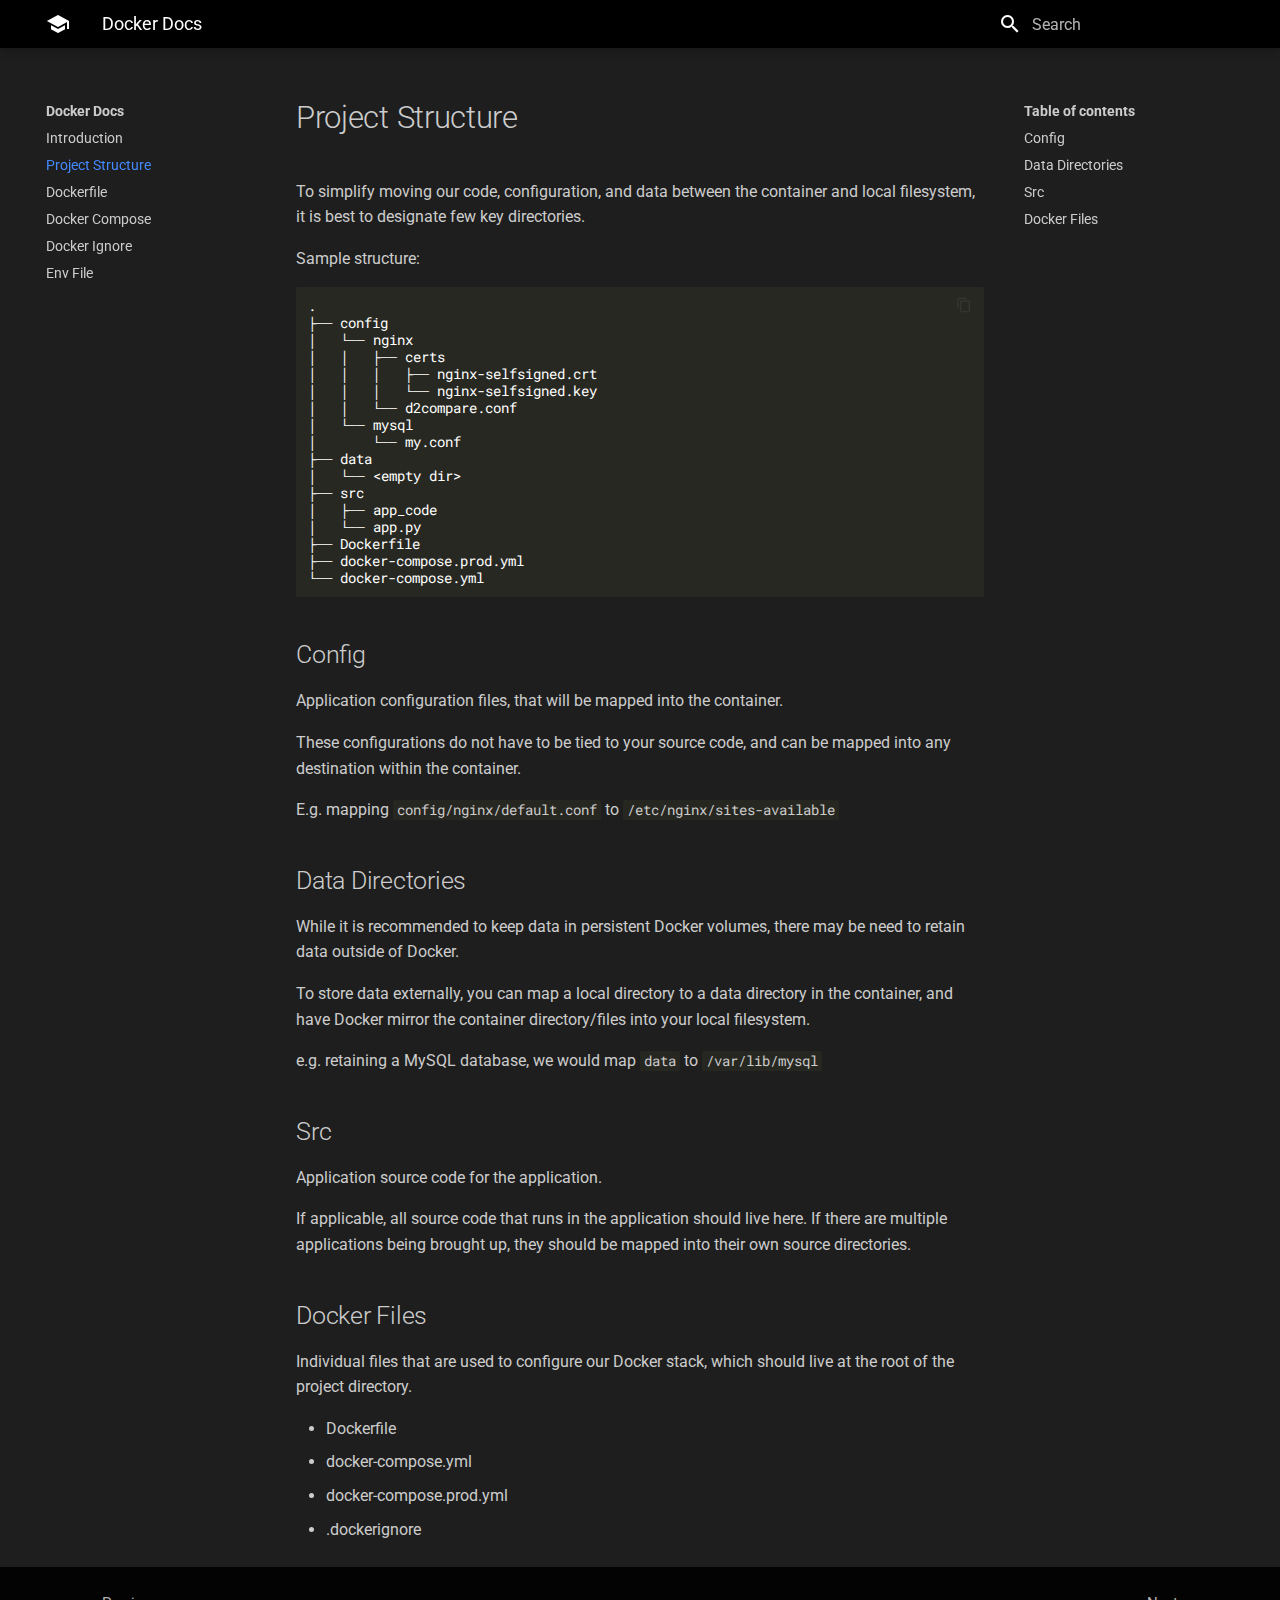
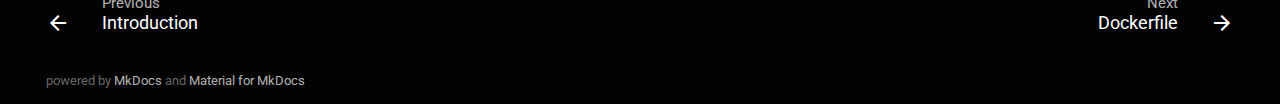
<file: project_structure/index.html>
<!doctype html>
<html lang="en" class="no-js">
  <head>
    
      <meta charset="utf-8">
      <meta name="viewport" content="width=device-width,initial-scale=1">
      <meta http-equiv="x-ua-compatible" content="ie=edge">
      
      
      
      
        <meta name="lang:clipboard.copy" content="Copy to clipboard">
      
        <meta name="lang:clipboard.copied" content="Copied to clipboard">
      
        <meta name="lang:search.language" content="en">
      
        <meta name="lang:search.pipeline.stopwords" content="True">
      
        <meta name="lang:search.pipeline.trimmer" content="True">
      
        <meta name="lang:search.result.none" content="No matching documents">
      
        <meta name="lang:search.result.one" content="1 matching document">
      
        <meta name="lang:search.result.other" content="# matching documents">
      
        <meta name="lang:search.tokenizer" content="[\s\-]+">
      
      <link rel="shortcut icon" href="../assets/images/favicon.png">
      <meta name="generator" content="mkdocs-1.0.4, mkdocs-material-4.4.0">
    
    
      
        <title>Project Structure - Docker Docs</title>
      
    
    
      <link rel="stylesheet" href="../assets/stylesheets/application.0284f74d.css">
      
        <link rel="stylesheet" href="../assets/stylesheets/application-palette.01803549.css">
      
      
    
    
      <script src="../assets/javascripts/modernizr.74668098.js"></script>
    
    
      
        <link href="https://fonts.gstatic.com" rel="preconnect" crossorigin>
        <link rel="stylesheet" href="https://fonts.googleapis.com/css?family=Roboto:300,400,400i,700|Roboto+Mono&display=fallback">
        <style>body,input{font-family:"Roboto","Helvetica Neue",Helvetica,Arial,sans-serif}code,kbd,pre{font-family:"Roboto Mono","Courier New",Courier,monospace}</style>
      
    
    <link rel="stylesheet" href="../assets/fonts/material-icons.css">
    
    
      <link rel="stylesheet" href="../css/material-dark.css">
    
    
      
    
    
  </head>
  
    
    
    <body dir="ltr" data-md-color-primary="" data-md-color-accent="indigo">
  
    <svg class="md-svg">
      <defs>
        
        
      </defs>
    </svg>
    <input class="md-toggle" data-md-toggle="drawer" type="checkbox" id="__drawer" autocomplete="off">
    <input class="md-toggle" data-md-toggle="search" type="checkbox" id="__search" autocomplete="off">
    <label class="md-overlay" data-md-component="overlay" for="__drawer"></label>
    
      <a href="#project-structure" tabindex="1" class="md-skip">
        Skip to content
      </a>
    
    
      <header class="md-header" data-md-component="header">
  <nav class="md-header-nav md-grid">
    <div class="md-flex">
      <div class="md-flex__cell md-flex__cell--shrink">
        <a href=".." title="Docker Docs" class="md-header-nav__button md-logo">
          
            <i class="md-icon"></i>
          
        </a>
      </div>
      <div class="md-flex__cell md-flex__cell--shrink">
        <label class="md-icon md-icon--menu md-header-nav__button" for="__drawer"></label>
      </div>
      <div class="md-flex__cell md-flex__cell--stretch">
        <div class="md-flex__ellipsis md-header-nav__title" data-md-component="title">
          
            <span class="md-header-nav__topic">
              Docker Docs
            </span>
            <span class="md-header-nav__topic">
              
                Project Structure
              
            </span>
          
        </div>
      </div>
      <div class="md-flex__cell md-flex__cell--shrink">
        
          <label class="md-icon md-icon--search md-header-nav__button" for="__search"></label>
          
<div class="md-search" data-md-component="search" role="dialog">
  <label class="md-search__overlay" for="__search"></label>
  <div class="md-search__inner" role="search">
    <form class="md-search__form" name="search">
      <input type="text" class="md-search__input" name="query" placeholder="Search" autocapitalize="off" autocorrect="off" autocomplete="off" spellcheck="false" data-md-component="query" data-md-state="active">
      <label class="md-icon md-search__icon" for="__search"></label>
      <button type="reset" class="md-icon md-search__icon" data-md-component="reset" tabindex="-1">
        &#xE5CD;
      </button>
    </form>
    <div class="md-search__output">
      <div class="md-search__scrollwrap" data-md-scrollfix>
        <div class="md-search-result" data-md-component="result">
          <div class="md-search-result__meta">
            Type to start searching
          </div>
          <ol class="md-search-result__list"></ol>
        </div>
      </div>
    </div>
  </div>
</div>
        
      </div>
      
    </div>
  </nav>
</header>
    
    <div class="md-container">
      
        
      
      
      <main class="md-main">
        <div class="md-main__inner md-grid" data-md-component="container">
          
            
              <div class="md-sidebar md-sidebar--primary" data-md-component="navigation">
                <div class="md-sidebar__scrollwrap">
                  <div class="md-sidebar__inner">
                    <nav class="md-nav md-nav--primary" data-md-level="0">
  <label class="md-nav__title md-nav__title--site" for="__drawer">
    <a href=".." title="Docker Docs" class="md-nav__button md-logo">
      
        <i class="md-icon"></i>
      
    </a>
    Docker Docs
  </label>
  
  <ul class="md-nav__list" data-md-scrollfix>
    
      
      
      


  <li class="md-nav__item">
    <a href=".." title="Introduction" class="md-nav__link">
      Introduction
    </a>
  </li>

    
      
      
      

  


  <li class="md-nav__item md-nav__item--active">
    
    <input class="md-toggle md-nav__toggle" data-md-toggle="toc" type="checkbox" id="__toc">
    
      
    
    
      <label class="md-nav__link md-nav__link--active" for="__toc">
        Project Structure
      </label>
    
    <a href="./" title="Project Structure" class="md-nav__link md-nav__link--active">
      Project Structure
    </a>
    
      
<nav class="md-nav md-nav--secondary">
  
  
    
  
  
    <label class="md-nav__title" for="__toc">Table of contents</label>
    <ul class="md-nav__list" data-md-scrollfix>
      
        <li class="md-nav__item">
  <a href="#config" title="Config" class="md-nav__link">
    Config
  </a>
  
</li>
      
        <li class="md-nav__item">
  <a href="#data-directories" title="Data Directories" class="md-nav__link">
    Data Directories
  </a>
  
</li>
      
        <li class="md-nav__item">
  <a href="#src" title="Src" class="md-nav__link">
    Src
  </a>
  
</li>
      
        <li class="md-nav__item">
  <a href="#docker-files" title="Docker Files" class="md-nav__link">
    Docker Files
  </a>
  
</li>
      
      
      
      
      
    </ul>
  
</nav>
    
  </li>

    
      
      
      


  <li class="md-nav__item">
    <a href="../dockerfile/" title="Dockerfile" class="md-nav__link">
      Dockerfile
    </a>
  </li>

    
      
      
      


  <li class="md-nav__item">
    <a href="../docker_compose/" title="Docker Compose" class="md-nav__link">
      Docker Compose
    </a>
  </li>

    
      
      
      


  <li class="md-nav__item">
    <a href="../dockerignore/" title="Docker Ignore" class="md-nav__link">
      Docker Ignore
    </a>
  </li>

    
      
      
      


  <li class="md-nav__item">
    <a href="../env_file/" title="Env File" class="md-nav__link">
      Env File
    </a>
  </li>

    
  </ul>
</nav>
                  </div>
                </div>
              </div>
            
            
              <div class="md-sidebar md-sidebar--secondary" data-md-component="toc">
                <div class="md-sidebar__scrollwrap">
                  <div class="md-sidebar__inner">
                    
<nav class="md-nav md-nav--secondary">
  
  
    
  
  
    <label class="md-nav__title" for="__toc">Table of contents</label>
    <ul class="md-nav__list" data-md-scrollfix>
      
        <li class="md-nav__item">
  <a href="#config" title="Config" class="md-nav__link">
    Config
  </a>
  
</li>
      
        <li class="md-nav__item">
  <a href="#data-directories" title="Data Directories" class="md-nav__link">
    Data Directories
  </a>
  
</li>
      
        <li class="md-nav__item">
  <a href="#src" title="Src" class="md-nav__link">
    Src
  </a>
  
</li>
      
        <li class="md-nav__item">
  <a href="#docker-files" title="Docker Files" class="md-nav__link">
    Docker Files
  </a>
  
</li>
      
      
      
      
      
    </ul>
  
</nav>
                  </div>
                </div>
              </div>
            
          
          <div class="md-content">
            <article class="md-content__inner md-typeset">
              
                
                
                <h1 id="project-structure">Project Structure</h1>
<p>To simplify moving our code, configuration, and data between the container and local filesystem, it is best to designate few key directories.</p>
<p>Sample structure:</p>
<div class="codehilite" style="background: #272822"><pre style="line-height: 125%"><span></span>.
├── config
│   └── nginx
│   │   ├── certs
│   │   │   ├── nginx-selfsigned.crt
│   │   │   └── nginx-selfsigned.key
│   │   └── d2compare.conf
│   └── mysql
│       └── my.conf
├── data
│   └── &lt;empty dir&gt;
├── src
│   ├── app_code
│   └── app.py
├── Dockerfile
├── docker-compose.prod.yml
└── docker-compose.yml
</pre></div>


<h2 id="config">Config</h2>
<p>Application configuration files, that will be mapped into the container.</p>
<p>These configurations do not have to be tied to your source code, and can be mapped into any destination within the container.</p>
<p>E.g. mapping <code>config/nginx/default.conf</code> to <code>/etc/nginx/sites-available</code></p>
<h2 id="data-directories">Data Directories</h2>
<p>While it is recommended to keep data in persistent Docker volumes, there may be need to retain data outside of Docker.</p>
<p>To store data externally, you can map a local directory to a data directory in the container, and have Docker mirror the container directory/files into your local filesystem.</p>
<p>e.g. retaining a MySQL database, we would map <code>data</code> to <code>/var/lib/mysql</code></p>
<h2 id="src">Src</h2>
<p>Application source code for the application.</p>
<p>If applicable, all source code that runs in the application should live here. If there are multiple applications being brought up, they should be mapped into their own source directories.</p>
<h2 id="docker-files">Docker Files</h2>
<p>Individual files that are used to configure our Docker stack, which should live at the root of the project directory.</p>
<ul>
<li>Dockerfile</li>
<li>docker-compose.yml</li>
<li>docker-compose.prod.yml</li>
<li>.dockerignore</li>
</ul>
                
                  
                
              
              
                


              
            </article>
          </div>
        </div>
      </main>
      
        
<footer class="md-footer">
  
    <div class="md-footer-nav">
      <nav class="md-footer-nav__inner md-grid">
        
          <a href=".." title="Introduction" class="md-flex md-footer-nav__link md-footer-nav__link--prev" rel="prev">
            <div class="md-flex__cell md-flex__cell--shrink">
              <i class="md-icon md-icon--arrow-back md-footer-nav__button"></i>
            </div>
            <div class="md-flex__cell md-flex__cell--stretch md-footer-nav__title">
              <span class="md-flex__ellipsis">
                <span class="md-footer-nav__direction">
                  Previous
                </span>
                Introduction
              </span>
            </div>
          </a>
        
        
          <a href="../dockerfile/" title="Dockerfile" class="md-flex md-footer-nav__link md-footer-nav__link--next" rel="next">
            <div class="md-flex__cell md-flex__cell--stretch md-footer-nav__title">
              <span class="md-flex__ellipsis">
                <span class="md-footer-nav__direction">
                  Next
                </span>
                Dockerfile
              </span>
            </div>
            <div class="md-flex__cell md-flex__cell--shrink">
              <i class="md-icon md-icon--arrow-forward md-footer-nav__button"></i>
            </div>
          </a>
        
      </nav>
    </div>
  
  <div class="md-footer-meta md-typeset">
    <div class="md-footer-meta__inner md-grid">
      <div class="md-footer-copyright">
        
        powered by
        <a href="https://www.mkdocs.org">MkDocs</a>
        and
        <a href="https://squidfunk.github.io/mkdocs-material/">
          Material for MkDocs</a>
      </div>
      
    </div>
  </div>
</footer>
      
    </div>
    
      <script src="../assets/javascripts/application.245445c6.js"></script>
      
      <script>app.initialize({version:"1.0.4",url:{base:".."}})</script>
      
    
  </body>
</html>
</file>
<file: assets/stylesheets/application.0284f74d.css>
@charset "UTF-8";html{box-sizing:border-box}*,:after,:before{box-sizing:inherit}html{-webkit-text-size-adjust:none;-moz-text-size-adjust:none;-ms-text-size-adjust:none;text-size-adjust:none}body{margin:0}hr{overflow:visible;box-sizing:content-box}a{-webkit-text-decoration-skip:objects}a,button,input,label{-webkit-tap-highlight-color:transparent}a{color:inherit;text-decoration:none}small,sub,sup{font-size:80%}sub,sup{position:relative;line-height:0;vertical-align:baseline}sub{bottom:-.25em}sup{top:-.5em}img{border-style:none}table{border-collapse:separate;border-spacing:0}td,th{font-weight:400;vertical-align:top}button{margin:0;padding:0;border:0;outline-style:none;background:transparent;font-size:inherit}input{border:0;outline:0}.md-clipboard:before,.md-icon,.md-nav__button,.md-nav__link:after,.md-nav__title:before,.md-search-result__article--document:before,.md-source-file:before,.md-typeset .admonition>.admonition-title:before,.md-typeset .admonition>summary:before,.md-typeset .critic.comment:before,.md-typeset .footnote-backref,.md-typeset .task-list-control .task-list-indicator:before,.md-typeset details>.admonition-title:before,.md-typeset details>summary:before,.md-typeset summary:after{font-family:Material Icons;font-style:normal;font-variant:normal;font-weight:400;line-height:1;text-transform:none;white-space:nowrap;speak:none;word-wrap:normal;direction:ltr}.md-content__icon,.md-footer-nav__button,.md-header-nav__button,.md-nav__button,.md-nav__title:before,.md-search-result__article--document:before{display:inline-block;margin:.2rem;padding:.4rem;font-size:1.2rem;cursor:pointer}.md-icon--arrow-back:before{content:""}.md-icon--arrow-forward:before{content:""}.md-icon--menu:before{content:""}.md-icon--search:before{content:""}[dir=rtl] .md-icon--arrow-back:before{content:""}[dir=rtl] .md-icon--arrow-forward:before{content:""}body{-webkit-font-smoothing:antialiased;-moz-osx-font-smoothing:grayscale}body,input{color:rgba(0,0,0,.87);-webkit-font-feature-settings:"kern","liga";font-feature-settings:"kern","liga";font-family:Helvetica Neue,Helvetica,Arial,sans-serif}code,kbd,pre{color:rgba(0,0,0,.87);-webkit-font-feature-settings:"kern";font-feature-settings:"kern";font-family:Courier New,Courier,monospace}.md-typeset{font-size:.8rem;line-height:1.6;-webkit-print-color-adjust:exact}.md-typeset blockquote,.md-typeset ol,.md-typeset p,.md-typeset ul{margin:1em 0}.md-typeset h1{margin:0 0 2rem;color:rgba(0,0,0,.54);font-size:1.5625rem;line-height:1.3}.md-typeset h1,.md-typeset h2{font-weight:300;letter-spacing:-.01em}.md-typeset h2{margin:2rem 0 .8rem;font-size:1.25rem;line-height:1.4}.md-typeset h3{margin:1.6rem 0 .8rem;font-size:1rem;font-weight:400;letter-spacing:-.01em;line-height:1.5}.md-typeset h2+h3{margin-top:.8rem}.md-typeset h4{font-size:.8rem}.md-typeset h4,.md-typeset h5,.md-typeset h6{margin:.8rem 0;font-weight:700;letter-spacing:-.01em}.md-typeset h5,.md-typeset h6{color:rgba(0,0,0,.54);font-size:.64rem}.md-typeset h5{text-transform:uppercase}.md-typeset hr{margin:1.5em 0;border-bottom:.05rem dotted rgba(0,0,0,.26)}.md-typeset a{color:#3f51b5;word-break:break-word}.md-typeset a,.md-typeset a:before{transition:color .125s}.md-typeset a:active,.md-typeset a:hover{color:#536dfe}.md-typeset code,.md-typeset pre{background-color:hsla(0,0%,92.5%,.5);color:#37474f;font-size:85%;direction:ltr}.md-typeset code{margin:0 .29412em;padding:.07353em 0;border-radius:.1rem;box-shadow:.29412em 0 0 hsla(0,0%,92.5%,.5),-.29412em 0 0 hsla(0,0%,92.5%,.5);word-break:break-word;-webkit-box-decoration-break:clone;box-decoration-break:clone}.md-typeset h1 code,.md-typeset h2 code,.md-typeset h3 code,.md-typeset h4 code,.md-typeset h5 code,.md-typeset h6 code{margin:0;background-color:transparent;box-shadow:none}.md-typeset a>code{margin:inherit;padding:inherit;border-radius:initial;background-color:inherit;color:inherit;box-shadow:none}.md-typeset pre{position:relative;margin:1em 0;border-radius:.1rem;line-height:1.4;-webkit-overflow-scrolling:touch}.md-typeset pre>code{display:block;margin:0;padding:.525rem .6rem;background-color:transparent;font-size:inherit;box-shadow:none;-webkit-box-decoration-break:slice;box-decoration-break:slice;overflow:auto}.md-typeset pre>code::-webkit-scrollbar{width:.2rem;height:.2rem}.md-typeset pre>code::-webkit-scrollbar-thumb{background-color:rgba(0,0,0,.26)}.md-typeset pre>code::-webkit-scrollbar-thumb:hover{background-color:#536dfe}.md-typeset kbd{padding:0 .29412em;border-radius:.15rem;border:.05rem solid #c9c9c9;border-bottom-color:#bcbcbc;background-color:#fcfcfc;color:#555;font-size:85%;box-shadow:0 .05rem 0 #b0b0b0;word-break:break-word}.md-typeset mark{margin:0 .25em;padding:.0625em 0;border-radius:.1rem;background-color:rgba(255,235,59,.5);box-shadow:.25em 0 0 rgba(255,235,59,.5),-.25em 0 0 rgba(255,235,59,.5);word-break:break-word;-webkit-box-decoration-break:clone;box-decoration-break:clone}.md-typeset abbr{border-bottom:.05rem dotted rgba(0,0,0,.54);text-decoration:none;cursor:help}.md-typeset small{opacity:.75}.md-typeset sub,.md-typeset sup{margin-left:.07812em}[dir=rtl] .md-typeset sub,[dir=rtl] .md-typeset sup{margin-right:.07812em;margin-left:0}.md-typeset blockquote{padding-left:.6rem;border-left:.2rem solid rgba(0,0,0,.26);color:rgba(0,0,0,.54)}[dir=rtl] .md-typeset blockquote{padding-right:.6rem;padding-left:0;border-right:.2rem solid rgba(0,0,0,.26);border-left:initial}.md-typeset ul{list-style-type:disc}.md-typeset ol,.md-typeset ul{margin-left:.625em;padding:0}[dir=rtl] .md-typeset ol,[dir=rtl] .md-typeset ul{margin-right:.625em;margin-left:0}.md-typeset ol ol,.md-typeset ul ol{list-style-type:lower-alpha}.md-typeset ol ol ol,.md-typeset ul ol ol{list-style-type:lower-roman}.md-typeset ol li,.md-typeset ul li{margin-bottom:.5em;margin-left:1.25em}[dir=rtl] .md-typeset ol li,[dir=rtl] .md-typeset ul li{margin-right:1.25em;margin-left:0}.md-typeset ol li blockquote,.md-typeset ol li p,.md-typeset ul li blockquote,.md-typeset ul li p{margin:.5em 0}.md-typeset ol li:last-child,.md-typeset ul li:last-child{margin-bottom:0}.md-typeset ol li ol,.md-typeset ol li ul,.md-typeset ul li ol,.md-typeset ul li ul{margin:.5em 0 .5em .625em}[dir=rtl] .md-typeset ol li ol,[dir=rtl] .md-typeset ol li ul,[dir=rtl] .md-typeset ul li ol,[dir=rtl] .md-typeset ul li ul{margin-right:.625em;margin-left:0}.md-typeset dd{margin:1em 0 1em 1.875em}[dir=rtl] .md-typeset dd{margin-right:1.875em;margin-left:0}.md-typeset iframe,.md-typeset img,.md-typeset svg{max-width:100%}.md-typeset table:not([class]){box-shadow:0 2px 2px 0 rgba(0,0,0,.14),0 1px 5px 0 rgba(0,0,0,.12),0 3px 1px -2px rgba(0,0,0,.2);display:inline-block;max-width:100%;border-radius:.1rem;font-size:.64rem;overflow:auto;-webkit-overflow-scrolling:touch}.md-typeset table:not([class])+*{margin-top:1.5em}.md-typeset table:not([class]) td:not([align]),.md-typeset table:not([class]) th:not([align]){text-align:left}[dir=rtl] .md-typeset table:not([class]) td:not([align]),[dir=rtl] .md-typeset table:not([class]) th:not([align]){text-align:right}.md-typeset table:not([class]) th{min-width:5rem;padding:.6rem .8rem;background-color:rgba(0,0,0,.54);color:#fff;vertical-align:top}.md-typeset table:not([class]) td{padding:.6rem .8rem;border-top:.05rem solid rgba(0,0,0,.07);vertical-align:top}.md-typeset table:not([class]) tr{transition:background-color .125s}.md-typeset table:not([class]) tr:hover{background-color:rgba(0,0,0,.035);box-shadow:inset 0 .05rem 0 #fff}.md-typeset table:not([class]) tr:first-child td{border-top:0}.md-typeset table:not([class]) a{word-break:normal}.md-typeset__scrollwrap{margin:1em -.8rem;overflow-x:auto;-webkit-overflow-scrolling:touch}.md-typeset .md-typeset__table{display:inline-block;margin-bottom:.5em;padding:0 .8rem}.md-typeset .md-typeset__table table{display:table;width:100%;margin:0;overflow:hidden}html{font-size:125%;overflow-x:hidden}body,html{height:100%}body{position:relative;font-size:.5rem}hr{display:block;height:.05rem;padding:0;border:0}.md-svg{display:none}.md-grid{max-width:61rem;margin-right:auto;margin-left:auto}.md-container,.md-main{overflow:auto}.md-container{display:table;width:100%;height:100%;padding-top:2.4rem;table-layout:fixed}.md-main{display:table-row;height:100%}.md-main__inner{height:100%;padding-top:1.5rem;padding-bottom:.05rem}.md-toggle{display:none}.md-overlay{position:fixed;top:0;width:0;height:0;transition:width 0s .25s,height 0s .25s,opacity .25s;background-color:rgba(0,0,0,.54);opacity:0;z-index:3}.md-flex{display:table}.md-flex__cell{display:table-cell;position:relative;vertical-align:top}.md-flex__cell--shrink{width:0}.md-flex__cell--stretch{display:table;width:100%;table-layout:fixed}.md-flex__ellipsis{display:table-cell;text-overflow:ellipsis;white-space:nowrap;overflow:hidden}.md-skip{position:fixed;width:.05rem;height:.05rem;margin:.5rem;padding:.3rem .5rem;-webkit-transform:translateY(.4rem);transform:translateY(.4rem);border-radius:.1rem;background-color:rgba(0,0,0,.87);color:#fff;font-size:.64rem;opacity:0;overflow:hidden}.md-skip:focus{width:auto;height:auto;clip:auto;-webkit-transform:translateX(0);transform:translateX(0);transition:opacity .175s 75ms,-webkit-transform .25s cubic-bezier(.4,0,.2,1);transition:transform .25s cubic-bezier(.4,0,.2,1),opacity .175s 75ms;transition:transform .25s cubic-bezier(.4,0,.2,1),opacity .175s 75ms,-webkit-transform .25s cubic-bezier(.4,0,.2,1);opacity:1;z-index:10}@page{margin:25mm}.md-clipboard{position:absolute;top:.3rem;right:.3rem;width:1.4rem;height:1.4rem;border-radius:.1rem;font-size:.8rem;cursor:pointer;z-index:1;-webkit-backface-visibility:hidden;backface-visibility:hidden}.md-clipboard:before{transition:color .25s,opacity .25s;color:rgba(0,0,0,.07);content:"\E14D"}.codehilite:hover .md-clipboard:before,.md-typeset .highlight:hover .md-clipboard:before,pre:hover .md-clipboard:before{color:rgba(0,0,0,.54)}.md-clipboard:focus:before,.md-clipboard:hover:before{color:#536dfe}.md-clipboard__message{display:block;position:absolute;top:0;right:1.7rem;padding:.3rem .5rem;-webkit-transform:translateX(.4rem);transform:translateX(.4rem);transition:opacity .175s,-webkit-transform .25s cubic-bezier(.9,.1,.9,0);transition:transform .25s cubic-bezier(.9,.1,.9,0),opacity .175s;transition:transform .25s cubic-bezier(.9,.1,.9,0),opacity .175s,-webkit-transform .25s cubic-bezier(.9,.1,.9,0);border-radius:.1rem;background-color:rgba(0,0,0,.54);color:#fff;font-size:.64rem;white-space:nowrap;opacity:0;pointer-events:none}.md-clipboard__message--active{-webkit-transform:translateX(0);transform:translateX(0);transition:opacity .175s 75ms,-webkit-transform .25s cubic-bezier(.4,0,.2,1);transition:transform .25s cubic-bezier(.4,0,.2,1),opacity .175s 75ms;transition:transform .25s cubic-bezier(.4,0,.2,1),opacity .175s 75ms,-webkit-transform .25s cubic-bezier(.4,0,.2,1);opacity:1;pointer-events:auto}.md-clipboard__message:before{content:attr(aria-label)}.md-clipboard__message:after{display:block;position:absolute;top:50%;right:-.2rem;width:0;margin-top:-.2rem;border-color:transparent rgba(0,0,0,.54);border-style:solid;border-width:.2rem 0 .2rem .2rem;content:""}.md-content__inner{margin:0 .8rem 1.2rem;padding-top:.6rem}.md-content__inner:before{display:block;height:.4rem;content:""}.md-content__inner>:last-child{margin-bottom:0}.md-content__icon{position:relative;margin:.4rem 0;padding:0;float:right}.md-typeset .md-content__icon{color:rgba(0,0,0,.26)}.md-header{position:fixed;top:0;right:0;left:0;height:2.4rem;transition:background-color .25s,color .25s;background-color:#3f51b5;color:#fff;box-shadow:none;z-index:2;-webkit-backface-visibility:hidden;backface-visibility:hidden}.no-js .md-header{transition:none;box-shadow:none}.md-header[data-md-state=shadow]{transition:background-color .25s,color .25s,box-shadow .25s;box-shadow:0 0 .2rem rgba(0,0,0,.1),0 .2rem .4rem rgba(0,0,0,.2)}.md-header-nav{padding:0 .2rem}.md-header-nav__button{position:relative;transition:opacity .25s;z-index:1}.md-header-nav__button:hover{opacity:.7}.md-header-nav__button.md-logo *{display:block}.no-js .md-header-nav__button.md-icon--search{display:none}.md-header-nav__topic{display:block;position:absolute;transition:opacity .15s,-webkit-transform .4s cubic-bezier(.1,.7,.1,1);transition:transform .4s cubic-bezier(.1,.7,.1,1),opacity .15s;transition:transform .4s cubic-bezier(.1,.7,.1,1),opacity .15s,-webkit-transform .4s cubic-bezier(.1,.7,.1,1);text-overflow:ellipsis;white-space:nowrap;overflow:hidden}.md-header-nav__topic+.md-header-nav__topic{-webkit-transform:translateX(1.25rem);transform:translateX(1.25rem);transition:opacity .15s,-webkit-transform .4s cubic-bezier(1,.7,.1,.1);transition:transform .4s cubic-bezier(1,.7,.1,.1),opacity .15s;transition:transform .4s cubic-bezier(1,.7,.1,.1),opacity .15s,-webkit-transform .4s cubic-bezier(1,.7,.1,.1);opacity:0;z-index:-1;pointer-events:none}[dir=rtl] .md-header-nav__topic+.md-header-nav__topic{-webkit-transform:translateX(-1.25rem);transform:translateX(-1.25rem)}.no-js .md-header-nav__topic{position:static}.no-js .md-header-nav__topic+.md-header-nav__topic{display:none}.md-header-nav__title{padding:0 1rem;font-size:.9rem;line-height:2.4rem}.md-header-nav__title[data-md-state=active] .md-header-nav__topic{-webkit-transform:translateX(-1.25rem);transform:translateX(-1.25rem);transition:opacity .15s,-webkit-transform .4s cubic-bezier(1,.7,.1,.1);transition:transform .4s cubic-bezier(1,.7,.1,.1),opacity .15s;transition:transform .4s cubic-bezier(1,.7,.1,.1),opacity .15s,-webkit-transform .4s cubic-bezier(1,.7,.1,.1);opacity:0;z-index:-1;pointer-events:none}[dir=rtl] .md-header-nav__title[data-md-state=active] .md-header-nav__topic{-webkit-transform:translateX(1.25rem);transform:translateX(1.25rem)}.md-header-nav__title[data-md-state=active] .md-header-nav__topic+.md-header-nav__topic{-webkit-transform:translateX(0);transform:translateX(0);transition:opacity .15s,-webkit-transform .4s cubic-bezier(.1,.7,.1,1);transition:transform .4s cubic-bezier(.1,.7,.1,1),opacity .15s;transition:transform .4s cubic-bezier(.1,.7,.1,1),opacity .15s,-webkit-transform .4s cubic-bezier(.1,.7,.1,1);opacity:1;z-index:0;pointer-events:auto}.md-header-nav__source{display:none}.md-hero{transition:background .25s;background-color:#3f51b5;color:#fff;font-size:1rem;overflow:hidden}.md-hero__inner{margin-top:1rem;padding:.8rem .8rem .4rem;transition:opacity .25s,-webkit-transform .4s cubic-bezier(.1,.7,.1,1);transition:transform .4s cubic-bezier(.1,.7,.1,1),opacity .25s;transition:transform .4s cubic-bezier(.1,.7,.1,1),opacity .25s,-webkit-transform .4s cubic-bezier(.1,.7,.1,1);transition-delay:.1s}[data-md-state=hidden] .md-hero__inner{pointer-events:none;-webkit-transform:translateY(.625rem);transform:translateY(.625rem);transition:opacity .1s 0s,-webkit-transform 0s .4s;transition:transform 0s .4s,opacity .1s 0s;transition:transform 0s .4s,opacity .1s 0s,-webkit-transform 0s .4s;opacity:0}.md-hero--expand .md-hero__inner{margin-bottom:1.2rem}.md-footer-nav{background-color:rgba(0,0,0,.87);color:#fff}.md-footer-nav__inner{padding:.2rem;overflow:auto}.md-footer-nav__link{padding-top:1.4rem;padding-bottom:.4rem;transition:opacity .25s}.md-footer-nav__link:hover{opacity:.7}.md-footer-nav__link--prev{width:25%;float:left}[dir=rtl] .md-footer-nav__link--prev{float:right}.md-footer-nav__link--next{width:75%;float:right;text-align:right}[dir=rtl] .md-footer-nav__link--next{float:left;text-align:left}.md-footer-nav__button{transition:background .25s}.md-footer-nav__title{position:relative;padding:0 1rem;font-size:.9rem;line-height:2.4rem}.md-footer-nav__direction{position:absolute;right:0;left:0;margin-top:-1rem;padding:0 1rem;color:hsla(0,0%,100%,.7);font-size:.75rem}.md-footer-meta{background-color:rgba(0,0,0,.895)}.md-footer-meta__inner{padding:.2rem;overflow:auto}html .md-footer-meta.md-typeset a{color:hsla(0,0%,100%,.7)}html .md-footer-meta.md-typeset a:focus,html .md-footer-meta.md-typeset a:hover{color:#fff}.md-footer-copyright{margin:0 .6rem;padding:.4rem 0;color:hsla(0,0%,100%,.3);font-size:.64rem}.md-footer-copyright__highlight{color:hsla(0,0%,100%,.7)}.md-footer-social{margin:0 .4rem;padding:.2rem 0 .6rem}.md-footer-social__link{display:inline-block;width:1.6rem;height:1.6rem;font-size:.8rem;text-align:center}.md-footer-social__link:before{line-height:1.9}.md-nav{font-size:.7rem;line-height:1.3}.md-nav__title{display:block;padding:0 .6rem;font-weight:700;text-overflow:ellipsis;overflow:hidden}.md-nav__title:before{display:none;content:"\E5C4"}[dir=rtl] .md-nav__title:before{content:"\E5C8"}.md-nav__title .md-nav__button{display:none}.md-nav__list{margin:0;padding:0;list-style:none}.md-nav__item{padding:0 .6rem}.md-nav__item:last-child{padding-bottom:.6rem}.md-nav__item .md-nav__item{padding-right:0}[dir=rtl] .md-nav__item .md-nav__item{padding-right:.6rem;padding-left:0}.md-nav__item .md-nav__item:last-child{padding-bottom:0}.md-nav__button img{width:100%;height:auto}.md-nav__link{display:block;margin-top:.625em;transition:color .125s;text-overflow:ellipsis;cursor:pointer;overflow:hidden}.md-nav__item--nested>.md-nav__link:after{content:"\E313"}html .md-nav__link[for=__toc],html .md-nav__link[for=__toc]+.md-nav__link:after,html .md-nav__link[for=__toc]~.md-nav{display:none}.md-nav__link[data-md-state=blur]{color:rgba(0,0,0,.54)}.md-nav__link--active,.md-nav__link:active{color:#3f51b5}.md-nav__item--nested>.md-nav__link{color:inherit}.md-nav__link:focus,.md-nav__link:hover{color:#536dfe}.md-nav__source,.no-js .md-search{display:none}.md-search__overlay{opacity:0;z-index:1}.md-search__form{position:relative}.md-search__input{position:relative;padding:0 2.2rem 0 3.6rem;text-overflow:ellipsis;z-index:2}[dir=rtl] .md-search__input{padding:0 3.6rem 0 2.2rem}.md-search__input::-webkit-input-placeholder{transition:color .25s cubic-bezier(.1,.7,.1,1)}.md-search__input::-moz-placeholder{transition:color .25s cubic-bezier(.1,.7,.1,1)}.md-search__input:-ms-input-placeholder{transition:color .25s cubic-bezier(.1,.7,.1,1)}.md-search__input::-ms-input-placeholder{transition:color .25s cubic-bezier(.1,.7,.1,1)}.md-search__input::placeholder{transition:color .25s cubic-bezier(.1,.7,.1,1)}.md-search__input::-webkit-input-placeholder,.md-search__input~.md-search__icon{color:rgba(0,0,0,.54)}.md-search__input::-moz-placeholder,.md-search__input~.md-search__icon{color:rgba(0,0,0,.54)}.md-search__input:-ms-input-placeholder,.md-search__input~.md-search__icon{color:rgba(0,0,0,.54)}.md-search__input::-ms-input-placeholder,.md-search__input~.md-search__icon{color:rgba(0,0,0,.54)}.md-search__input::placeholder,.md-search__input~.md-search__icon{color:rgba(0,0,0,.54)}.md-search__input::-ms-clear{display:none}.md-search__icon{position:absolute;transition:color .25s cubic-bezier(.1,.7,.1,1),opacity .25s;font-size:1.2rem;cursor:pointer;z-index:2}.md-search__icon:hover{opacity:.7}.md-search__icon[for=__search]{top:.3rem;left:.5rem}[dir=rtl] .md-search__icon[for=__search]{right:.5rem;left:auto}.md-search__icon[for=__search]:before{content:"\E8B6"}.md-search__icon[type=reset]{top:.3rem;right:.5rem;-webkit-transform:scale(.125);transform:scale(.125);transition:opacity .15s,-webkit-transform .15s cubic-bezier(.1,.7,.1,1);transition:transform .15s cubic-bezier(.1,.7,.1,1),opacity .15s;transition:transform .15s cubic-bezier(.1,.7,.1,1),opacity .15s,-webkit-transform .15s cubic-bezier(.1,.7,.1,1);opacity:0}[dir=rtl] .md-search__icon[type=reset]{right:auto;left:.5rem}[data-md-toggle=search]:checked~.md-header .md-search__input:valid~.md-search__icon[type=reset]{-webkit-transform:scale(1);transform:scale(1);opacity:1}[data-md-toggle=search]:checked~.md-header .md-search__input:valid~.md-search__icon[type=reset]:hover{opacity:.7}.md-search__output{position:absolute;width:100%;border-radius:0 0 .1rem .1rem;overflow:hidden;z-index:1}.md-search__scrollwrap{height:100%;background-color:#fff;box-shadow:inset 0 .05rem 0 rgba(0,0,0,.07);overflow-y:auto;-webkit-overflow-scrolling:touch}.md-search-result{color:rgba(0,0,0,.87);word-break:break-word}.md-search-result__meta{padding:0 .8rem;background-color:rgba(0,0,0,.07);color:rgba(0,0,0,.54);font-size:.64rem;line-height:1.8rem}.md-search-result__list{margin:0;padding:0;border-top:.05rem solid rgba(0,0,0,.07);list-style:none}.md-search-result__item{box-shadow:0 -.05rem 0 rgba(0,0,0,.07)}.md-search-result__link{display:block;transition:background .25s;outline:0;overflow:hidden}.md-search-result__link:hover,.md-search-result__link[data-md-state=active]{background-color:rgba(83,109,254,.1)}.md-search-result__link:hover .md-search-result__article:before,.md-search-result__link[data-md-state=active] .md-search-result__article:before{opacity:.7}.md-search-result__link:last-child .md-search-result__teaser{margin-bottom:.6rem}.md-search-result__article{position:relative;padding:0 .8rem;overflow:auto}.md-search-result__article--document:before{position:absolute;left:0;margin:.1rem;transition:opacity .25s;color:rgba(0,0,0,.54);content:"\E880"}[dir=rtl] .md-search-result__article--document:before{right:0;left:auto}.md-search-result__article--document .md-search-result__title{margin:.55rem 0;font-size:.8rem;font-weight:400;line-height:1.4}.md-search-result__title{margin:.5em 0;font-size:.64rem;font-weight:700;line-height:1.4}.md-search-result__teaser{display:-webkit-box;max-height:1.65rem;margin:.5em 0;color:rgba(0,0,0,.54);font-size:.64rem;line-height:1.4;text-overflow:ellipsis;overflow:hidden;-webkit-line-clamp:2}.md-search-result em{font-style:normal;font-weight:700;text-decoration:underline}.md-sidebar{position:absolute;width:12.1rem;padding:1.2rem 0;overflow:hidden}.md-sidebar[data-md-state=lock]{position:fixed;top:2.4rem}.md-sidebar--secondary{display:none}.md-sidebar__scrollwrap{max-height:100%;margin:0 .2rem;overflow-y:auto;-webkit-backface-visibility:hidden;backface-visibility:hidden}.md-sidebar__scrollwrap::-webkit-scrollbar{width:.2rem;height:.2rem}.md-sidebar__scrollwrap::-webkit-scrollbar-thumb{background-color:rgba(0,0,0,.26)}.md-sidebar__scrollwrap::-webkit-scrollbar-thumb:hover{background-color:#536dfe}@-webkit-keyframes md-source__facts--done{0%{height:0}to{height:.65rem}}@keyframes md-source__facts--done{0%{height:0}to{height:.65rem}}@-webkit-keyframes md-source__fact--done{0%{-webkit-transform:translateY(100%);transform:translateY(100%);opacity:0}50%{opacity:0}to{-webkit-transform:translateY(0);transform:translateY(0);opacity:1}}@keyframes md-source__fact--done{0%{-webkit-transform:translateY(100%);transform:translateY(100%);opacity:0}50%{opacity:0}to{-webkit-transform:translateY(0);transform:translateY(0);opacity:1}}.md-source{display:block;padding-right:.6rem;transition:opacity .25s;font-size:.65rem;line-height:1.2;white-space:nowrap}[dir=rtl] .md-source{padding-right:0;padding-left:.6rem}.md-source:hover{opacity:.7}.md-source:after,.md-source__icon{display:inline-block;height:2.4rem;content:"";vertical-align:middle}.md-source__icon{width:2.4rem}.md-source__icon svg{width:1.2rem;height:1.2rem;margin-top:.6rem;margin-left:.6rem}[dir=rtl] .md-source__icon svg{margin-right:.6rem;margin-left:0}.md-source__icon+.md-source__repository{margin-left:-2rem;padding-left:2rem}[dir=rtl] .md-source__icon+.md-source__repository{margin-right:-2rem;margin-left:0;padding-right:2rem;padding-left:0}.md-source__repository{display:inline-block;max-width:100%;margin-left:.6rem;font-weight:700;text-overflow:ellipsis;overflow:hidden;vertical-align:middle}.md-source__facts{margin:0;padding:0;font-size:.55rem;font-weight:700;list-style-type:none;opacity:.75;overflow:hidden}[data-md-state=done] .md-source__facts{-webkit-animation:md-source__facts--done .25s ease-in;animation:md-source__facts--done .25s ease-in}.md-source__fact{float:left}[dir=rtl] .md-source__fact{float:right}[data-md-state=done] .md-source__fact{-webkit-animation:md-source__fact--done .4s ease-out;animation:md-source__fact--done .4s ease-out}.md-source__fact:before{margin:0 .1rem;content:"\00B7"}.md-source__fact:first-child:before{display:none}.md-source-file{display:inline-block;margin:1em .5em 1em 0;padding-right:.25rem;border-radius:.1rem;background-color:rgba(0,0,0,.07);font-size:.64rem;list-style-type:none;cursor:pointer;overflow:hidden}.md-source-file:before{display:inline-block;margin-right:.25rem;padding:.25rem;background-color:rgba(0,0,0,.26);color:#fff;font-size:.8rem;content:"\E86F";vertical-align:middle}html .md-source-file{transition:background .4s,color .4s,box-shadow .4s cubic-bezier(.4,0,.2,1)}html .md-source-file:before{transition:inherit}html body .md-typeset .md-source-file{color:rgba(0,0,0,.54)}.md-source-file:hover{box-shadow:0 0 8px rgba(0,0,0,.18),0 8px 16px rgba(0,0,0,.36)}.md-source-file:hover:before{background-color:#536dfe}.md-tabs{width:100%;transition:background .25s;background-color:#3f51b5;color:#fff;overflow:auto}.md-tabs__list{margin:0 0 0 .2rem;padding:0;list-style:none;white-space:nowrap}.md-tabs__item{display:inline-block;height:2.4rem;padding-right:.6rem;padding-left:.6rem}.md-tabs__link{display:block;margin-top:.8rem;transition:opacity .25s,-webkit-transform .4s cubic-bezier(.1,.7,.1,1);transition:transform .4s cubic-bezier(.1,.7,.1,1),opacity .25s;transition:transform .4s cubic-bezier(.1,.7,.1,1),opacity .25s,-webkit-transform .4s cubic-bezier(.1,.7,.1,1);font-size:.7rem;opacity:.7}.md-tabs__link--active,.md-tabs__link:hover{color:inherit;opacity:1}.md-tabs__item:nth-child(2) .md-tabs__link{transition-delay:.02s}.md-tabs__item:nth-child(3) .md-tabs__link{transition-delay:.04s}.md-tabs__item:nth-child(4) .md-tabs__link{transition-delay:.06s}.md-tabs__item:nth-child(5) .md-tabs__link{transition-delay:.08s}.md-tabs__item:nth-child(6) .md-tabs__link{transition-delay:.1s}.md-tabs__item:nth-child(7) .md-tabs__link{transition-delay:.12s}.md-tabs__item:nth-child(8) .md-tabs__link{transition-delay:.14s}.md-tabs__item:nth-child(9) .md-tabs__link{transition-delay:.16s}.md-tabs__item:nth-child(10) .md-tabs__link{transition-delay:.18s}.md-tabs__item:nth-child(11) .md-tabs__link{transition-delay:.2s}.md-tabs__item:nth-child(12) .md-tabs__link{transition-delay:.22s}.md-tabs__item:nth-child(13) .md-tabs__link{transition-delay:.24s}.md-tabs__item:nth-child(14) .md-tabs__link{transition-delay:.26s}.md-tabs__item:nth-child(15) .md-tabs__link{transition-delay:.28s}.md-tabs__item:nth-child(16) .md-tabs__link{transition-delay:.3s}.md-tabs[data-md-state=hidden]{pointer-events:none}.md-tabs[data-md-state=hidden] .md-tabs__link{-webkit-transform:translateY(50%);transform:translateY(50%);transition:color .25s,opacity .1s,-webkit-transform 0s .4s;transition:color .25s,transform 0s .4s,opacity .1s;transition:color .25s,transform 0s .4s,opacity .1s,-webkit-transform 0s .4s;opacity:0}.md-typeset .admonition,.md-typeset details{box-shadow:0 2px 2px 0 rgba(0,0,0,.14),0 1px 5px 0 rgba(0,0,0,.12),0 3px 1px -2px rgba(0,0,0,.2);position:relative;margin:1.5625em 0;padding:0 .6rem;border-left:.2rem solid #448aff;border-radius:.1rem;font-size:.64rem;overflow:auto}[dir=rtl] .md-typeset .admonition,[dir=rtl] .md-typeset details{border-right:.2rem solid #448aff;border-left:none}html .md-typeset .admonition>:last-child,html .md-typeset details>:last-child{margin-bottom:.6rem}.md-typeset .admonition .admonition,.md-typeset .admonition details,.md-typeset details .admonition,.md-typeset details details{margin:1em 0}.md-typeset .admonition>.admonition-title,.md-typeset .admonition>summary,.md-typeset details>.admonition-title,.md-typeset details>summary{margin:0 -.6rem;padding:.4rem .6rem .4rem 2rem;border-bottom:.05rem solid rgba(68,138,255,.1);background-color:rgba(68,138,255,.1);font-weight:700}[dir=rtl] .md-typeset .admonition>.admonition-title,[dir=rtl] .md-typeset .admonition>summary,[dir=rtl] .md-typeset details>.admonition-title,[dir=rtl] .md-typeset details>summary{padding:.4rem 2rem .4rem .6rem}.md-typeset .admonition>.admonition-title:last-child,.md-typeset .admonition>summary:last-child,.md-typeset details>.admonition-title:last-child,.md-typeset details>summary:last-child{margin-bottom:0}.md-typeset .admonition>.admonition-title:before,.md-typeset .admonition>summary:before,.md-typeset details>.admonition-title:before,.md-typeset details>summary:before{position:absolute;left:.6rem;color:#448aff;font-size:1rem;content:"\E3C9"}[dir=rtl] .md-typeset .admonition>.admonition-title:before,[dir=rtl] .md-typeset .admonition>summary:before,[dir=rtl] .md-typeset details>.admonition-title:before,[dir=rtl] .md-typeset details>summary:before{right:.6rem;left:auto}.md-typeset .admonition.abstract,.md-typeset .admonition.summary,.md-typeset .admonition.tldr,.md-typeset details.abstract,.md-typeset details.summary,.md-typeset details.tldr{border-left-color:#00b0ff}[dir=rtl] .md-typeset .admonition.abstract,[dir=rtl] .md-typeset .admonition.summary,[dir=rtl] .md-typeset .admonition.tldr,[dir=rtl] .md-typeset details.abstract,[dir=rtl] .md-typeset details.summary,[dir=rtl] .md-typeset details.tldr{border-right-color:#00b0ff}.md-typeset .admonition.abstract>.admonition-title,.md-typeset .admonition.abstract>summary,.md-typeset .admonition.summary>.admonition-title,.md-typeset .admonition.summary>summary,.md-typeset .admonition.tldr>.admonition-title,.md-typeset .admonition.tldr>summary,.md-typeset details.abstract>.admonition-title,.md-typeset details.abstract>summary,.md-typeset details.summary>.admonition-title,.md-typeset details.summary>summary,.md-typeset details.tldr>.admonition-title,.md-typeset details.tldr>summary{border-bottom-color:rgba(0,176,255,.1);background-color:rgba(0,176,255,.1)}.md-typeset .admonition.abstract>.admonition-title:before,.md-typeset .admonition.abstract>summary:before,.md-typeset .admonition.summary>.admonition-title:before,.md-typeset .admonition.summary>summary:before,.md-typeset .admonition.tldr>.admonition-title:before,.md-typeset .admonition.tldr>summary:before,.md-typeset details.abstract>.admonition-title:before,.md-typeset details.abstract>summary:before,.md-typeset details.summary>.admonition-title:before,.md-typeset details.summary>summary:before,.md-typeset details.tldr>.admonition-title:before,.md-typeset details.tldr>summary:before{color:#00b0ff;content:""}.md-typeset .admonition.info,.md-typeset .admonition.todo,.md-typeset details.info,.md-typeset details.todo{border-left-color:#00b8d4}[dir=rtl] .md-typeset .admonition.info,[dir=rtl] .md-typeset .admonition.todo,[dir=rtl] .md-typeset details.info,[dir=rtl] .md-typeset details.todo{border-right-color:#00b8d4}.md-typeset .admonition.info>.admonition-title,.md-typeset .admonition.info>summary,.md-typeset .admonition.todo>.admonition-title,.md-typeset .admonition.todo>summary,.md-typeset details.info>.admonition-title,.md-typeset details.info>summary,.md-typeset details.todo>.admonition-title,.md-typeset details.todo>summary{border-bottom-color:rgba(0,184,212,.1);background-color:rgba(0,184,212,.1)}.md-typeset .admonition.info>.admonition-title:before,.md-typeset .admonition.info>summary:before,.md-typeset .admonition.todo>.admonition-title:before,.md-typeset .admonition.todo>summary:before,.md-typeset details.info>.admonition-title:before,.md-typeset details.info>summary:before,.md-typeset details.todo>.admonition-title:before,.md-typeset details.todo>summary:before{color:#00b8d4;content:""}.md-typeset .admonition.hint,.md-typeset .admonition.important,.md-typeset .admonition.tip,.md-typeset details.hint,.md-typeset details.important,.md-typeset details.tip{border-left-color:#00bfa5}[dir=rtl] .md-typeset .admonition.hint,[dir=rtl] .md-typeset .admonition.important,[dir=rtl] .md-typeset .admonition.tip,[dir=rtl] .md-typeset details.hint,[dir=rtl] .md-typeset details.important,[dir=rtl] .md-typeset details.tip{border-right-color:#00bfa5}.md-typeset .admonition.hint>.admonition-title,.md-typeset .admonition.hint>summary,.md-typeset .admonition.important>.admonition-title,.md-typeset .admonition.important>summary,.md-typeset .admonition.tip>.admonition-title,.md-typeset .admonition.tip>summary,.md-typeset details.hint>.admonition-title,.md-typeset details.hint>summary,.md-typeset details.important>.admonition-title,.md-typeset details.important>summary,.md-typeset details.tip>.admonition-title,.md-typeset details.tip>summary{border-bottom-color:rgba(0,191,165,.1);background-color:rgba(0,191,165,.1)}.md-typeset .admonition.hint>.admonition-title:before,.md-typeset .admonition.hint>summary:before,.md-typeset .admonition.important>.admonition-title:before,.md-typeset .admonition.important>summary:before,.md-typeset .admonition.tip>.admonition-title:before,.md-typeset .admonition.tip>summary:before,.md-typeset details.hint>.admonition-title:before,.md-typeset details.hint>summary:before,.md-typeset details.important>.admonition-title:before,.md-typeset details.important>summary:before,.md-typeset details.tip>.admonition-title:before,.md-typeset details.tip>summary:before{color:#00bfa5;content:""}.md-typeset .admonition.check,.md-typeset .admonition.done,.md-typeset .admonition.success,.md-typeset details.check,.md-typeset details.done,.md-typeset details.success{border-left-color:#00c853}[dir=rtl] .md-typeset .admonition.check,[dir=rtl] .md-typeset .admonition.done,[dir=rtl] .md-typeset .admonition.success,[dir=rtl] .md-typeset details.check,[dir=rtl] .md-typeset details.done,[dir=rtl] .md-typeset details.success{border-right-color:#00c853}.md-typeset .admonition.check>.admonition-title,.md-typeset .admonition.check>summary,.md-typeset .admonition.done>.admonition-title,.md-typeset .admonition.done>summary,.md-typeset .admonition.success>.admonition-title,.md-typeset .admonition.success>summary,.md-typeset details.check>.admonition-title,.md-typeset details.check>summary,.md-typeset details.done>.admonition-title,.md-typeset details.done>summary,.md-typeset details.success>.admonition-title,.md-typeset details.success>summary{border-bottom-color:rgba(0,200,83,.1);background-color:rgba(0,200,83,.1)}.md-typeset .admonition.check>.admonition-title:before,.md-typeset .admonition.check>summary:before,.md-typeset .admonition.done>.admonition-title:before,.md-typeset .admonition.done>summary:before,.md-typeset .admonition.success>.admonition-title:before,.md-typeset .admonition.success>summary:before,.md-typeset details.check>.admonition-title:before,.md-typeset details.check>summary:before,.md-typeset details.done>.admonition-title:before,.md-typeset details.done>summary:before,.md-typeset details.success>.admonition-title:before,.md-typeset details.success>summary:before{color:#00c853;content:""}.md-typeset .admonition.faq,.md-typeset .admonition.help,.md-typeset .admonition.question,.md-typeset details.faq,.md-typeset details.help,.md-typeset details.question{border-left-color:#64dd17}[dir=rtl] .md-typeset .admonition.faq,[dir=rtl] .md-typeset .admonition.help,[dir=rtl] .md-typeset .admonition.question,[dir=rtl] .md-typeset details.faq,[dir=rtl] .md-typeset details.help,[dir=rtl] .md-typeset details.question{border-right-color:#64dd17}.md-typeset .admonition.faq>.admonition-title,.md-typeset .admonition.faq>summary,.md-typeset .admonition.help>.admonition-title,.md-typeset .admonition.help>summary,.md-typeset .admonition.question>.admonition-title,.md-typeset .admonition.question>summary,.md-typeset details.faq>.admonition-title,.md-typeset details.faq>summary,.md-typeset details.help>.admonition-title,.md-typeset details.help>summary,.md-typeset details.question>.admonition-title,.md-typeset details.question>summary{border-bottom-color:rgba(100,221,23,.1);background-color:rgba(100,221,23,.1)}.md-typeset .admonition.faq>.admonition-title:before,.md-typeset .admonition.faq>summary:before,.md-typeset .admonition.help>.admonition-title:before,.md-typeset .admonition.help>summary:before,.md-typeset .admonition.question>.admonition-title:before,.md-typeset .admonition.question>summary:before,.md-typeset details.faq>.admonition-title:before,.md-typeset details.faq>summary:before,.md-typeset details.help>.admonition-title:before,.md-typeset details.help>summary:before,.md-typeset details.question>.admonition-title:before,.md-typeset details.question>summary:before{color:#64dd17;content:""}.md-typeset .admonition.attention,.md-typeset .admonition.caution,.md-typeset .admonition.warning,.md-typeset details.attention,.md-typeset details.caution,.md-typeset details.warning{border-left-color:#ff9100}[dir=rtl] .md-typeset .admonition.attention,[dir=rtl] .md-typeset .admonition.caution,[dir=rtl] .md-typeset .admonition.warning,[dir=rtl] .md-typeset details.attention,[dir=rtl] .md-typeset details.caution,[dir=rtl] .md-typeset details.warning{border-right-color:#ff9100}.md-typeset .admonition.attention>.admonition-title,.md-typeset .admonition.attention>summary,.md-typeset .admonition.caution>.admonition-title,.md-typeset .admonition.caution>summary,.md-typeset .admonition.warning>.admonition-title,.md-typeset .admonition.warning>summary,.md-typeset details.attention>.admonition-title,.md-typeset details.attention>summary,.md-typeset details.caution>.admonition-title,.md-typeset details.caution>summary,.md-typeset details.warning>.admonition-title,.md-typeset details.warning>summary{border-bottom-color:rgba(255,145,0,.1);background-color:rgba(255,145,0,.1)}.md-typeset .admonition.attention>.admonition-title:before,.md-typeset .admonition.attention>summary:before,.md-typeset .admonition.caution>.admonition-title:before,.md-typeset .admonition.caution>summary:before,.md-typeset .admonition.warning>.admonition-title:before,.md-typeset .admonition.warning>summary:before,.md-typeset details.attention>.admonition-title:before,.md-typeset details.attention>summary:before,.md-typeset details.caution>.admonition-title:before,.md-typeset details.caution>summary:before,.md-typeset details.warning>.admonition-title:before,.md-typeset details.warning>summary:before{color:#ff9100;content:""}.md-typeset .admonition.fail,.md-typeset .admonition.failure,.md-typeset .admonition.missing,.md-typeset details.fail,.md-typeset details.failure,.md-typeset details.missing{border-left-color:#ff5252}[dir=rtl] .md-typeset .admonition.fail,[dir=rtl] .md-typeset .admonition.failure,[dir=rtl] .md-typeset .admonition.missing,[dir=rtl] .md-typeset details.fail,[dir=rtl] .md-typeset details.failure,[dir=rtl] .md-typeset details.missing{border-right-color:#ff5252}.md-typeset .admonition.fail>.admonition-title,.md-typeset .admonition.fail>summary,.md-typeset .admonition.failure>.admonition-title,.md-typeset .admonition.failure>summary,.md-typeset .admonition.missing>.admonition-title,.md-typeset .admonition.missing>summary,.md-typeset details.fail>.admonition-title,.md-typeset details.fail>summary,.md-typeset details.failure>.admonition-title,.md-typeset details.failure>summary,.md-typeset details.missing>.admonition-title,.md-typeset details.missing>summary{border-bottom-color:rgba(255,82,82,.1);background-color:rgba(255,82,82,.1)}.md-typeset .admonition.fail>.admonition-title:before,.md-typeset .admonition.fail>summary:before,.md-typeset .admonition.failure>.admonition-title:before,.md-typeset .admonition.failure>summary:before,.md-typeset .admonition.missing>.admonition-title:before,.md-typeset .admonition.missing>summary:before,.md-typeset details.fail>.admonition-title:before,.md-typeset details.fail>summary:before,.md-typeset details.failure>.admonition-title:before,.md-typeset details.failure>summary:before,.md-typeset details.missing>.admonition-title:before,.md-typeset details.missing>summary:before{color:#ff5252;content:""}.md-typeset .admonition.danger,.md-typeset .admonition.error,.md-typeset details.danger,.md-typeset details.error{border-left-color:#ff1744}[dir=rtl] .md-typeset .admonition.danger,[dir=rtl] .md-typeset .admonition.error,[dir=rtl] .md-typeset details.danger,[dir=rtl] .md-typeset details.error{border-right-color:#ff1744}.md-typeset .admonition.danger>.admonition-title,.md-typeset .admonition.danger>summary,.md-typeset .admonition.error>.admonition-title,.md-typeset .admonition.error>summary,.md-typeset details.danger>.admonition-title,.md-typeset details.danger>summary,.md-typeset details.error>.admonition-title,.md-typeset details.error>summary{border-bottom-color:rgba(255,23,68,.1);background-color:rgba(255,23,68,.1)}.md-typeset .admonition.danger>.admonition-title:before,.md-typeset .admonition.danger>summary:before,.md-typeset .admonition.error>.admonition-title:before,.md-typeset .admonition.error>summary:before,.md-typeset details.danger>.admonition-title:before,.md-typeset details.danger>summary:before,.md-typeset details.error>.admonition-title:before,.md-typeset details.error>summary:before{color:#ff1744;content:""}.md-typeset .admonition.bug,.md-typeset details.bug{border-left-color:#f50057}[dir=rtl] .md-typeset .admonition.bug,[dir=rtl] .md-typeset details.bug{border-right-color:#f50057}.md-typeset .admonition.bug>.admonition-title,.md-typeset .admonition.bug>summary,.md-typeset details.bug>.admonition-title,.md-typeset details.bug>summary{border-bottom-color:rgba(245,0,87,.1);background-color:rgba(245,0,87,.1)}.md-typeset .admonition.bug>.admonition-title:before,.md-typeset .admonition.bug>summary:before,.md-typeset details.bug>.admonition-title:before,.md-typeset details.bug>summary:before{color:#f50057;content:""}.md-typeset .admonition.example,.md-typeset details.example{border-left-color:#651fff}[dir=rtl] .md-typeset .admonition.example,[dir=rtl] .md-typeset details.example{border-right-color:#651fff}.md-typeset .admonition.example>.admonition-title,.md-typeset .admonition.example>summary,.md-typeset details.example>.admonition-title,.md-typeset details.example>summary{border-bottom-color:rgba(101,31,255,.1);background-color:rgba(101,31,255,.1)}.md-typeset .admonition.example>.admonition-title:before,.md-typeset .admonition.example>summary:before,.md-typeset details.example>.admonition-title:before,.md-typeset details.example>summary:before{color:#651fff;content:""}.md-typeset .admonition.cite,.md-typeset .admonition.quote,.md-typeset details.cite,.md-typeset details.quote{border-left-color:#9e9e9e}[dir=rtl] .md-typeset .admonition.cite,[dir=rtl] .md-typeset .admonition.quote,[dir=rtl] .md-typeset details.cite,[dir=rtl] .md-typeset details.quote{border-right-color:#9e9e9e}.md-typeset .admonition.cite>.admonition-title,.md-typeset .admonition.cite>summary,.md-typeset .admonition.quote>.admonition-title,.md-typeset .admonition.quote>summary,.md-typeset details.cite>.admonition-title,.md-typeset details.cite>summary,.md-typeset details.quote>.admonition-title,.md-typeset details.quote>summary{border-bottom-color:hsla(0,0%,62%,.1);background-color:hsla(0,0%,62%,.1)}.md-typeset .admonition.cite>.admonition-title:before,.md-typeset .admonition.cite>summary:before,.md-typeset .admonition.quote>.admonition-title:before,.md-typeset .admonition.quote>summary:before,.md-typeset details.cite>.admonition-title:before,.md-typeset details.cite>summary:before,.md-typeset details.quote>.admonition-title:before,.md-typeset details.quote>summary:before{color:#9e9e9e;content:""}.codehilite .o,.codehilite .ow,.md-typeset .highlight .o,.md-typeset .highlight .ow{color:inherit}.codehilite .ge,.md-typeset .highlight .ge{color:#000}.codehilite .gr,.md-typeset .highlight .gr{color:#a00}.codehilite .gh,.md-typeset .highlight .gh{color:#999}.codehilite .go,.md-typeset .highlight .go{color:#888}.codehilite .gp,.md-typeset .highlight .gp{color:#555}.codehilite .gs,.md-typeset .highlight .gs{color:inherit}.codehilite .gu,.md-typeset .highlight .gu{color:#aaa}.codehilite .gt,.md-typeset .highlight .gt{color:#a00}.codehilite .gd,.md-typeset .highlight .gd{background-color:#fdd}.codehilite .gi,.md-typeset .highlight .gi{background-color:#dfd}.codehilite .k,.md-typeset .highlight .k{color:#3b78e7}.codehilite .kc,.md-typeset .highlight .kc{color:#a71d5d}.codehilite .kd,.codehilite .kn,.md-typeset .highlight .kd,.md-typeset .highlight .kn{color:#3b78e7}.codehilite .kp,.md-typeset .highlight .kp{color:#a71d5d}.codehilite .kr,.codehilite .kt,.md-typeset .highlight .kr,.md-typeset .highlight .kt{color:#3e61a2}.codehilite .c,.codehilite .cm,.md-typeset .highlight .c,.md-typeset .highlight .cm{color:#999}.codehilite .cp,.md-typeset .highlight .cp{color:#666}.codehilite .c1,.codehilite .ch,.codehilite .cs,.md-typeset .highlight .c1,.md-typeset .highlight .ch,.md-typeset .highlight .cs{color:#999}.codehilite .na,.codehilite .nb,.md-typeset .highlight .na,.md-typeset .highlight .nb{color:#c2185b}.codehilite .bp,.md-typeset .highlight .bp{color:#3e61a2}.codehilite .nc,.md-typeset .highlight .nc{color:#c2185b}.codehilite .no,.md-typeset .highlight .no{color:#3e61a2}.codehilite .nd,.codehilite .ni,.md-typeset .highlight .nd,.md-typeset .highlight .ni{color:#666}.codehilite .ne,.codehilite .nf,.md-typeset .highlight .ne,.md-typeset .highlight .nf{color:#c2185b}.codehilite .nl,.md-typeset .highlight .nl{color:#3b5179}.codehilite .nn,.md-typeset .highlight .nn{color:#ec407a}.codehilite .nt,.md-typeset .highlight .nt{color:#3b78e7}.codehilite .nv,.codehilite .vc,.codehilite .vg,.codehilite .vi,.md-typeset .highlight .nv,.md-typeset .highlight .vc,.md-typeset .highlight .vg,.md-typeset .highlight .vi{color:#3e61a2}.codehilite .nx,.md-typeset .highlight .nx{color:#ec407a}.codehilite .il,.codehilite .m,.codehilite .mf,.codehilite .mh,.codehilite .mi,.codehilite .mo,.md-typeset .highlight .il,.md-typeset .highlight .m,.md-typeset .highlight .mf,.md-typeset .highlight .mh,.md-typeset .highlight .mi,.md-typeset .highlight .mo{color:#e74c3c}.codehilite .s,.codehilite .sb,.codehilite .sc,.md-typeset .highlight .s,.md-typeset .highlight .sb,.md-typeset .highlight .sc{color:#0d904f}.codehilite .sd,.md-typeset .highlight .sd{color:#999}.codehilite .s2,.md-typeset .highlight .s2{color:#0d904f}.codehilite .se,.codehilite .sh,.codehilite .si,.codehilite .sx,.md-typeset .highlight .se,.md-typeset .highlight .sh,.md-typeset .highlight .si,.md-typeset .highlight .sx{color:#183691}.codehilite .sr,.md-typeset .highlight .sr{color:#009926}.codehilite .s1,.codehilite .ss,.md-typeset .highlight .s1,.md-typeset .highlight .ss{color:#0d904f}.codehilite .err,.md-typeset .highlight .err{color:#a61717}.codehilite .w,.md-typeset .highlight .w{color:transparent}.codehilite .hll,.md-typeset .highlight .hll{display:block;margin:0 -.6rem;padding:0 .6rem;background-color:rgba(255,235,59,.5)}.md-typeset .codehilite,.md-typeset .highlight{position:relative;margin:1em 0;padding:0;border-radius:.1rem;background-color:hsla(0,0%,92.5%,.5);color:#37474f;line-height:1.4;-webkit-overflow-scrolling:touch}.md-typeset .codehilite code,.md-typeset .codehilite pre,.md-typeset .highlight code,.md-typeset .highlight pre{display:block;margin:0;padding:.525rem .6rem;background-color:transparent;overflow:auto;vertical-align:top}.md-typeset .codehilite code::-webkit-scrollbar,.md-typeset .codehilite pre::-webkit-scrollbar,.md-typeset .highlight code::-webkit-scrollbar,.md-typeset .highlight pre::-webkit-scrollbar{width:.2rem;height:.2rem}.md-typeset .codehilite code::-webkit-scrollbar-thumb,.md-typeset .codehilite pre::-webkit-scrollbar-thumb,.md-typeset .highlight code::-webkit-scrollbar-thumb,.md-typeset .highlight pre::-webkit-scrollbar-thumb{background-color:rgba(0,0,0,.26)}.md-typeset .codehilite code::-webkit-scrollbar-thumb:hover,.md-typeset .codehilite pre::-webkit-scrollbar-thumb:hover,.md-typeset .highlight code::-webkit-scrollbar-thumb:hover,.md-typeset .highlight pre::-webkit-scrollbar-thumb:hover{background-color:#536dfe}.md-typeset pre.codehilite,.md-typeset pre.highlight{overflow:visible}.md-typeset pre.codehilite code,.md-typeset pre.highlight code{display:block;padding:.525rem .6rem;overflow:auto}.md-typeset .codehilitetable,.md-typeset .highlighttable{display:block;margin:1em 0;border-radius:.2em;font-size:.8rem;overflow:hidden}.md-typeset .codehilitetable tbody,.md-typeset .codehilitetable td,.md-typeset .highlighttable tbody,.md-typeset .highlighttable td{display:block;padding:0}.md-typeset .codehilitetable tr,.md-typeset .highlighttable tr{display:flex}.md-typeset .codehilitetable .codehilite,.md-typeset .codehilitetable .highlight,.md-typeset .codehilitetable .linenodiv,.md-typeset .highlighttable .codehilite,.md-typeset .highlighttable .highlight,.md-typeset .highlighttable .linenodiv{margin:0;border-radius:0}.md-typeset .codehilitetable .linenodiv,.md-typeset .highlighttable .linenodiv{padding:.525rem .6rem}.md-typeset .codehilitetable .linenos,.md-typeset .highlighttable .linenos{background-color:rgba(0,0,0,.07);color:rgba(0,0,0,.26);-webkit-user-select:none;-moz-user-select:none;-ms-user-select:none;user-select:none}.md-typeset .codehilitetable .linenos pre,.md-typeset .highlighttable .linenos pre{margin:0;padding:0;background-color:transparent;color:inherit;text-align:right}.md-typeset .codehilitetable .code,.md-typeset .highlighttable .code{flex:1;overflow:hidden}.md-typeset>.codehilitetable,.md-typeset>.highlighttable{box-shadow:none}.md-typeset [id^="fnref:"]{display:inline-block}.md-typeset [id^="fnref:"]:target{margin-top:-3.8rem;padding-top:3.8rem;pointer-events:none}.md-typeset [id^="fn:"]:before{display:none;height:0;content:""}.md-typeset [id^="fn:"]:target:before{display:block;margin-top:-3.5rem;padding-top:3.5rem;pointer-events:none}.md-typeset .footnote{color:rgba(0,0,0,.54);font-size:.64rem}.md-typeset .footnote ol{margin-left:0}.md-typeset .footnote li{transition:color .25s}.md-typeset .footnote li:target{color:rgba(0,0,0,.87)}.md-typeset .footnote li :first-child{margin-top:0}.md-typeset .footnote li:hover .footnote-backref,.md-typeset .footnote li:target .footnote-backref{-webkit-transform:translateX(0);transform:translateX(0);opacity:1}.md-typeset .footnote li:hover .footnote-backref:hover,.md-typeset .footnote li:target .footnote-backref{color:#536dfe}.md-typeset .footnote-ref{display:inline-block;pointer-events:auto}.md-typeset .footnote-ref:before{display:inline;margin:0 .2em;border-left:.05rem solid rgba(0,0,0,.26);font-size:1.25em;content:"";vertical-align:-.25rem}.md-typeset .footnote-backref{display:inline-block;-webkit-transform:translateX(.25rem);transform:translateX(.25rem);transition:color .25s,opacity .125s .125s,-webkit-transform .25s .125s;transition:transform .25s .125s,color .25s,opacity .125s .125s;transition:transform .25s .125s,color .25s,opacity .125s .125s,-webkit-transform .25s .125s;color:rgba(0,0,0,.26);font-size:0;opacity:0;vertical-align:text-bottom}[dir=rtl] .md-typeset .footnote-backref{-webkit-transform:translateX(-.25rem);transform:translateX(-.25rem)}.md-typeset .footnote-backref:before{display:inline-block;font-size:.8rem;content:"\E31B"}[dir=rtl] .md-typeset .footnote-backref:before{-webkit-transform:scaleX(-1);transform:scaleX(-1)}.md-typeset .headerlink{display:inline-block;margin-left:.5rem;-webkit-transform:translateY(.25rem);transform:translateY(.25rem);transition:color .25s,opacity .125s .25s,-webkit-transform .25s .25s;transition:transform .25s .25s,color .25s,opacity .125s .25s;transition:transform .25s .25s,color .25s,opacity .125s .25s,-webkit-transform .25s .25s;opacity:0}[dir=rtl] .md-typeset .headerlink{margin-right:.5rem;margin-left:0}html body .md-typeset .headerlink{color:rgba(0,0,0,.26)}.md-typeset h1[id]:before{display:block;margin-top:-9px;padding-top:9px;content:""}.md-typeset h1[id]:target:before{margin-top:-3.45rem;padding-top:3.45rem}.md-typeset h1[id] .headerlink:focus,.md-typeset h1[id]:hover .headerlink,.md-typeset h1[id]:target .headerlink{-webkit-transform:translate(0);transform:translate(0);opacity:1}.md-typeset h1[id] .headerlink:focus,.md-typeset h1[id]:hover .headerlink:hover,.md-typeset h1[id]:target .headerlink{color:#536dfe}.md-typeset h2[id]:before{display:block;margin-top:-8px;padding-top:8px;content:""}.md-typeset h2[id]:target:before{margin-top:-3.4rem;padding-top:3.4rem}.md-typeset h2[id] .headerlink:focus,.md-typeset h2[id]:hover .headerlink,.md-typeset h2[id]:target .headerlink{-webkit-transform:translate(0);transform:translate(0);opacity:1}.md-typeset h2[id] .headerlink:focus,.md-typeset h2[id]:hover .headerlink:hover,.md-typeset h2[id]:target .headerlink{color:#536dfe}.md-typeset h3[id]:before{display:block;margin-top:-9px;padding-top:9px;content:""}.md-typeset h3[id]:target:before{margin-top:-3.45rem;padding-top:3.45rem}.md-typeset h3[id] .headerlink:focus,.md-typeset h3[id]:hover .headerlink,.md-typeset h3[id]:target .headerlink{-webkit-transform:translate(0);transform:translate(0);opacity:1}.md-typeset h3[id] .headerlink:focus,.md-typeset h3[id]:hover .headerlink:hover,.md-typeset h3[id]:target .headerlink{color:#536dfe}.md-typeset h4[id]:before{display:block;margin-top:-9px;padding-top:9px;content:""}.md-typeset h4[id]:target:before{margin-top:-3.45rem;padding-top:3.45rem}.md-typeset h4[id] .headerlink:focus,.md-typeset h4[id]:hover .headerlink,.md-typeset h4[id]:target .headerlink{-webkit-transform:translate(0);transform:translate(0);opacity:1}.md-typeset h4[id] .headerlink:focus,.md-typeset h4[id]:hover .headerlink:hover,.md-typeset h4[id]:target .headerlink{color:#536dfe}.md-typeset h5[id]:before{display:block;margin-top:-11px;padding-top:11px;content:""}.md-typeset h5[id]:target:before{margin-top:-3.55rem;padding-top:3.55rem}.md-typeset h5[id] .headerlink:focus,.md-typeset h5[id]:hover .headerlink,.md-typeset h5[id]:target .headerlink{-webkit-transform:translate(0);transform:translate(0);opacity:1}.md-typeset h5[id] .headerlink:focus,.md-typeset h5[id]:hover .headerlink:hover,.md-typeset h5[id]:target .headerlink{color:#536dfe}.md-typeset h6[id]:before{display:block;margin-top:-11px;padding-top:11px;content:""}.md-typeset h6[id]:target:before{margin-top:-3.55rem;padding-top:3.55rem}.md-typeset h6[id] .headerlink:focus,.md-typeset h6[id]:hover .headerlink,.md-typeset h6[id]:target .headerlink{-webkit-transform:translate(0);transform:translate(0);opacity:1}.md-typeset h6[id] .headerlink:focus,.md-typeset h6[id]:hover .headerlink:hover,.md-typeset h6[id]:target .headerlink{color:#536dfe}.md-typeset .MJXc-display{margin:.75em 0;padding:.75em 0;overflow:auto;-webkit-overflow-scrolling:touch}.md-typeset .MathJax_CHTML{outline:0}.md-typeset .critic.comment,.md-typeset del.critic,.md-typeset ins.critic{margin:0 .25em;padding:.0625em 0;border-radius:.1rem;-webkit-box-decoration-break:clone;box-decoration-break:clone}.md-typeset del.critic{background-color:#fdd;box-shadow:.25em 0 0 #fdd,-.25em 0 0 #fdd}.md-typeset ins.critic{background-color:#dfd;box-shadow:.25em 0 0 #dfd,-.25em 0 0 #dfd}.md-typeset .critic.comment{background-color:hsla(0,0%,92.5%,.5);color:#37474f;box-shadow:.25em 0 0 hsla(0,0%,92.5%,.5),-.25em 0 0 hsla(0,0%,92.5%,.5)}.md-typeset .critic.comment:before{padding-right:.125em;color:rgba(0,0,0,.26);content:"\E0B7";vertical-align:-.125em}.md-typeset .critic.block{display:block;margin:1em 0;padding-right:.8rem;padding-left:.8rem;box-shadow:none}.md-typeset .critic.block :first-child{margin-top:.5em}.md-typeset .critic.block :last-child{margin-bottom:.5em}.md-typeset details{display:block;padding-top:0}.md-typeset details[open]>summary:after{-webkit-transform:rotate(180deg);transform:rotate(180deg)}.md-typeset details:not([open]){padding-bottom:0}.md-typeset details:not([open])>summary{border-bottom:none}.md-typeset details summary{padding-right:2rem}[dir=rtl] .md-typeset details summary{padding-left:2rem}.no-details .md-typeset details:not([open])>*{display:none}.no-details .md-typeset details:not([open]) summary{display:block}.md-typeset summary{display:block;outline:none;cursor:pointer}.md-typeset summary::-webkit-details-marker{display:none}.md-typeset summary:after{position:absolute;top:.4rem;right:.6rem;color:rgba(0,0,0,.26);font-size:1rem;content:"\E313"}[dir=rtl] .md-typeset summary:after{right:auto;left:.6rem}.md-typeset .emojione{width:1rem;vertical-align:text-top}.md-typeset code.codehilite,.md-typeset code.highlight{margin:0 .29412em;padding:.07353em 0}.md-typeset .superfences-content{display:none;order:99;width:100%;background-color:#fff}.md-typeset .superfences-content>*{margin:0;border-radius:0}.md-typeset .superfences-tabs{display:flex;position:relative;flex-wrap:wrap;margin:1em 0;border:.05rem solid rgba(0,0,0,.07);border-radius:.2em}.md-typeset .superfences-tabs>input{display:none}.md-typeset .superfences-tabs>input:checked+label{font-weight:700}.md-typeset .superfences-tabs>input:checked+label+.superfences-content{display:block}.md-typeset .superfences-tabs>label{width:auto;padding:.6rem;transition:color .125s;font-size:.64rem;cursor:pointer}html .md-typeset .superfences-tabs>label:hover{color:#536dfe}.md-typeset .task-list-item{position:relative;list-style-type:none}.md-typeset .task-list-item [type=checkbox]{position:absolute;top:.45em;left:-2em}[dir=rtl] .md-typeset .task-list-item [type=checkbox]{right:-2em;left:auto}.md-typeset .task-list-control .task-list-indicator:before{position:absolute;top:.15em;left:-1.25em;color:rgba(0,0,0,.26);font-size:1.25em;content:"\E835";vertical-align:-.25em}[dir=rtl] .md-typeset .task-list-control .task-list-indicator:before{right:-1.25em;left:auto}.md-typeset .task-list-control [type=checkbox]:checked+.task-list-indicator:before{content:"\E834"}.md-typeset .task-list-control [type=checkbox]{opacity:0;z-index:-1}@media print{.md-typeset a:after{color:rgba(0,0,0,.54);content:" [" attr(href) "]"}.md-typeset code,.md-typeset pre{white-space:pre-wrap}.md-typeset code{box-shadow:none;-webkit-box-decoration-break:initial;box-decoration-break:slice}.md-clipboard,.md-content__icon,.md-footer,.md-header,.md-sidebar,.md-tabs,.md-typeset .headerlink{display:none}}@media only screen and (max-width:44.9375em){.md-typeset pre{margin:1em -.8rem;border-radius:0}.md-typeset pre>code{padding:.525rem .8rem}.md-footer-nav__link--prev .md-footer-nav__title{display:none}.md-search-result__teaser{max-height:2.5rem;-webkit-line-clamp:3}.codehilite .hll,.md-typeset .highlight .hll{margin:0 -.8rem;padding:0 .8rem}.md-typeset>.codehilite,.md-typeset>.highlight{margin:1em -.8rem;border-radius:0}.md-typeset>.codehilite code,.md-typeset>.codehilite pre,.md-typeset>.highlight code,.md-typeset>.highlight pre{padding:.525rem .8rem}.md-typeset>.codehilitetable,.md-typeset>.highlighttable{margin:1em -.8rem;border-radius:0}.md-typeset>.codehilitetable .codehilite>code,.md-typeset>.codehilitetable .codehilite>pre,.md-typeset>.codehilitetable .highlight>code,.md-typeset>.codehilitetable .highlight>pre,.md-typeset>.codehilitetable .linenodiv,.md-typeset>.highlighttable .codehilite>code,.md-typeset>.highlighttable .codehilite>pre,.md-typeset>.highlighttable .highlight>code,.md-typeset>.highlighttable .highlight>pre,.md-typeset>.highlighttable .linenodiv{padding:.5rem .8rem}.md-typeset>p>.MJXc-display{margin:.75em -.8rem;padding:.25em .8rem}.md-typeset>.superfences-tabs{margin:1em -.8rem;border:0;border-top:.05rem solid rgba(0,0,0,.07);border-radius:0}.md-typeset>.superfences-tabs code,.md-typeset>.superfences-tabs pre{padding:.525rem .8rem}}@media only screen and (min-width:100em){html{font-size:137.5%}}@media only screen and (min-width:125em){html{font-size:150%}}@media only screen and (max-width:59.9375em){body[data-md-state=lock]{overflow:hidden}.ios body[data-md-state=lock] .md-container{display:none}html .md-nav__link[for=__toc]{display:block;padding-right:2.4rem}html .md-nav__link[for=__toc]:after{color:inherit;content:"\E8DE"}html .md-nav__link[for=__toc]+.md-nav__link{display:none}html .md-nav__link[for=__toc]~.md-nav{display:flex}html [dir=rtl] .md-nav__link{padding-right:.8rem;padding-left:2.4rem}.md-nav__source{display:block;padding:0 .2rem;background-color:rgba(50,64,144,.9675);color:#fff}.md-search__overlay{position:absolute;top:.2rem;left:.2rem;width:1.8rem;height:1.8rem;-webkit-transform-origin:center;transform-origin:center;transition:opacity .2s .2s,-webkit-transform .3s .1s;transition:transform .3s .1s,opacity .2s .2s;transition:transform .3s .1s,opacity .2s .2s,-webkit-transform .3s .1s;border-radius:1rem;background-color:#fff;overflow:hidden;pointer-events:none}[dir=rtl] .md-search__overlay{right:.2rem;left:auto}[data-md-toggle=search]:checked~.md-header .md-search__overlay{transition:opacity .1s,-webkit-transform .4s;transition:transform .4s,opacity .1s;transition:transform .4s,opacity .1s,-webkit-transform .4s;opacity:1}.md-search__inner{position:fixed;top:0;left:100%;width:100%;height:100%;-webkit-transform:translateX(5%);transform:translateX(5%);transition:right 0s .3s,left 0s .3s,opacity .15s .15s,-webkit-transform .15s cubic-bezier(.4,0,.2,1) .15s;transition:right 0s .3s,left 0s .3s,transform .15s cubic-bezier(.4,0,.2,1) .15s,opacity .15s .15s;transition:right 0s .3s,left 0s .3s,transform .15s cubic-bezier(.4,0,.2,1) .15s,opacity .15s .15s,-webkit-transform .15s cubic-bezier(.4,0,.2,1) .15s;opacity:0;z-index:2}[data-md-toggle=search]:checked~.md-header .md-search__inner{left:0;-webkit-transform:translateX(0);transform:translateX(0);transition:right 0s 0s,left 0s 0s,opacity .15s .15s,-webkit-transform .15s cubic-bezier(.1,.7,.1,1) .15s;transition:right 0s 0s,left 0s 0s,transform .15s cubic-bezier(.1,.7,.1,1) .15s,opacity .15s .15s;transition:right 0s 0s,left 0s 0s,transform .15s cubic-bezier(.1,.7,.1,1) .15s,opacity .15s .15s,-webkit-transform .15s cubic-bezier(.1,.7,.1,1) .15s;opacity:1}[dir=rtl] [data-md-toggle=search]:checked~.md-header .md-search__inner{right:0;left:auto}html [dir=rtl] .md-search__inner{right:100%;left:auto;-webkit-transform:translateX(-5%);transform:translateX(-5%)}.md-search__input{width:100%;height:2.4rem;font-size:.9rem}.md-search__icon[for=__search]{top:.6rem;left:.8rem}.md-search__icon[for=__search][for=__search]:before{content:"\E5C4"}[dir=rtl] .md-search__icon[for=__search][for=__search]:before{content:"\E5C8"}.md-search__icon[type=reset]{top:.6rem;right:.8rem}.md-search__output{top:2.4rem;bottom:0}.md-search-result__article--document:before{display:none}}@media only screen and (max-width:76.1875em){[data-md-toggle=drawer]:checked~.md-overlay{width:100%;height:100%;transition:width 0s,height 0s,opacity .25s;opacity:1}.md-header-nav__button.md-icon--home,.md-header-nav__button.md-logo{display:none}.md-hero__inner{margin-top:2.4rem;margin-bottom:1.2rem}.md-nav{background-color:#fff}.md-nav--primary,.md-nav--primary .md-nav{display:flex;position:absolute;top:0;right:0;left:0;flex-direction:column;height:100%;z-index:1}.md-nav--primary .md-nav__item,.md-nav--primary .md-nav__title{font-size:.8rem;line-height:1.5}html .md-nav--primary .md-nav__title{position:relative;height:5.6rem;padding:3rem .8rem .2rem;background-color:rgba(0,0,0,.07);color:rgba(0,0,0,.54);font-weight:400;line-height:2.4rem;white-space:nowrap;cursor:pointer}html .md-nav--primary .md-nav__title:before{display:block;position:absolute;top:.2rem;left:.2rem;width:2rem;height:2rem;color:rgba(0,0,0,.54)}html .md-nav--primary .md-nav__title~.md-nav__list{background-color:#fff;box-shadow:inset 0 .05rem 0 rgba(0,0,0,.07)}html .md-nav--primary .md-nav__title~.md-nav__list>.md-nav__item:first-child{border-top:0}html .md-nav--primary .md-nav__title--site{position:relative;background-color:#3f51b5;color:#fff}html .md-nav--primary .md-nav__title--site .md-nav__button{display:block;position:absolute;top:.2rem;left:.2rem;width:3.2rem;height:3.2rem;font-size:2.4rem}html .md-nav--primary .md-nav__title--site:before{display:none}html [dir=rtl] .md-nav--primary .md-nav__title--site .md-nav__button,html [dir=rtl] .md-nav--primary .md-nav__title:before{right:.2rem;left:auto}.md-nav--primary .md-nav__list{flex:1;overflow-y:auto}.md-nav--primary .md-nav__item{padding:0;border-top:.05rem solid rgba(0,0,0,.07)}[dir=rtl] .md-nav--primary .md-nav__item{padding:0}.md-nav--primary .md-nav__item--nested>.md-nav__link{padding-right:2.4rem}[dir=rtl] .md-nav--primary .md-nav__item--nested>.md-nav__link{padding-right:.8rem;padding-left:2.4rem}.md-nav--primary .md-nav__item--nested>.md-nav__link:after{content:"\E315"}[dir=rtl] .md-nav--primary .md-nav__item--nested>.md-nav__link:after{content:"\E314"}.md-nav--primary .md-nav__link{position:relative;margin-top:0;padding:.6rem .8rem}.md-nav--primary .md-nav__link:after{position:absolute;top:50%;right:.6rem;margin-top:-.6rem;color:inherit;font-size:1.2rem}[dir=rtl] .md-nav--primary .md-nav__link:after{right:auto;left:.6rem}.md-nav--primary .md-nav--secondary .md-nav__link{position:static}.md-nav--primary .md-nav--secondary .md-nav{position:static;background-color:transparent}.md-nav--primary .md-nav--secondary .md-nav .md-nav__link{padding-left:1.4rem}[dir=rtl] .md-nav--primary .md-nav--secondary .md-nav .md-nav__link{padding-right:1.4rem;padding-left:0}.md-nav--primary .md-nav--secondary .md-nav .md-nav .md-nav__link{padding-left:2rem}[dir=rtl] .md-nav--primary .md-nav--secondary .md-nav .md-nav .md-nav__link{padding-right:2rem;padding-left:0}.md-nav--primary .md-nav--secondary .md-nav .md-nav .md-nav .md-nav__link{padding-left:2.6rem}[dir=rtl] .md-nav--primary .md-nav--secondary .md-nav .md-nav .md-nav .md-nav__link{padding-right:2.6rem;padding-left:0}.md-nav--primary .md-nav--secondary .md-nav .md-nav .md-nav .md-nav .md-nav__link{padding-left:3.2rem}[dir=rtl] .md-nav--primary .md-nav--secondary .md-nav .md-nav .md-nav .md-nav .md-nav__link{padding-right:3.2rem;padding-left:0}.md-nav__toggle~.md-nav{display:flex;-webkit-transform:translateX(100%);transform:translateX(100%);transition:opacity .125s .05s,-webkit-transform .25s cubic-bezier(.8,0,.6,1);transition:transform .25s cubic-bezier(.8,0,.6,1),opacity .125s .05s;transition:transform .25s cubic-bezier(.8,0,.6,1),opacity .125s .05s,-webkit-transform .25s cubic-bezier(.8,0,.6,1);opacity:0}[dir=rtl] .md-nav__toggle~.md-nav{-webkit-transform:translateX(-100%);transform:translateX(-100%)}.no-csstransforms3d .md-nav__toggle~.md-nav{display:none}.md-nav__toggle:checked~.md-nav{-webkit-transform:translateX(0);transform:translateX(0);transition:opacity .125s .125s,-webkit-transform .25s cubic-bezier(.4,0,.2,1);transition:transform .25s cubic-bezier(.4,0,.2,1),opacity .125s .125s;transition:transform .25s cubic-bezier(.4,0,.2,1),opacity .125s .125s,-webkit-transform .25s cubic-bezier(.4,0,.2,1);opacity:1}.no-csstransforms3d .md-nav__toggle:checked~.md-nav{display:flex}.md-sidebar--primary{position:fixed;top:0;left:-12.1rem;width:12.1rem;height:100%;-webkit-transform:translateX(0);transform:translateX(0);transition:box-shadow .25s,-webkit-transform .25s cubic-bezier(.4,0,.2,1);transition:transform .25s cubic-bezier(.4,0,.2,1),box-shadow .25s;transition:transform .25s cubic-bezier(.4,0,.2,1),box-shadow .25s,-webkit-transform .25s cubic-bezier(.4,0,.2,1);background-color:#fff;z-index:3}[dir=rtl] .md-sidebar--primary{right:-12.1rem;left:auto}.no-csstransforms3d .md-sidebar--primary{display:none}[data-md-toggle=drawer]:checked~.md-container .md-sidebar--primary{box-shadow:0 8px 10px 1px rgba(0,0,0,.14),0 3px 14px 2px rgba(0,0,0,.12),0 5px 5px -3px rgba(0,0,0,.4);-webkit-transform:translateX(12.1rem);transform:translateX(12.1rem)}[dir=rtl] [data-md-toggle=drawer]:checked~.md-container .md-sidebar--primary{-webkit-transform:translateX(-12.1rem);transform:translateX(-12.1rem)}.no-csstransforms3d [data-md-toggle=drawer]:checked~.md-container .md-sidebar--primary{display:block}.md-sidebar--primary .md-sidebar__scrollwrap{overflow:hidden;position:absolute;top:0;right:0;bottom:0;left:0;margin:0}.md-tabs{display:none}}@media only screen and (min-width:60em){.md-content{margin-right:12.1rem}[dir=rtl] .md-content{margin-right:0;margin-left:12.1rem}.md-header-nav__button.md-icon--search{display:none}.md-header-nav__source{display:block;width:11.7rem;max-width:11.7rem;padding-right:.6rem}[dir=rtl] .md-header-nav__source{padding-right:0;padding-left:.6rem}.md-search{padding:.2rem}.md-search__overlay{position:fixed;top:0;left:0;width:0;height:0;transition:width 0s .25s,height 0s .25s,opacity .25s;background-color:rgba(0,0,0,.54);cursor:pointer}[dir=rtl] .md-search__overlay{right:0;left:auto}[data-md-toggle=search]:checked~.md-header .md-search__overlay{width:100%;height:100%;transition:width 0s,height 0s,opacity .25s;opacity:1}.md-search__inner{position:relative;width:11.5rem;margin-right:.8rem;padding:.1rem 0;float:right;transition:width .25s cubic-bezier(.1,.7,.1,1)}[dir=rtl] .md-search__inner{margin-right:0;margin-left:.8rem;float:left}.md-search__form,.md-search__input{border-radius:.1rem}.md-search__input{width:100%;height:1.8rem;padding-left:2.2rem;transition:background-color .25s cubic-bezier(.1,.7,.1,1),color .25s cubic-bezier(.1,.7,.1,1);background-color:rgba(0,0,0,.26);color:inherit;font-size:.8rem}[dir=rtl] .md-search__input{padding-right:2.2rem}.md-search__input+.md-search__icon{color:inherit}.md-search__input::-webkit-input-placeholder{color:hsla(0,0%,100%,.7)}.md-search__input::-moz-placeholder{color:hsla(0,0%,100%,.7)}.md-search__input:-ms-input-placeholder{color:hsla(0,0%,100%,.7)}.md-search__input::-ms-input-placeholder{color:hsla(0,0%,100%,.7)}.md-search__input::placeholder{color:hsla(0,0%,100%,.7)}.md-search__input:hover{background-color:hsla(0,0%,100%,.12)}[data-md-toggle=search]:checked~.md-header .md-search__input{border-radius:.1rem .1rem 0 0;background-color:#fff;color:rgba(0,0,0,.87);text-overflow:clip}[data-md-toggle=search]:checked~.md-header .md-search__input+.md-search__icon,[data-md-toggle=search]:checked~.md-header .md-search__input::-webkit-input-placeholder{color:rgba(0,0,0,.54)}[data-md-toggle=search]:checked~.md-header .md-search__input+.md-search__icon,[data-md-toggle=search]:checked~.md-header .md-search__input::-moz-placeholder{color:rgba(0,0,0,.54)}[data-md-toggle=search]:checked~.md-header .md-search__input+.md-search__icon,[data-md-toggle=search]:checked~.md-header .md-search__input:-ms-input-placeholder{color:rgba(0,0,0,.54)}[data-md-toggle=search]:checked~.md-header .md-search__input+.md-search__icon,[data-md-toggle=search]:checked~.md-header .md-search__input::-ms-input-placeholder{color:rgba(0,0,0,.54)}[data-md-toggle=search]:checked~.md-header .md-search__input+.md-search__icon,[data-md-toggle=search]:checked~.md-header .md-search__input::placeholder{color:rgba(0,0,0,.54)}.md-search__output{top:1.9rem;transition:opacity .4s;opacity:0}[data-md-toggle=search]:checked~.md-header .md-search__output{box-shadow:0 6px 10px 0 rgba(0,0,0,.14),0 1px 18px 0 rgba(0,0,0,.12),0 3px 5px -1px rgba(0,0,0,.4);opacity:1}.md-search__scrollwrap{max-height:0}[data-md-toggle=search]:checked~.md-header .md-search__scrollwrap{max-height:75vh}.md-search__scrollwrap::-webkit-scrollbar{width:.2rem;height:.2rem}.md-search__scrollwrap::-webkit-scrollbar-thumb{background-color:rgba(0,0,0,.26)}.md-search__scrollwrap::-webkit-scrollbar-thumb:hover{background-color:#536dfe}.md-search-result__meta{padding-left:2.2rem}[dir=rtl] .md-search-result__meta{padding-right:2.2rem;padding-left:0}.md-search-result__article{padding-left:2.2rem}[dir=rtl] .md-search-result__article{padding-right:2.2rem;padding-left:.8rem}.md-sidebar--secondary{display:block;margin-left:100%;-webkit-transform:translate(-100%);transform:translate(-100%)}[dir=rtl] .md-sidebar--secondary{margin-right:100%;margin-left:0;-webkit-transform:translate(100%);transform:translate(100%)}}@media only screen and (min-width:76.25em){.md-content{margin-left:12.1rem}[dir=rtl] .md-content{margin-right:12.1rem}.md-content__inner{margin-right:1.2rem;margin-left:1.2rem}.md-header-nav__button.md-icon--menu{display:none}.md-nav[data-md-state=animate]{transition:max-height .25s cubic-bezier(.86,0,.07,1)}.md-nav__toggle~.md-nav{max-height:0;overflow:hidden}.no-js .md-nav__toggle~.md-nav{display:none}.md-nav[data-md-state=expand],.md-nav__toggle:checked~.md-nav{max-height:100%}.no-js .md-nav[data-md-state=expand],.no-js .md-nav__toggle:checked~.md-nav{display:block}.md-nav__item--nested>.md-nav>.md-nav__title{display:none}.md-nav__item--nested>.md-nav__link:after{display:inline-block;-webkit-transform-origin:.45em .45em;transform-origin:.45em .45em;-webkit-transform-style:preserve-3d;transform-style:preserve-3d;vertical-align:-.125em}.js .md-nav__item--nested>.md-nav__link:after{transition:-webkit-transform .4s;transition:transform .4s;transition:transform .4s,-webkit-transform .4s}.md-nav__item--nested .md-nav__toggle:checked~.md-nav__link:after{-webkit-transform:rotateX(180deg);transform:rotateX(180deg)}.md-search__inner{margin-right:1.2rem}[dir=rtl] .md-search__inner{margin-left:1.2rem}.md-search__scrollwrap,[data-md-toggle=search]:checked~.md-header .md-search__inner{width:34.4rem}.md-sidebar--secondary{margin-left:61rem}[dir=rtl] .md-sidebar--secondary{margin-right:61rem;margin-left:0}.md-tabs~.md-main .md-nav--primary>.md-nav__list>.md-nav__item--nested{font-size:0;visibility:hidden}.md-tabs--active~.md-main .md-nav--primary .md-nav__title{display:block;padding:0}.md-tabs--active~.md-main .md-nav--primary .md-nav__title--site{display:none}.no-js .md-tabs--active~.md-main .md-nav--primary .md-nav{display:block}.md-tabs--active~.md-main .md-nav--primary>.md-nav__list>.md-nav__item{font-size:0;visibility:hidden}.md-tabs--active~.md-main .md-nav--primary>.md-nav__list>.md-nav__item--nested{display:none;font-size:.7rem;overflow:auto;visibility:visible}.md-tabs--active~.md-main .md-nav--primary>.md-nav__list>.md-nav__item--nested>.md-nav__link{display:none}.md-tabs--active~.md-main .md-nav--primary>.md-nav__list>.md-nav__item--active{display:block}.md-tabs--active~.md-main .md-nav[data-md-level="1"]{max-height:none;overflow:visible}.md-tabs--active~.md-main .md-nav[data-md-level="1"]>.md-nav__list>.md-nav__item{padding-left:0}.md-tabs--active~.md-main .md-nav[data-md-level="1"] .md-nav .md-nav__title{display:none}}@media only screen and (min-width:45em){.md-footer-nav__link{width:50%}.md-footer-copyright{max-width:75%;float:left}[dir=rtl] .md-footer-copyright{float:right}.md-footer-social{padding:.6rem 0;float:right}[dir=rtl] .md-footer-social{float:left}}@media only screen and (max-width:29.9375em){[data-md-toggle=search]:checked~.md-header .md-search__overlay{-webkit-transform:scale(45);transform:scale(45)}}@media only screen and (min-width:30em) and (max-width:44.9375em){[data-md-toggle=search]:checked~.md-header .md-search__overlay{-webkit-transform:scale(60);transform:scale(60)}}@media only screen and (min-width:45em) and (max-width:59.9375em){[data-md-toggle=search]:checked~.md-header .md-search__overlay{-webkit-transform:scale(75);transform:scale(75)}}@media only screen and (min-width:60em) and (max-width:76.1875em){.md-search__scrollwrap,[data-md-toggle=search]:checked~.md-header .md-search__inner{width:23.4rem}.md-search-result__teaser{max-height:2.5rem;-webkit-line-clamp:3}}
</file>
<file: assets/stylesheets/application-palette.01803549.css>
button[data-md-color-accent],button[data-md-color-primary]{width:6.5rem;margin-bottom:.2rem;padding:1.2rem .4rem .2rem;transition:background-color .25s,opacity .25s;border-radius:.1rem;color:#fff;font-size:.64rem;text-align:left;cursor:pointer}button[data-md-color-accent]:hover,button[data-md-color-primary]:hover{opacity:.75}button[data-md-color-primary=red]{background-color:#ef5350}[data-md-color-primary=red] .md-typeset a{color:#ef5350}[data-md-color-primary=red] .md-header,[data-md-color-primary=red] .md-hero{background-color:#ef5350}[data-md-color-primary=red] .md-nav__link--active,[data-md-color-primary=red] .md-nav__link:active{color:#ef5350}[data-md-color-primary=red] .md-nav__item--nested>.md-nav__link{color:inherit}button[data-md-color-primary=pink]{background-color:#e91e63}[data-md-color-primary=pink] .md-typeset a{color:#e91e63}[data-md-color-primary=pink] .md-header,[data-md-color-primary=pink] .md-hero{background-color:#e91e63}[data-md-color-primary=pink] .md-nav__link--active,[data-md-color-primary=pink] .md-nav__link:active{color:#e91e63}[data-md-color-primary=pink] .md-nav__item--nested>.md-nav__link{color:inherit}button[data-md-color-primary=purple]{background-color:#ab47bc}[data-md-color-primary=purple] .md-typeset a{color:#ab47bc}[data-md-color-primary=purple] .md-header,[data-md-color-primary=purple] .md-hero{background-color:#ab47bc}[data-md-color-primary=purple] .md-nav__link--active,[data-md-color-primary=purple] .md-nav__link:active{color:#ab47bc}[data-md-color-primary=purple] .md-nav__item--nested>.md-nav__link{color:inherit}button[data-md-color-primary=deep-purple]{background-color:#7e57c2}[data-md-color-primary=deep-purple] .md-typeset a{color:#7e57c2}[data-md-color-primary=deep-purple] .md-header,[data-md-color-primary=deep-purple] .md-hero{background-color:#7e57c2}[data-md-color-primary=deep-purple] .md-nav__link--active,[data-md-color-primary=deep-purple] .md-nav__link:active{color:#7e57c2}[data-md-color-primary=deep-purple] .md-nav__item--nested>.md-nav__link{color:inherit}button[data-md-color-primary=indigo]{background-color:#3f51b5}[data-md-color-primary=indigo] .md-typeset a{color:#3f51b5}[data-md-color-primary=indigo] .md-header,[data-md-color-primary=indigo] .md-hero{background-color:#3f51b5}[data-md-color-primary=indigo] .md-nav__link--active,[data-md-color-primary=indigo] .md-nav__link:active{color:#3f51b5}[data-md-color-primary=indigo] .md-nav__item--nested>.md-nav__link{color:inherit}button[data-md-color-primary=blue]{background-color:#2196f3}[data-md-color-primary=blue] .md-typeset a{color:#2196f3}[data-md-color-primary=blue] .md-header,[data-md-color-primary=blue] .md-hero{background-color:#2196f3}[data-md-color-primary=blue] .md-nav__link--active,[data-md-color-primary=blue] .md-nav__link:active{color:#2196f3}[data-md-color-primary=blue] .md-nav__item--nested>.md-nav__link{color:inherit}button[data-md-color-primary=light-blue]{background-color:#03a9f4}[data-md-color-primary=light-blue] .md-typeset a{color:#03a9f4}[data-md-color-primary=light-blue] .md-header,[data-md-color-primary=light-blue] .md-hero{background-color:#03a9f4}[data-md-color-primary=light-blue] .md-nav__link--active,[data-md-color-primary=light-blue] .md-nav__link:active{color:#03a9f4}[data-md-color-primary=light-blue] .md-nav__item--nested>.md-nav__link{color:inherit}button[data-md-color-primary=cyan]{background-color:#00bcd4}[data-md-color-primary=cyan] .md-typeset a{color:#00bcd4}[data-md-color-primary=cyan] .md-header,[data-md-color-primary=cyan] .md-hero{background-color:#00bcd4}[data-md-color-primary=cyan] .md-nav__link--active,[data-md-color-primary=cyan] .md-nav__link:active{color:#00bcd4}[data-md-color-primary=cyan] .md-nav__item--nested>.md-nav__link{color:inherit}button[data-md-color-primary=teal]{background-color:#009688}[data-md-color-primary=teal] .md-typeset a{color:#009688}[data-md-color-primary=teal] .md-header,[data-md-color-primary=teal] .md-hero{background-color:#009688}[data-md-color-primary=teal] .md-nav__link--active,[data-md-color-primary=teal] .md-nav__link:active{color:#009688}[data-md-color-primary=teal] .md-nav__item--nested>.md-nav__link{color:inherit}button[data-md-color-primary=green]{background-color:#4caf50}[data-md-color-primary=green] .md-typeset a{color:#4caf50}[data-md-color-primary=green] .md-header,[data-md-color-primary=green] .md-hero{background-color:#4caf50}[data-md-color-primary=green] .md-nav__link--active,[data-md-color-primary=green] .md-nav__link:active{color:#4caf50}[data-md-color-primary=green] .md-nav__item--nested>.md-nav__link{color:inherit}button[data-md-color-primary=light-green]{background-color:#7cb342}[data-md-color-primary=light-green] .md-typeset a{color:#7cb342}[data-md-color-primary=light-green] .md-header,[data-md-color-primary=light-green] .md-hero{background-color:#7cb342}[data-md-color-primary=light-green] .md-nav__link--active,[data-md-color-primary=light-green] .md-nav__link:active{color:#7cb342}[data-md-color-primary=light-green] .md-nav__item--nested>.md-nav__link{color:inherit}button[data-md-color-primary=lime]{background-color:#c0ca33}[data-md-color-primary=lime] .md-typeset a{color:#c0ca33}[data-md-color-primary=lime] .md-header,[data-md-color-primary=lime] .md-hero{background-color:#c0ca33}[data-md-color-primary=lime] .md-nav__link--active,[data-md-color-primary=lime] .md-nav__link:active{color:#c0ca33}[data-md-color-primary=lime] .md-nav__item--nested>.md-nav__link{color:inherit}button[data-md-color-primary=yellow]{background-color:#f9a825}[data-md-color-primary=yellow] .md-typeset a{color:#f9a825}[data-md-color-primary=yellow] .md-header,[data-md-color-primary=yellow] .md-hero{background-color:#f9a825}[data-md-color-primary=yellow] .md-nav__link--active,[data-md-color-primary=yellow] .md-nav__link:active{color:#f9a825}[data-md-color-primary=yellow] .md-nav__item--nested>.md-nav__link{color:inherit}button[data-md-color-primary=amber]{background-color:#ffa000}[data-md-color-primary=amber] .md-typeset a{color:#ffa000}[data-md-color-primary=amber] .md-header,[data-md-color-primary=amber] .md-hero{background-color:#ffa000}[data-md-color-primary=amber] .md-nav__link--active,[data-md-color-primary=amber] .md-nav__link:active{color:#ffa000}[data-md-color-primary=amber] .md-nav__item--nested>.md-nav__link{color:inherit}button[data-md-color-primary=orange]{background-color:#fb8c00}[data-md-color-primary=orange] .md-typeset a{color:#fb8c00}[data-md-color-primary=orange] .md-header,[data-md-color-primary=orange] .md-hero{background-color:#fb8c00}[data-md-color-primary=orange] .md-nav__link--active,[data-md-color-primary=orange] .md-nav__link:active{color:#fb8c00}[data-md-color-primary=orange] .md-nav__item--nested>.md-nav__link{color:inherit}button[data-md-color-primary=deep-orange]{background-color:#ff7043}[data-md-color-primary=deep-orange] .md-typeset a{color:#ff7043}[data-md-color-primary=deep-orange] .md-header,[data-md-color-primary=deep-orange] .md-hero{background-color:#ff7043}[data-md-color-primary=deep-orange] .md-nav__link--active,[data-md-color-primary=deep-orange] .md-nav__link:active{color:#ff7043}[data-md-color-primary=deep-orange] .md-nav__item--nested>.md-nav__link{color:inherit}button[data-md-color-primary=brown]{background-color:#795548}[data-md-color-primary=brown] .md-typeset a{color:#795548}[data-md-color-primary=brown] .md-header,[data-md-color-primary=brown] .md-hero{background-color:#795548}[data-md-color-primary=brown] .md-nav__link--active,[data-md-color-primary=brown] .md-nav__link:active{color:#795548}[data-md-color-primary=brown] .md-nav__item--nested>.md-nav__link{color:inherit}button[data-md-color-primary=grey]{background-color:#757575}[data-md-color-primary=grey] .md-typeset a{color:#757575}[data-md-color-primary=grey] .md-header,[data-md-color-primary=grey] .md-hero{background-color:#757575}[data-md-color-primary=grey] .md-nav__link--active,[data-md-color-primary=grey] .md-nav__link:active{color:#757575}[data-md-color-primary=grey] .md-nav__item--nested>.md-nav__link{color:inherit}button[data-md-color-primary=blue-grey]{background-color:#546e7a}[data-md-color-primary=blue-grey] .md-typeset a{color:#546e7a}[data-md-color-primary=blue-grey] .md-header,[data-md-color-primary=blue-grey] .md-hero{background-color:#546e7a}[data-md-color-primary=blue-grey] .md-nav__link--active,[data-md-color-primary=blue-grey] .md-nav__link:active{color:#546e7a}[data-md-color-primary=blue-grey] .md-nav__item--nested>.md-nav__link{color:inherit}button[data-md-color-primary=white]{box-shadow:inset 0 0 .05rem rgba(0,0,0,.54)}[data-md-color-primary=white] .md-header,[data-md-color-primary=white] .md-hero,button[data-md-color-primary=white]{background-color:#fff;color:rgba(0,0,0,.87)}[data-md-color-primary=white] .md-hero--expand{border-bottom:.05rem solid rgba(0,0,0,.07)}button[data-md-color-accent=red]{background-color:#ff1744}[data-md-color-accent=red] .md-typeset a:active,[data-md-color-accent=red] .md-typeset a:hover{color:#ff1744}[data-md-color-accent=red] .md-typeset .codehilite pre::-webkit-scrollbar-thumb:hover,[data-md-color-accent=red] .md-typeset pre code::-webkit-scrollbar-thumb:hover{background-color:#ff1744}[data-md-color-accent=red] .md-nav__link:focus,[data-md-color-accent=red] .md-nav__link:hover,[data-md-color-accent=red] .md-typeset .footnote li:hover .footnote-backref:hover,[data-md-color-accent=red] .md-typeset .footnote li:target .footnote-backref,[data-md-color-accent=red] .md-typeset .md-clipboard:active:before,[data-md-color-accent=red] .md-typeset .md-clipboard:hover:before,[data-md-color-accent=red] .md-typeset [id] .headerlink:focus,[data-md-color-accent=red] .md-typeset [id]:hover .headerlink:hover,[data-md-color-accent=red] .md-typeset [id]:target .headerlink{color:#ff1744}[data-md-color-accent=red] .md-search__scrollwrap::-webkit-scrollbar-thumb:hover{background-color:#ff1744}[data-md-color-accent=red] .md-search-result__link:hover,[data-md-color-accent=red] .md-search-result__link[data-md-state=active]{background-color:rgba(255,23,68,.1)}[data-md-color-accent=red] .md-sidebar__scrollwrap::-webkit-scrollbar-thumb:hover{background-color:#ff1744}[data-md-color-accent=red] .md-source-file:hover:before{background-color:#ff1744}button[data-md-color-accent=pink]{background-color:#f50057}[data-md-color-accent=pink] .md-typeset a:active,[data-md-color-accent=pink] .md-typeset a:hover{color:#f50057}[data-md-color-accent=pink] .md-typeset .codehilite pre::-webkit-scrollbar-thumb:hover,[data-md-color-accent=pink] .md-typeset pre code::-webkit-scrollbar-thumb:hover{background-color:#f50057}[data-md-color-accent=pink] .md-nav__link:focus,[data-md-color-accent=pink] .md-nav__link:hover,[data-md-color-accent=pink] .md-typeset .footnote li:hover .footnote-backref:hover,[data-md-color-accent=pink] .md-typeset .footnote li:target .footnote-backref,[data-md-color-accent=pink] .md-typeset .md-clipboard:active:before,[data-md-color-accent=pink] .md-typeset .md-clipboard:hover:before,[data-md-color-accent=pink] .md-typeset [id] .headerlink:focus,[data-md-color-accent=pink] .md-typeset [id]:hover .headerlink:hover,[data-md-color-accent=pink] .md-typeset [id]:target .headerlink{color:#f50057}[data-md-color-accent=pink] .md-search__scrollwrap::-webkit-scrollbar-thumb:hover{background-color:#f50057}[data-md-color-accent=pink] .md-search-result__link:hover,[data-md-color-accent=pink] .md-search-result__link[data-md-state=active]{background-color:rgba(245,0,87,.1)}[data-md-color-accent=pink] .md-sidebar__scrollwrap::-webkit-scrollbar-thumb:hover{background-color:#f50057}[data-md-color-accent=pink] .md-source-file:hover:before{background-color:#f50057}button[data-md-color-accent=purple]{background-color:#e040fb}[data-md-color-accent=purple] .md-typeset a:active,[data-md-color-accent=purple] .md-typeset a:hover{color:#e040fb}[data-md-color-accent=purple] .md-typeset .codehilite pre::-webkit-scrollbar-thumb:hover,[data-md-color-accent=purple] .md-typeset pre code::-webkit-scrollbar-thumb:hover{background-color:#e040fb}[data-md-color-accent=purple] .md-nav__link:focus,[data-md-color-accent=purple] .md-nav__link:hover,[data-md-color-accent=purple] .md-typeset .footnote li:hover .footnote-backref:hover,[data-md-color-accent=purple] .md-typeset .footnote li:target .footnote-backref,[data-md-color-accent=purple] .md-typeset .md-clipboard:active:before,[data-md-color-accent=purple] .md-typeset .md-clipboard:hover:before,[data-md-color-accent=purple] .md-typeset [id] .headerlink:focus,[data-md-color-accent=purple] .md-typeset [id]:hover .headerlink:hover,[data-md-color-accent=purple] .md-typeset [id]:target .headerlink{color:#e040fb}[data-md-color-accent=purple] .md-search__scrollwrap::-webkit-scrollbar-thumb:hover{background-color:#e040fb}[data-md-color-accent=purple] .md-search-result__link:hover,[data-md-color-accent=purple] .md-search-result__link[data-md-state=active]{background-color:rgba(224,64,251,.1)}[data-md-color-accent=purple] .md-sidebar__scrollwrap::-webkit-scrollbar-thumb:hover{background-color:#e040fb}[data-md-color-accent=purple] .md-source-file:hover:before{background-color:#e040fb}button[data-md-color-accent=deep-purple]{background-color:#7c4dff}[data-md-color-accent=deep-purple] .md-typeset a:active,[data-md-color-accent=deep-purple] .md-typeset a:hover{color:#7c4dff}[data-md-color-accent=deep-purple] .md-typeset .codehilite pre::-webkit-scrollbar-thumb:hover,[data-md-color-accent=deep-purple] .md-typeset pre code::-webkit-scrollbar-thumb:hover{background-color:#7c4dff}[data-md-color-accent=deep-purple] .md-nav__link:focus,[data-md-color-accent=deep-purple] .md-nav__link:hover,[data-md-color-accent=deep-purple] .md-typeset .footnote li:hover .footnote-backref:hover,[data-md-color-accent=deep-purple] .md-typeset .footnote li:target .footnote-backref,[data-md-color-accent=deep-purple] .md-typeset .md-clipboard:active:before,[data-md-color-accent=deep-purple] .md-typeset .md-clipboard:hover:before,[data-md-color-accent=deep-purple] .md-typeset [id] .headerlink:focus,[data-md-color-accent=deep-purple] .md-typeset [id]:hover .headerlink:hover,[data-md-color-accent=deep-purple] .md-typeset [id]:target .headerlink{color:#7c4dff}[data-md-color-accent=deep-purple] .md-search__scrollwrap::-webkit-scrollbar-thumb:hover{background-color:#7c4dff}[data-md-color-accent=deep-purple] .md-search-result__link:hover,[data-md-color-accent=deep-purple] .md-search-result__link[data-md-state=active]{background-color:rgba(124,77,255,.1)}[data-md-color-accent=deep-purple] .md-sidebar__scrollwrap::-webkit-scrollbar-thumb:hover{background-color:#7c4dff}[data-md-color-accent=deep-purple] .md-source-file:hover:before{background-color:#7c4dff}button[data-md-color-accent=indigo]{background-color:#536dfe}[data-md-color-accent=indigo] .md-typeset a:active,[data-md-color-accent=indigo] .md-typeset a:hover{color:#536dfe}[data-md-color-accent=indigo] .md-typeset .codehilite pre::-webkit-scrollbar-thumb:hover,[data-md-color-accent=indigo] .md-typeset pre code::-webkit-scrollbar-thumb:hover{background-color:#536dfe}[data-md-color-accent=indigo] .md-nav__link:focus,[data-md-color-accent=indigo] .md-nav__link:hover,[data-md-color-accent=indigo] .md-typeset .footnote li:hover .footnote-backref:hover,[data-md-color-accent=indigo] .md-typeset .footnote li:target .footnote-backref,[data-md-color-accent=indigo] .md-typeset .md-clipboard:active:before,[data-md-color-accent=indigo] .md-typeset .md-clipboard:hover:before,[data-md-color-accent=indigo] .md-typeset [id] .headerlink:focus,[data-md-color-accent=indigo] .md-typeset [id]:hover .headerlink:hover,[data-md-color-accent=indigo] .md-typeset [id]:target .headerlink{color:#536dfe}[data-md-color-accent=indigo] .md-search__scrollwrap::-webkit-scrollbar-thumb:hover{background-color:#536dfe}[data-md-color-accent=indigo] .md-search-result__link:hover,[data-md-color-accent=indigo] .md-search-result__link[data-md-state=active]{background-color:rgba(83,109,254,.1)}[data-md-color-accent=indigo] .md-sidebar__scrollwrap::-webkit-scrollbar-thumb:hover{background-color:#536dfe}[data-md-color-accent=indigo] .md-source-file:hover:before{background-color:#536dfe}button[data-md-color-accent=blue]{background-color:#448aff}[data-md-color-accent=blue] .md-typeset a:active,[data-md-color-accent=blue] .md-typeset a:hover{color:#448aff}[data-md-color-accent=blue] .md-typeset .codehilite pre::-webkit-scrollbar-thumb:hover,[data-md-color-accent=blue] .md-typeset pre code::-webkit-scrollbar-thumb:hover{background-color:#448aff}[data-md-color-accent=blue] .md-nav__link:focus,[data-md-color-accent=blue] .md-nav__link:hover,[data-md-color-accent=blue] .md-typeset .footnote li:hover .footnote-backref:hover,[data-md-color-accent=blue] .md-typeset .footnote li:target .footnote-backref,[data-md-color-accent=blue] .md-typeset .md-clipboard:active:before,[data-md-color-accent=blue] .md-typeset .md-clipboard:hover:before,[data-md-color-accent=blue] .md-typeset [id] .headerlink:focus,[data-md-color-accent=blue] .md-typeset [id]:hover .headerlink:hover,[data-md-color-accent=blue] .md-typeset [id]:target .headerlink{color:#448aff}[data-md-color-accent=blue] .md-search__scrollwrap::-webkit-scrollbar-thumb:hover{background-color:#448aff}[data-md-color-accent=blue] .md-search-result__link:hover,[data-md-color-accent=blue] .md-search-result__link[data-md-state=active]{background-color:rgba(68,138,255,.1)}[data-md-color-accent=blue] .md-sidebar__scrollwrap::-webkit-scrollbar-thumb:hover{background-color:#448aff}[data-md-color-accent=blue] .md-source-file:hover:before{background-color:#448aff}button[data-md-color-accent=light-blue]{background-color:#0091ea}[data-md-color-accent=light-blue] .md-typeset a:active,[data-md-color-accent=light-blue] .md-typeset a:hover{color:#0091ea}[data-md-color-accent=light-blue] .md-typeset .codehilite pre::-webkit-scrollbar-thumb:hover,[data-md-color-accent=light-blue] .md-typeset pre code::-webkit-scrollbar-thumb:hover{background-color:#0091ea}[data-md-color-accent=light-blue] .md-nav__link:focus,[data-md-color-accent=light-blue] .md-nav__link:hover,[data-md-color-accent=light-blue] .md-typeset .footnote li:hover .footnote-backref:hover,[data-md-color-accent=light-blue] .md-typeset .footnote li:target .footnote-backref,[data-md-color-accent=light-blue] .md-typeset .md-clipboard:active:before,[data-md-color-accent=light-blue] .md-typeset .md-clipboard:hover:before,[data-md-color-accent=light-blue] .md-typeset [id] .headerlink:focus,[data-md-color-accent=light-blue] .md-typeset [id]:hover .headerlink:hover,[data-md-color-accent=light-blue] .md-typeset [id]:target .headerlink{color:#0091ea}[data-md-color-accent=light-blue] .md-search__scrollwrap::-webkit-scrollbar-thumb:hover{background-color:#0091ea}[data-md-color-accent=light-blue] .md-search-result__link:hover,[data-md-color-accent=light-blue] .md-search-result__link[data-md-state=active]{background-color:rgba(0,145,234,.1)}[data-md-color-accent=light-blue] .md-sidebar__scrollwrap::-webkit-scrollbar-thumb:hover{background-color:#0091ea}[data-md-color-accent=light-blue] .md-source-file:hover:before{background-color:#0091ea}button[data-md-color-accent=cyan]{background-color:#00b8d4}[data-md-color-accent=cyan] .md-typeset a:active,[data-md-color-accent=cyan] .md-typeset a:hover{color:#00b8d4}[data-md-color-accent=cyan] .md-typeset .codehilite pre::-webkit-scrollbar-thumb:hover,[data-md-color-accent=cyan] .md-typeset pre code::-webkit-scrollbar-thumb:hover{background-color:#00b8d4}[data-md-color-accent=cyan] .md-nav__link:focus,[data-md-color-accent=cyan] .md-nav__link:hover,[data-md-color-accent=cyan] .md-typeset .footnote li:hover .footnote-backref:hover,[data-md-color-accent=cyan] .md-typeset .footnote li:target .footnote-backref,[data-md-color-accent=cyan] .md-typeset .md-clipboard:active:before,[data-md-color-accent=cyan] .md-typeset .md-clipboard:hover:before,[data-md-color-accent=cyan] .md-typeset [id] .headerlink:focus,[data-md-color-accent=cyan] .md-typeset [id]:hover .headerlink:hover,[data-md-color-accent=cyan] .md-typeset [id]:target .headerlink{color:#00b8d4}[data-md-color-accent=cyan] .md-search__scrollwrap::-webkit-scrollbar-thumb:hover{background-color:#00b8d4}[data-md-color-accent=cyan] .md-search-result__link:hover,[data-md-color-accent=cyan] .md-search-result__link[data-md-state=active]{background-color:rgba(0,184,212,.1)}[data-md-color-accent=cyan] .md-sidebar__scrollwrap::-webkit-scrollbar-thumb:hover{background-color:#00b8d4}[data-md-color-accent=cyan] .md-source-file:hover:before{background-color:#00b8d4}button[data-md-color-accent=teal]{background-color:#00bfa5}[data-md-color-accent=teal] .md-typeset a:active,[data-md-color-accent=teal] .md-typeset a:hover{color:#00bfa5}[data-md-color-accent=teal] .md-typeset .codehilite pre::-webkit-scrollbar-thumb:hover,[data-md-color-accent=teal] .md-typeset pre code::-webkit-scrollbar-thumb:hover{background-color:#00bfa5}[data-md-color-accent=teal] .md-nav__link:focus,[data-md-color-accent=teal] .md-nav__link:hover,[data-md-color-accent=teal] .md-typeset .footnote li:hover .footnote-backref:hover,[data-md-color-accent=teal] .md-typeset .footnote li:target .footnote-backref,[data-md-color-accent=teal] .md-typeset .md-clipboard:active:before,[data-md-color-accent=teal] .md-typeset .md-clipboard:hover:before,[data-md-color-accent=teal] .md-typeset [id] .headerlink:focus,[data-md-color-accent=teal] .md-typeset [id]:hover .headerlink:hover,[data-md-color-accent=teal] .md-typeset [id]:target .headerlink{color:#00bfa5}[data-md-color-accent=teal] .md-search__scrollwrap::-webkit-scrollbar-thumb:hover{background-color:#00bfa5}[data-md-color-accent=teal] .md-search-result__link:hover,[data-md-color-accent=teal] .md-search-result__link[data-md-state=active]{background-color:rgba(0,191,165,.1)}[data-md-color-accent=teal] .md-sidebar__scrollwrap::-webkit-scrollbar-thumb:hover{background-color:#00bfa5}[data-md-color-accent=teal] .md-source-file:hover:before{background-color:#00bfa5}button[data-md-color-accent=green]{background-color:#00c853}[data-md-color-accent=green] .md-typeset a:active,[data-md-color-accent=green] .md-typeset a:hover{color:#00c853}[data-md-color-accent=green] .md-typeset .codehilite pre::-webkit-scrollbar-thumb:hover,[data-md-color-accent=green] .md-typeset pre code::-webkit-scrollbar-thumb:hover{background-color:#00c853}[data-md-color-accent=green] .md-nav__link:focus,[data-md-color-accent=green] .md-nav__link:hover,[data-md-color-accent=green] .md-typeset .footnote li:hover .footnote-backref:hover,[data-md-color-accent=green] .md-typeset .footnote li:target .footnote-backref,[data-md-color-accent=green] .md-typeset .md-clipboard:active:before,[data-md-color-accent=green] .md-typeset .md-clipboard:hover:before,[data-md-color-accent=green] .md-typeset [id] .headerlink:focus,[data-md-color-accent=green] .md-typeset [id]:hover .headerlink:hover,[data-md-color-accent=green] .md-typeset [id]:target .headerlink{color:#00c853}[data-md-color-accent=green] .md-search__scrollwrap::-webkit-scrollbar-thumb:hover{background-color:#00c853}[data-md-color-accent=green] .md-search-result__link:hover,[data-md-color-accent=green] .md-search-result__link[data-md-state=active]{background-color:rgba(0,200,83,.1)}[data-md-color-accent=green] .md-sidebar__scrollwrap::-webkit-scrollbar-thumb:hover{background-color:#00c853}[data-md-color-accent=green] .md-source-file:hover:before{background-color:#00c853}button[data-md-color-accent=light-green]{background-color:#64dd17}[data-md-color-accent=light-green] .md-typeset a:active,[data-md-color-accent=light-green] .md-typeset a:hover{color:#64dd17}[data-md-color-accent=light-green] .md-typeset .codehilite pre::-webkit-scrollbar-thumb:hover,[data-md-color-accent=light-green] .md-typeset pre code::-webkit-scrollbar-thumb:hover{background-color:#64dd17}[data-md-color-accent=light-green] .md-nav__link:focus,[data-md-color-accent=light-green] .md-nav__link:hover,[data-md-color-accent=light-green] .md-typeset .footnote li:hover .footnote-backref:hover,[data-md-color-accent=light-green] .md-typeset .footnote li:target .footnote-backref,[data-md-color-accent=light-green] .md-typeset .md-clipboard:active:before,[data-md-color-accent=light-green] .md-typeset .md-clipboard:hover:before,[data-md-color-accent=light-green] .md-typeset [id] .headerlink:focus,[data-md-color-accent=light-green] .md-typeset [id]:hover .headerlink:hover,[data-md-color-accent=light-green] .md-typeset [id]:target .headerlink{color:#64dd17}[data-md-color-accent=light-green] .md-search__scrollwrap::-webkit-scrollbar-thumb:hover{background-color:#64dd17}[data-md-color-accent=light-green] .md-search-result__link:hover,[data-md-color-accent=light-green] .md-search-result__link[data-md-state=active]{background-color:rgba(100,221,23,.1)}[data-md-color-accent=light-green] .md-sidebar__scrollwrap::-webkit-scrollbar-thumb:hover{background-color:#64dd17}[data-md-color-accent=light-green] .md-source-file:hover:before{background-color:#64dd17}button[data-md-color-accent=lime]{background-color:#aeea00}[data-md-color-accent=lime] .md-typeset a:active,[data-md-color-accent=lime] .md-typeset a:hover{color:#aeea00}[data-md-color-accent=lime] .md-typeset .codehilite pre::-webkit-scrollbar-thumb:hover,[data-md-color-accent=lime] .md-typeset pre code::-webkit-scrollbar-thumb:hover{background-color:#aeea00}[data-md-color-accent=lime] .md-nav__link:focus,[data-md-color-accent=lime] .md-nav__link:hover,[data-md-color-accent=lime] .md-typeset .footnote li:hover .footnote-backref:hover,[data-md-color-accent=lime] .md-typeset .footnote li:target .footnote-backref,[data-md-color-accent=lime] .md-typeset .md-clipboard:active:before,[data-md-color-accent=lime] .md-typeset .md-clipboard:hover:before,[data-md-color-accent=lime] .md-typeset [id] .headerlink:focus,[data-md-color-accent=lime] .md-typeset [id]:hover .headerlink:hover,[data-md-color-accent=lime] .md-typeset [id]:target .headerlink{color:#aeea00}[data-md-color-accent=lime] .md-search__scrollwrap::-webkit-scrollbar-thumb:hover{background-color:#aeea00}[data-md-color-accent=lime] .md-search-result__link:hover,[data-md-color-accent=lime] .md-search-result__link[data-md-state=active]{background-color:rgba(174,234,0,.1)}[data-md-color-accent=lime] .md-sidebar__scrollwrap::-webkit-scrollbar-thumb:hover{background-color:#aeea00}[data-md-color-accent=lime] .md-source-file:hover:before{background-color:#aeea00}button[data-md-color-accent=yellow]{background-color:#ffd600}[data-md-color-accent=yellow] .md-typeset a:active,[data-md-color-accent=yellow] .md-typeset a:hover{color:#ffd600}[data-md-color-accent=yellow] .md-typeset .codehilite pre::-webkit-scrollbar-thumb:hover,[data-md-color-accent=yellow] .md-typeset pre code::-webkit-scrollbar-thumb:hover{background-color:#ffd600}[data-md-color-accent=yellow] .md-nav__link:focus,[data-md-color-accent=yellow] .md-nav__link:hover,[data-md-color-accent=yellow] .md-typeset .footnote li:hover .footnote-backref:hover,[data-md-color-accent=yellow] .md-typeset .footnote li:target .footnote-backref,[data-md-color-accent=yellow] .md-typeset .md-clipboard:active:before,[data-md-color-accent=yellow] .md-typeset .md-clipboard:hover:before,[data-md-color-accent=yellow] .md-typeset [id] .headerlink:focus,[data-md-color-accent=yellow] .md-typeset [id]:hover .headerlink:hover,[data-md-color-accent=yellow] .md-typeset [id]:target .headerlink{color:#ffd600}[data-md-color-accent=yellow] .md-search__scrollwrap::-webkit-scrollbar-thumb:hover{background-color:#ffd600}[data-md-color-accent=yellow] .md-search-result__link:hover,[data-md-color-accent=yellow] .md-search-result__link[data-md-state=active]{background-color:rgba(255,214,0,.1)}[data-md-color-accent=yellow] .md-sidebar__scrollwrap::-webkit-scrollbar-thumb:hover{background-color:#ffd600}[data-md-color-accent=yellow] .md-source-file:hover:before{background-color:#ffd600}button[data-md-color-accent=amber]{background-color:#ffab00}[data-md-color-accent=amber] .md-typeset a:active,[data-md-color-accent=amber] .md-typeset a:hover{color:#ffab00}[data-md-color-accent=amber] .md-typeset .codehilite pre::-webkit-scrollbar-thumb:hover,[data-md-color-accent=amber] .md-typeset pre code::-webkit-scrollbar-thumb:hover{background-color:#ffab00}[data-md-color-accent=amber] .md-nav__link:focus,[data-md-color-accent=amber] .md-nav__link:hover,[data-md-color-accent=amber] .md-typeset .footnote li:hover .footnote-backref:hover,[data-md-color-accent=amber] .md-typeset .footnote li:target .footnote-backref,[data-md-color-accent=amber] .md-typeset .md-clipboard:active:before,[data-md-color-accent=amber] .md-typeset .md-clipboard:hover:before,[data-md-color-accent=amber] .md-typeset [id] .headerlink:focus,[data-md-color-accent=amber] .md-typeset [id]:hover .headerlink:hover,[data-md-color-accent=amber] .md-typeset [id]:target .headerlink{color:#ffab00}[data-md-color-accent=amber] .md-search__scrollwrap::-webkit-scrollbar-thumb:hover{background-color:#ffab00}[data-md-color-accent=amber] .md-search-result__link:hover,[data-md-color-accent=amber] .md-search-result__link[data-md-state=active]{background-color:rgba(255,171,0,.1)}[data-md-color-accent=amber] .md-sidebar__scrollwrap::-webkit-scrollbar-thumb:hover{background-color:#ffab00}[data-md-color-accent=amber] .md-source-file:hover:before{background-color:#ffab00}button[data-md-color-accent=orange]{background-color:#ff9100}[data-md-color-accent=orange] .md-typeset a:active,[data-md-color-accent=orange] .md-typeset a:hover{color:#ff9100}[data-md-color-accent=orange] .md-typeset .codehilite pre::-webkit-scrollbar-thumb:hover,[data-md-color-accent=orange] .md-typeset pre code::-webkit-scrollbar-thumb:hover{background-color:#ff9100}[data-md-color-accent=orange] .md-nav__link:focus,[data-md-color-accent=orange] .md-nav__link:hover,[data-md-color-accent=orange] .md-typeset .footnote li:hover .footnote-backref:hover,[data-md-color-accent=orange] .md-typeset .footnote li:target .footnote-backref,[data-md-color-accent=orange] .md-typeset .md-clipboard:active:before,[data-md-color-accent=orange] .md-typeset .md-clipboard:hover:before,[data-md-color-accent=orange] .md-typeset [id] .headerlink:focus,[data-md-color-accent=orange] .md-typeset [id]:hover .headerlink:hover,[data-md-color-accent=orange] .md-typeset [id]:target .headerlink{color:#ff9100}[data-md-color-accent=orange] .md-search__scrollwrap::-webkit-scrollbar-thumb:hover{background-color:#ff9100}[data-md-color-accent=orange] .md-search-result__link:hover,[data-md-color-accent=orange] .md-search-result__link[data-md-state=active]{background-color:rgba(255,145,0,.1)}[data-md-color-accent=orange] .md-sidebar__scrollwrap::-webkit-scrollbar-thumb:hover{background-color:#ff9100}[data-md-color-accent=orange] .md-source-file:hover:before{background-color:#ff9100}button[data-md-color-accent=deep-orange]{background-color:#ff6e40}[data-md-color-accent=deep-orange] .md-typeset a:active,[data-md-color-accent=deep-orange] .md-typeset a:hover{color:#ff6e40}[data-md-color-accent=deep-orange] .md-typeset .codehilite pre::-webkit-scrollbar-thumb:hover,[data-md-color-accent=deep-orange] .md-typeset pre code::-webkit-scrollbar-thumb:hover{background-color:#ff6e40}[data-md-color-accent=deep-orange] .md-nav__link:focus,[data-md-color-accent=deep-orange] .md-nav__link:hover,[data-md-color-accent=deep-orange] .md-typeset .footnote li:hover .footnote-backref:hover,[data-md-color-accent=deep-orange] .md-typeset .footnote li:target .footnote-backref,[data-md-color-accent=deep-orange] .md-typeset .md-clipboard:active:before,[data-md-color-accent=deep-orange] .md-typeset .md-clipboard:hover:before,[data-md-color-accent=deep-orange] .md-typeset [id] .headerlink:focus,[data-md-color-accent=deep-orange] .md-typeset [id]:hover .headerlink:hover,[data-md-color-accent=deep-orange] .md-typeset [id]:target .headerlink{color:#ff6e40}[data-md-color-accent=deep-orange] .md-search__scrollwrap::-webkit-scrollbar-thumb:hover{background-color:#ff6e40}[data-md-color-accent=deep-orange] .md-search-result__link:hover,[data-md-color-accent=deep-orange] .md-search-result__link[data-md-state=active]{background-color:rgba(255,110,64,.1)}[data-md-color-accent=deep-orange] .md-sidebar__scrollwrap::-webkit-scrollbar-thumb:hover{background-color:#ff6e40}[data-md-color-accent=deep-orange] .md-source-file:hover:before{background-color:#ff6e40}@media only screen and (max-width:59.9375em){[data-md-color-primary=red] .md-nav__source{background-color:rgba(190,66,64,.9675)}[data-md-color-primary=pink] .md-nav__source{background-color:rgba(185,24,79,.9675)}[data-md-color-primary=purple] .md-nav__source{background-color:rgba(136,57,150,.9675)}[data-md-color-primary=deep-purple] .md-nav__source{background-color:rgba(100,69,154,.9675)}[data-md-color-primary=indigo] .md-nav__source{background-color:rgba(50,64,144,.9675)}[data-md-color-primary=blue] .md-nav__source{background-color:rgba(26,119,193,.9675)}[data-md-color-primary=light-blue] .md-nav__source{background-color:rgba(2,134,194,.9675)}[data-md-color-primary=cyan] .md-nav__source{background-color:rgba(0,150,169,.9675)}[data-md-color-primary=teal] .md-nav__source{background-color:rgba(0,119,108,.9675)}[data-md-color-primary=green] .md-nav__source{background-color:rgba(60,139,64,.9675)}[data-md-color-primary=light-green] .md-nav__source{background-color:rgba(99,142,53,.9675)}[data-md-color-primary=lime] .md-nav__source{background-color:rgba(153,161,41,.9675)}[data-md-color-primary=yellow] .md-nav__source{background-color:rgba(198,134,29,.9675)}[data-md-color-primary=amber] .md-nav__source{background-color:rgba(203,127,0,.9675)}[data-md-color-primary=orange] .md-nav__source{background-color:rgba(200,111,0,.9675)}[data-md-color-primary=deep-orange] .md-nav__source{background-color:rgba(203,89,53,.9675)}[data-md-color-primary=brown] .md-nav__source{background-color:rgba(96,68,57,.9675)}[data-md-color-primary=grey] .md-nav__source{background-color:rgba(93,93,93,.9675)}[data-md-color-primary=blue-grey] .md-nav__source{background-color:rgba(67,88,97,.9675)}[data-md-color-primary=white] .md-nav__source{background-color:rgba(0,0,0,.07);color:rgba(0,0,0,.87)}}@media only screen and (max-width:76.1875em){html [data-md-color-primary=red] .md-nav--primary .md-nav__title--site{background-color:#ef5350}html [data-md-color-primary=pink] .md-nav--primary .md-nav__title--site{background-color:#e91e63}html [data-md-color-primary=purple] .md-nav--primary .md-nav__title--site{background-color:#ab47bc}html [data-md-color-primary=deep-purple] .md-nav--primary .md-nav__title--site{background-color:#7e57c2}html [data-md-color-primary=indigo] .md-nav--primary .md-nav__title--site{background-color:#3f51b5}html [data-md-color-primary=blue] .md-nav--primary .md-nav__title--site{background-color:#2196f3}html [data-md-color-primary=light-blue] .md-nav--primary .md-nav__title--site{background-color:#03a9f4}html [data-md-color-primary=cyan] .md-nav--primary .md-nav__title--site{background-color:#00bcd4}html [data-md-color-primary=teal] .md-nav--primary .md-nav__title--site{background-color:#009688}html [data-md-color-primary=green] .md-nav--primary .md-nav__title--site{background-color:#4caf50}html [data-md-color-primary=light-green] .md-nav--primary .md-nav__title--site{background-color:#7cb342}html [data-md-color-primary=lime] .md-nav--primary .md-nav__title--site{background-color:#c0ca33}html [data-md-color-primary=yellow] .md-nav--primary .md-nav__title--site{background-color:#f9a825}html [data-md-color-primary=amber] .md-nav--primary .md-nav__title--site{background-color:#ffa000}html [data-md-color-primary=orange] .md-nav--primary .md-nav__title--site{background-color:#fb8c00}html [data-md-color-primary=deep-orange] .md-nav--primary .md-nav__title--site{background-color:#ff7043}html [data-md-color-primary=brown] .md-nav--primary .md-nav__title--site{background-color:#795548}html [data-md-color-primary=grey] .md-nav--primary .md-nav__title--site{background-color:#757575}html [data-md-color-primary=blue-grey] .md-nav--primary .md-nav__title--site{background-color:#546e7a}html [data-md-color-primary=white] .md-nav--primary .md-nav__title--site{background-color:#fff;color:rgba(0,0,0,.87)}[data-md-color-primary=white] .md-hero{border-bottom:.05rem solid rgba(0,0,0,.07)}}@media only screen and (min-width:76.25em){[data-md-color-primary=red] .md-tabs{background-color:#ef5350}[data-md-color-primary=pink] .md-tabs{background-color:#e91e63}[data-md-color-primary=purple] .md-tabs{background-color:#ab47bc}[data-md-color-primary=deep-purple] .md-tabs{background-color:#7e57c2}[data-md-color-primary=indigo] .md-tabs{background-color:#3f51b5}[data-md-color-primary=blue] .md-tabs{background-color:#2196f3}[data-md-color-primary=light-blue] .md-tabs{background-color:#03a9f4}[data-md-color-primary=cyan] .md-tabs{background-color:#00bcd4}[data-md-color-primary=teal] .md-tabs{background-color:#009688}[data-md-color-primary=green] .md-tabs{background-color:#4caf50}[data-md-color-primary=light-green] .md-tabs{background-color:#7cb342}[data-md-color-primary=lime] .md-tabs{background-color:#c0ca33}[data-md-color-primary=yellow] .md-tabs{background-color:#f9a825}[data-md-color-primary=amber] .md-tabs{background-color:#ffa000}[data-md-color-primary=orange] .md-tabs{background-color:#fb8c00}[data-md-color-primary=deep-orange] .md-tabs{background-color:#ff7043}[data-md-color-primary=brown] .md-tabs{background-color:#795548}[data-md-color-primary=grey] .md-tabs{background-color:#757575}[data-md-color-primary=blue-grey] .md-tabs{background-color:#546e7a}[data-md-color-primary=white] .md-tabs{border-bottom:.05rem solid rgba(0,0,0,.07);background-color:#fff;color:rgba(0,0,0,.87)}}@media only screen and (min-width:60em){[data-md-color-primary=white] .md-search__input{background-color:rgba(0,0,0,.07)}[data-md-color-primary=white] .md-search__input::-webkit-input-placeholder{color:rgba(0,0,0,.54)}[data-md-color-primary=white] .md-search__input::-moz-placeholder{color:rgba(0,0,0,.54)}[data-md-color-primary=white] .md-search__input:-ms-input-placeholder{color:rgba(0,0,0,.54)}[data-md-color-primary=white] .md-search__input::-ms-input-placeholder{color:rgba(0,0,0,.54)}[data-md-color-primary=white] .md-search__input::placeholder{color:rgba(0,0,0,.54)}}
</file>
<file: assets/fonts/material-icons.css>
/*!
 * Licensed under the Apache License, Version 2.0 (the "License"); you may not
 * use this file except in compliance with the License. You may obtain a copy
 * of the License at:
 *
 *   http://www.apache.org/licenses/LICENSE-2.0
 *
 * UNLESS REQUIRED BY APPLICABLE LAW OR AGREED TO IN WRITING, SOFTWARE
 * DISTRIBUTED UNDER THE LICENSE IS DISTRIBUTED ON AN "AS IS" BASIS,
 * WITHOUT WARRANTIES OR CONDITIONS OF ANY KIND, EITHER EXPRESS OR IMPLIED.
 * SEE THE LICENSE FOR THE SPECIFIC LANGUAGE GOVERNING PERMISSIONS AND
 * LIMITATIONS UNDER THE LICENSE.
 */@font-face{font-family:"Material Icons";font-style:normal;font-weight:400;src:local("Material Icons"),local("MaterialIcons-Regular"),url("specimen/MaterialIcons-Regular.woff2") format("woff2"),url("specimen/MaterialIcons-Regular.woff") format("woff"),url("specimen/MaterialIcons-Regular.ttf") format("truetype")}
</file>
<file: css/material-dark.css>
@media only screen and (max-width: 76.1875em) {
  .md-nav {
    background-color: #000;
  }
}

.md-header {
  background-color: #000;
}

.md-container {
  background-color: #1e1e1e;
}

.md-typeset .footnote {
  color: #ccc;
}

body {
  color: #ccc;
}

.md-typeset pre {
  background-color: #000;
}

.md-typeset code {
  color: #ccc;
  -webkit-box-shadow: 0.29412em 0 0 #272722, -0.29412em 0 0 #272722;
  box-shadow: 0.29412em 0 0 #272722, -0.29412em 0 0 #272722;
  background-color: #272722;
}

.md-nav__link[data-md-state="blur"] {
  color: rgba(209, 209, 209, 0.54);
}

.md-typeset h1 {
  color: #ccc;
}

.md-typeset a,
md-nav__link,
md-nav__link:hover {
  color: #448aff;
}

a footnote-ref::before {
  border-color: #448aff;
}

a footnote-ref::before {
  color: #448aff;
}

.md-nav__item--active > .md-nav__link,
.md-nav__link:active {
  color: #448aff;
}

.md-nav__link:focus,
.md-nav__link:hover {
  color: #448aff;
}

.md-typeset hr {
  border-bottom: 0.1rem dotted #666;
}

.md-footer-copyright {
  color: #666;
}

.md-typeset blockquote {
  padding-left: 1.2rem;
  border-left: 0.4rem solid rgba(230, 230, 230, 0.26);
  color: rgba(230, 230, 230, 0.54);
}

.md-typeset .codehilite code,
.md-typeset .codehilite pre,
.md-typeset .highlight code,
.md-typeset .highlight pre {
  color: #fff;
}

.md-clipboard:before {
  -webkit-transition: color 0.25s, opacity 0.25s;
  transition: color 0.25s, opacity 0.25s;
  -webkit-transition-property: color, opacity;
  transition-property: color, opacity;
  -webkit-transition-duration: 0.25s, 0.25s;
  transition-duration: 0.25s, 0.25s;
  -webkit-transition-timing-function: ease, ease;
  transition-timing-function: ease, ease;
  -webkit-transition-delay: 0s, 0s;
  transition-delay: 0s, 0s;
  color: rgba(240, 240, 240, 0.07);
  content: "\E14D";
}

.md-typeset .superfences-tabs {
  background-color: #272722;
}

div.superfences-content pre {
  border-top: 1px solid #1e1e1e;
}

@media only screen and (max-width: 76.1875em) {
  html .md-nav--primary .md-nav__title--site {
    background-color: #000;
  }
  html .md-nav--primary .md-nav__title ~ .md-nav__list {
    background: -webkit-gradient(
        linear,
        left top,
        left bottom,
        color-stop(10%, #000),
        to(rgba(0, 0, 0, 0))
      ),
      -webkit-gradient(linear, left top, left bottom, from(rgba(0, 0, 0, 0.26)), color-stop(35%, rgba(0, 0, 0, 0.07)), color-stop(60%, transparent));
    background: linear-gradient(180deg, #000 10%, rgba(0, 0, 0, 0)),
      linear-gradient(
        180deg,
        rgba(0, 0, 0, 0.26),
        rgba(0, 0, 0, 0.07) 35%,
        transparent 60%
      );
    background-color: #1e1e1e;
  }
}
/*# sourceMappingURL=material_dark.css.map */
</file>
